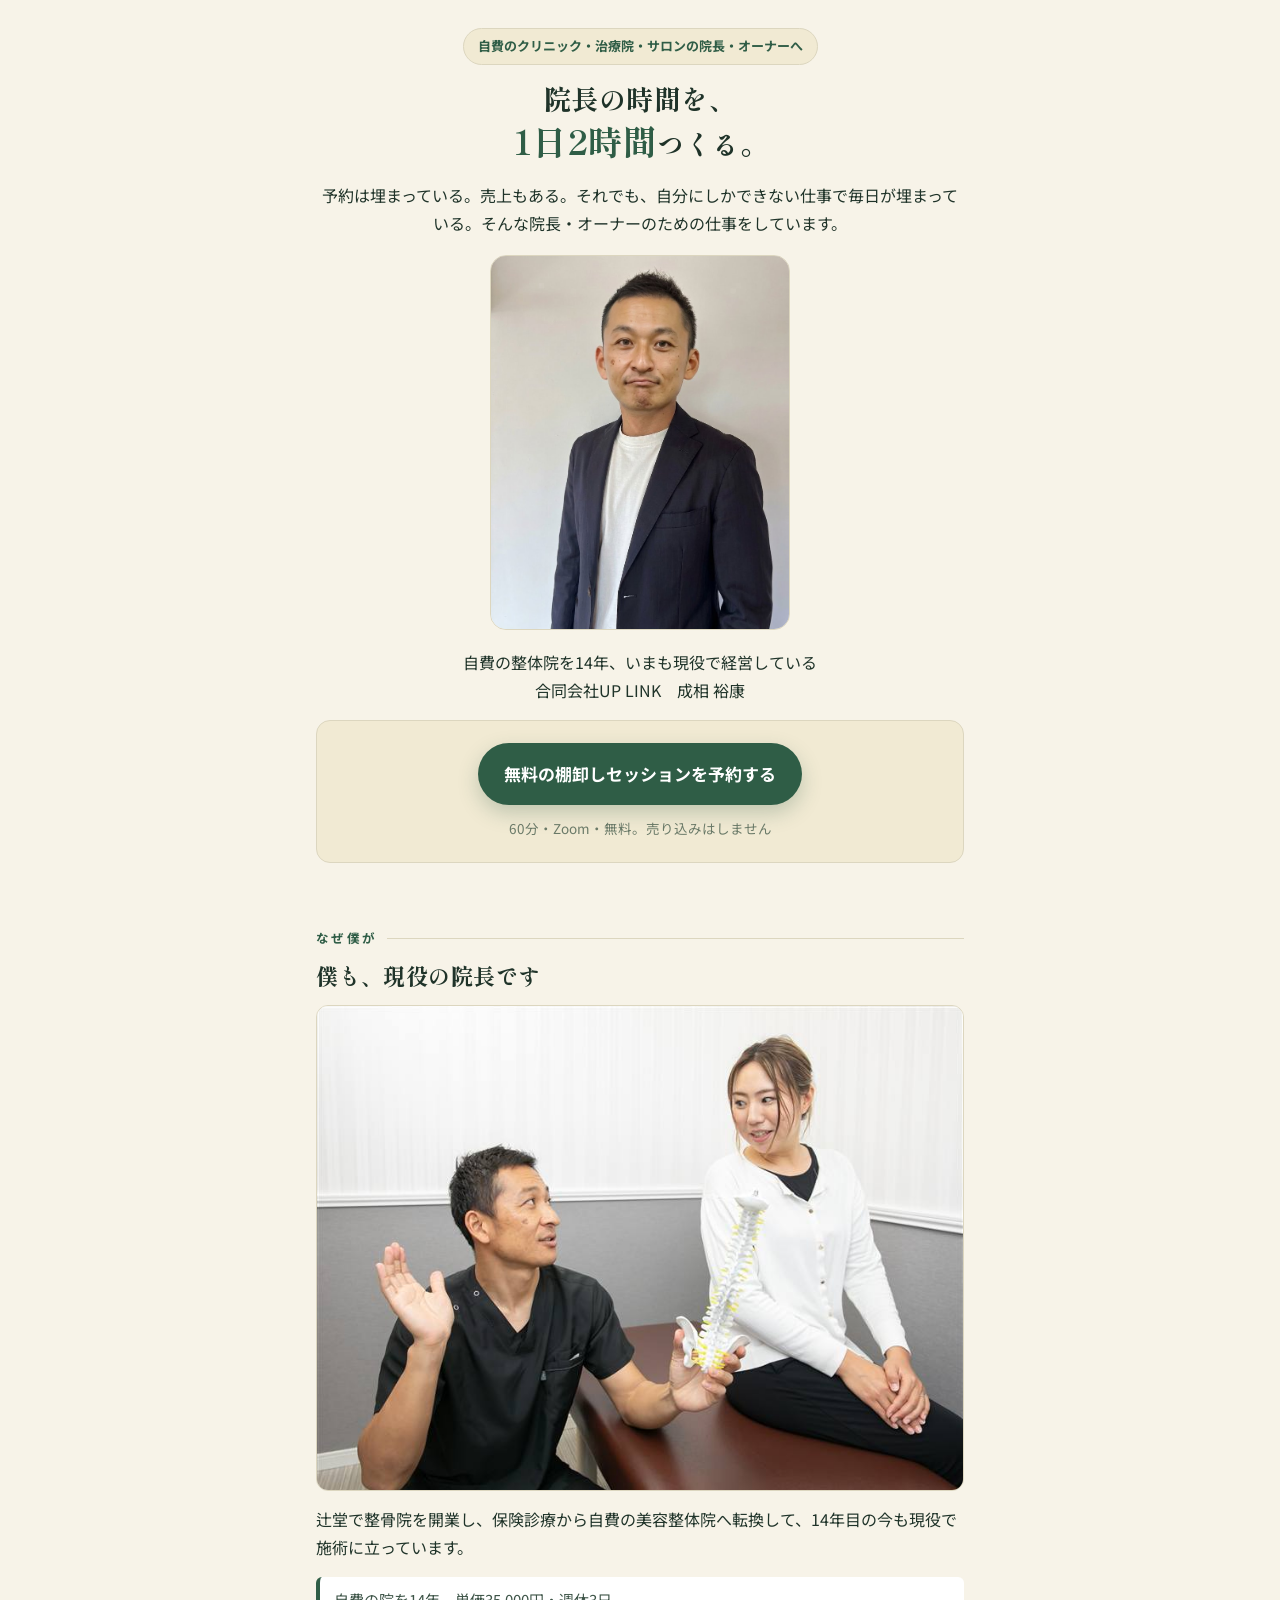
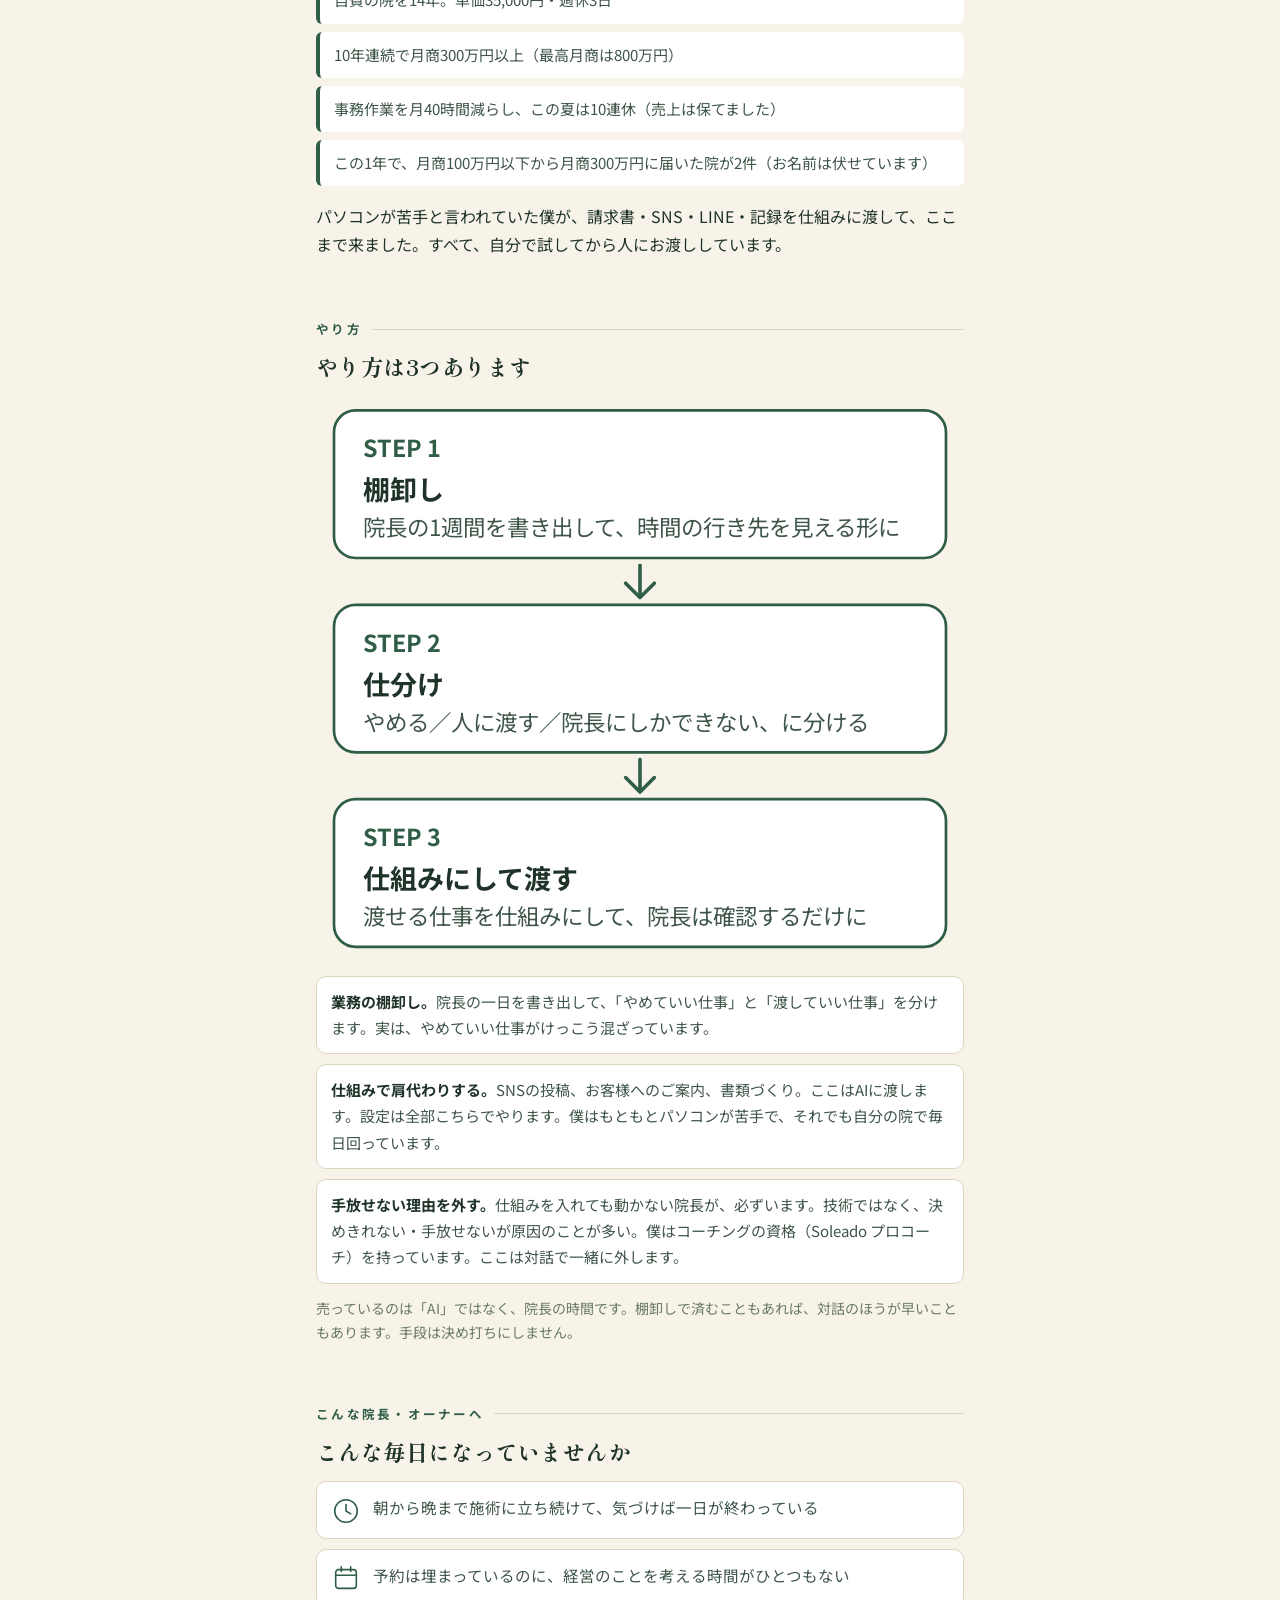
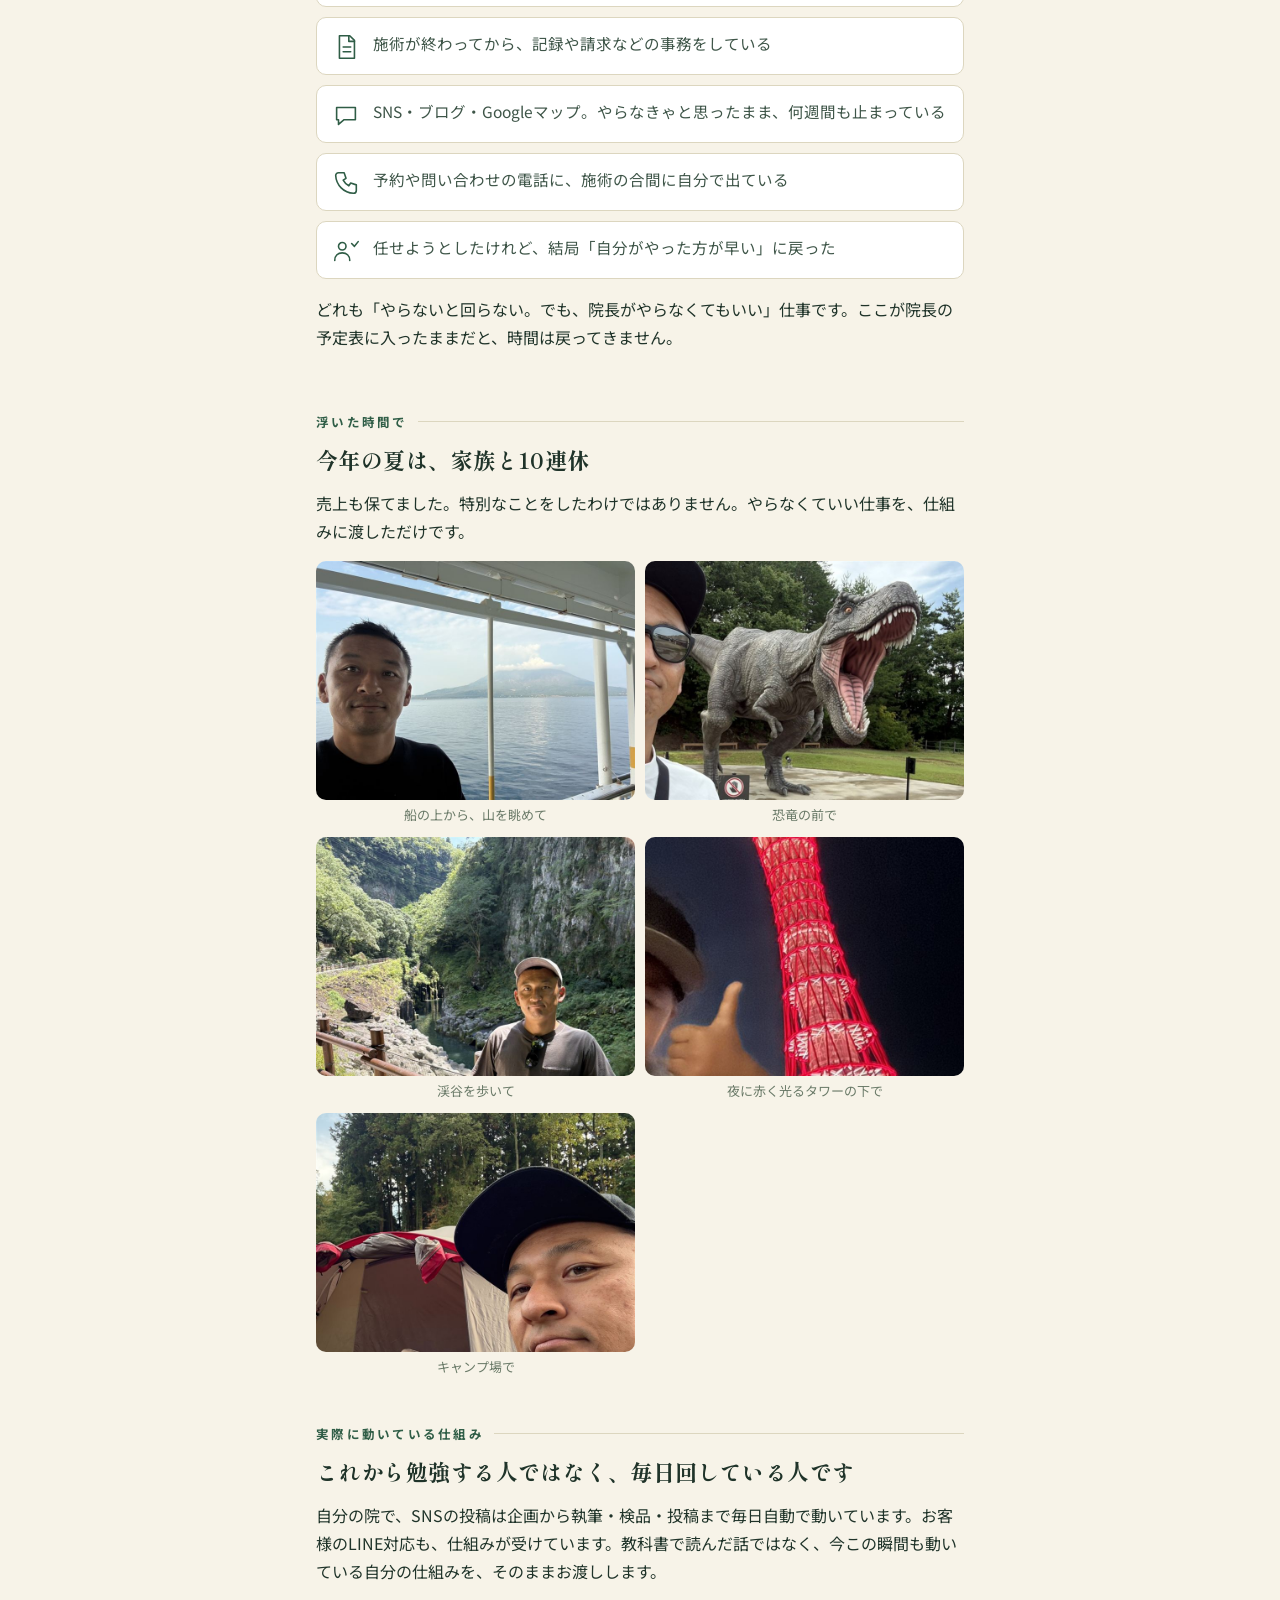
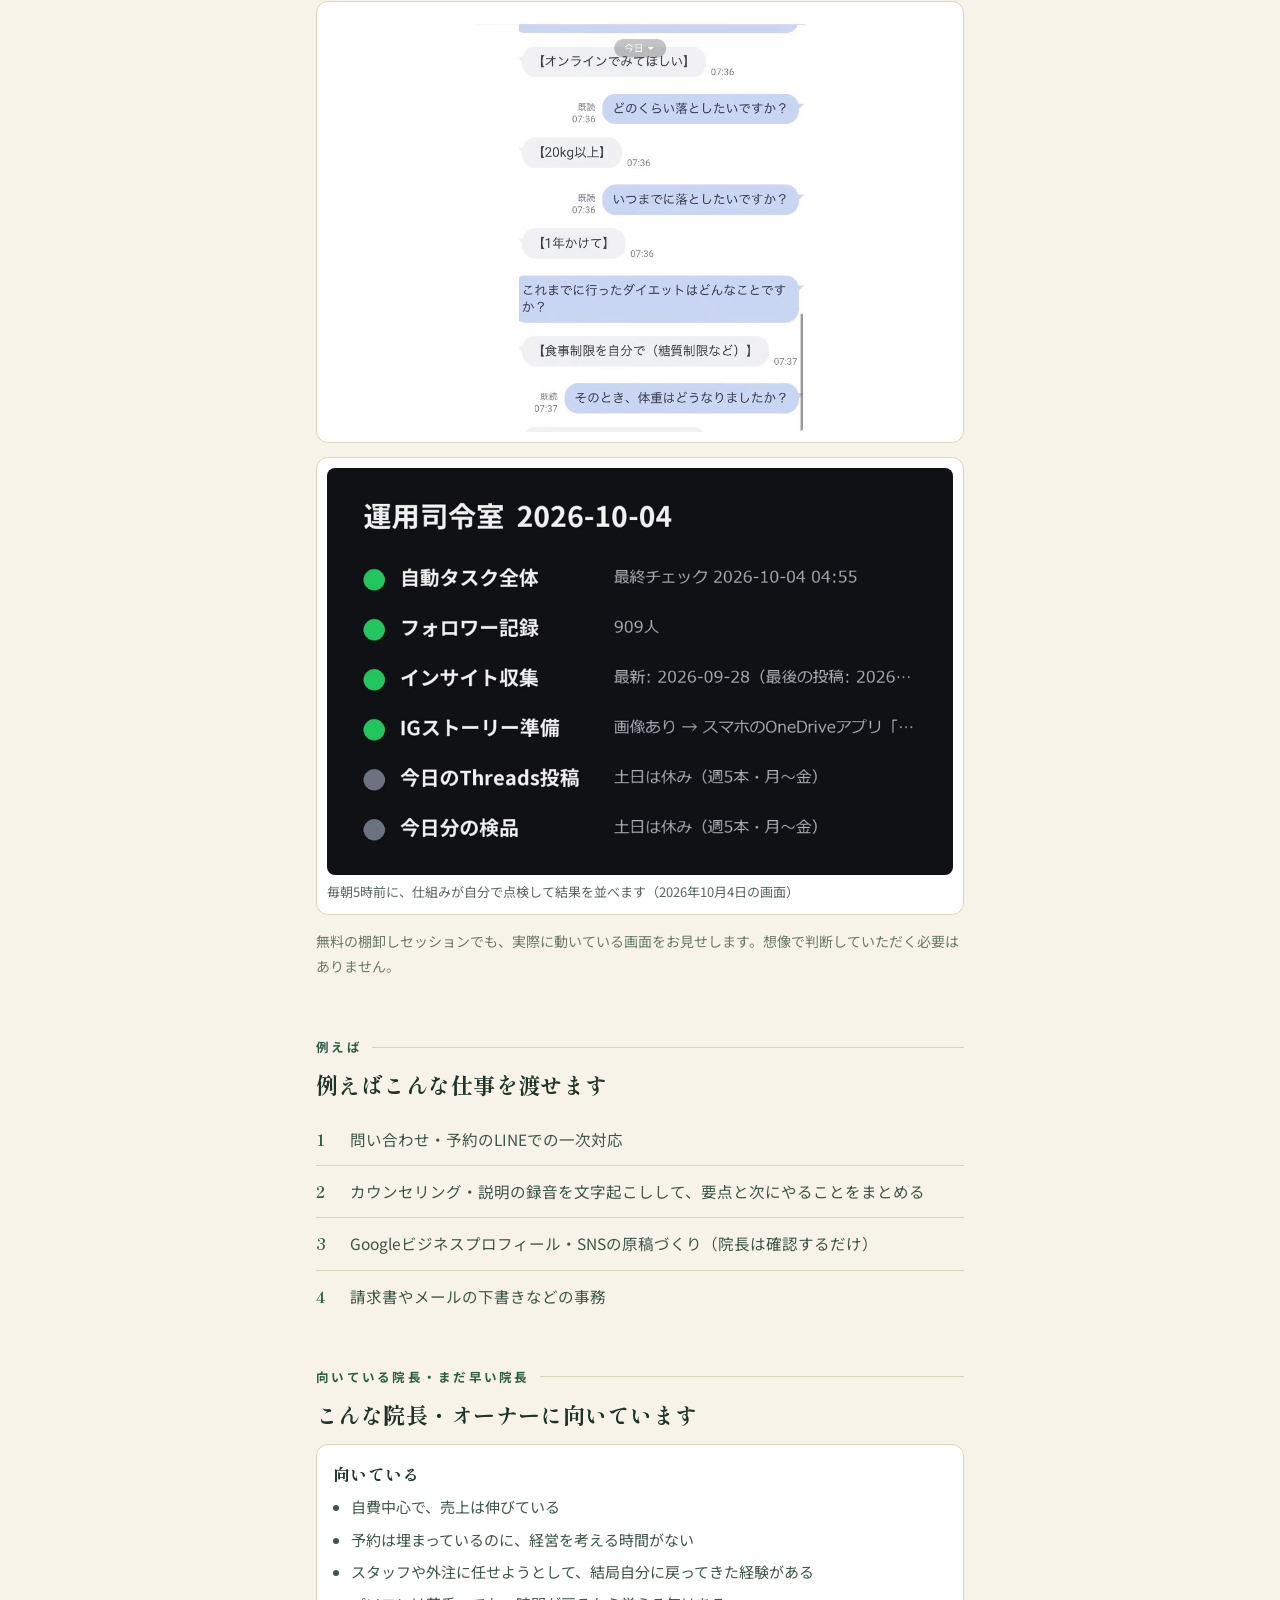
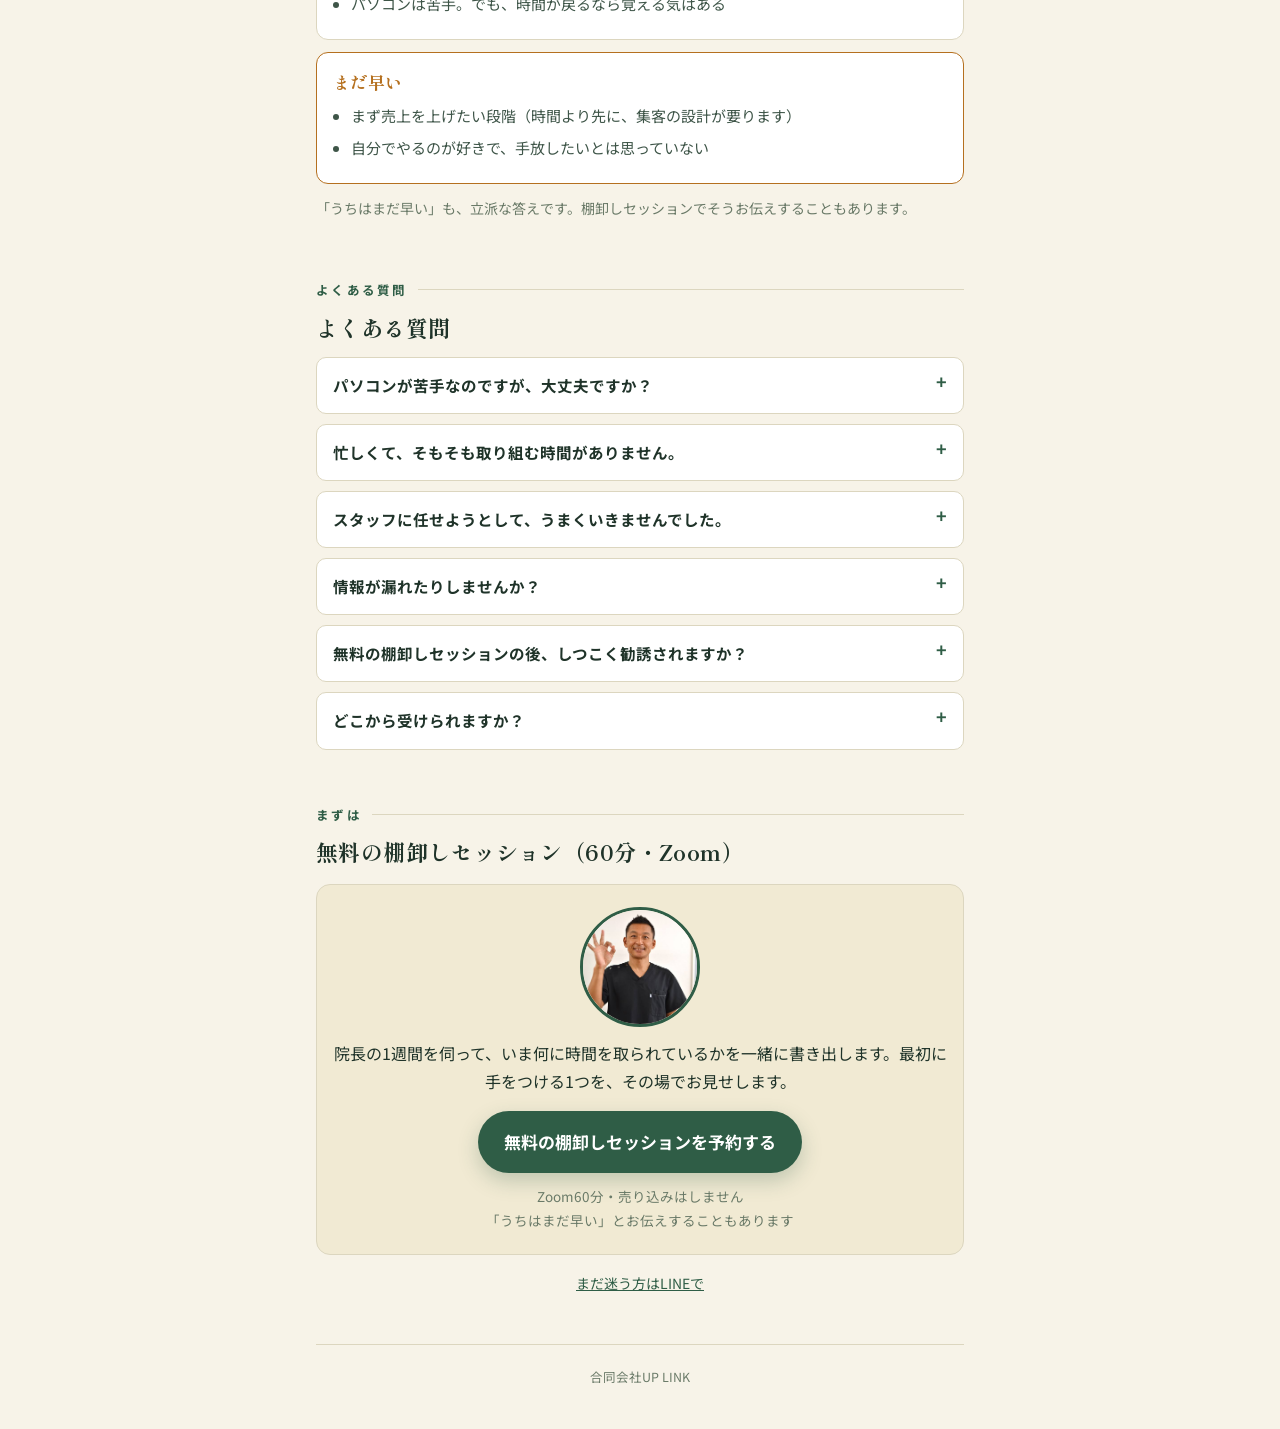
<file: index.html>
<!DOCTYPE html>
<html lang="ja">
<head>
<meta charset="UTF-8">
<meta name="viewport" content="width=device-width, initial-scale=1">
<title>自費のクリニック・治療院・サロンの院長・オーナーへ｜院長の時間を1日2時間つくる｜成相 裕康</title>
<meta name="description" content="自費の整体院を14年経営する現役の院長が、院長・オーナーの時間を1日2時間つくるお手伝いをします。まずは無料の棚卸しセッション（60分・Zoom）から。">
<link rel="canonical" href="https://hiro0183.github.io/uplink-lp/">
<meta property="og:url" content="https://hiro0183.github.io/uplink-lp/">
<meta property="og:type" content="website">
<meta property="og:title" content="院長の時間を、1日2時間つくる｜成相 裕康">
<meta property="og:description" content="自費のクリニック・治療院・サロンの院長・オーナーへ。まずは無料の棚卸しセッション（60分・Zoom）。">
<meta property="og:image" content="https://hiro0183.github.io/uplink-lp/images/ogp.jpg">
<link rel="preconnect" href="https://fonts.googleapis.com">
<link rel="preconnect" href="https://fonts.gstatic.com" crossorigin>
<link href="https://fonts.googleapis.com/css2?family=Noto+Sans+JP:wght@400;500;700&family=Shippori+Mincho:wght@500;700&display=swap" rel="stylesheet">
<style>
:root{
  --bg:#F7F3E8; --card:#FFFFFF; --line:#DCD6BF;
  --ink:#1F3329; --ink2:#3E5548; --mut:#6A7A68;
  --green:#2F5D46; --cream:#F1EAD3; --amber:#B5701F;
  --ph:#E4E4E0; --phline:#B9B9B2; --phtxt:#6B6B66;
  --ff:"Noto Sans JP","Hiragino Kaku Gothic ProN","Yu Gothic","Meiryo",sans-serif;
  --fm:"Shippori Mincho","Hiragino Mincho ProN","Yu Mincho",serif;
}
@media (prefers-color-scheme: dark){
  :root{
    --bg:#12201A; --card:#1A2C24; --line:#2E4438;
    --ink:#EDF3EC; --ink2:#C8D6C9; --mut:#9AAD9D;
    --green:#7FD1A8; --cream:#20302A; --amber:#E0A458;
    --ph:#25332C; --phline:#4A5E52; --phtxt:#9AAD9D;
  }
}
*{box-sizing:border-box}
html,body{margin:0;padding:0;overflow-x:hidden}
body{background:var(--bg);color:var(--ink);font-family:var(--ff);font-size:16px;line-height:1.75;-webkit-font-smoothing:antialiased}
.wrap{max-width:680px;margin:0 auto;padding:0 16px}
img,svg{max-width:100%;height:auto;display:block}
a{color:var(--green)}
h1,h2,h3{font-family:var(--fm);line-height:1.5;letter-spacing:.02em;margin:0 0 .6em;color:var(--ink)}
h1{font-size:27px}
h2{font-size:22px}
h3{font-size:17px}
p{margin:0 0 1em}
section{padding:40px 0 4px}
.eye{font-size:12.5px;letter-spacing:.18em;color:var(--green);font-weight:700;margin:0 0 10px;display:flex;align-items:center;gap:10px}
.eye::after{content:"";flex:1;height:1px;background:var(--line)}
.mut{color:var(--mut);font-size:14px}

/* hero */
.hero{padding:28px 0 8px;text-align:center}
.hero .tag{display:inline-block;background:var(--cream);border:1px solid var(--line);color:var(--green);border-radius:999px;padding:6px 14px;font-size:13px;font-weight:700;margin-bottom:14px}
.big{font-family:var(--fm);font-size:34px;font-weight:700;color:var(--green);line-height:1.3}
.hero .photo{width:100%;max-width:300px;aspect-ratio:4/5;object-fit:cover;object-position:50% 20%;border-radius:16px;margin:18px auto;border:1px solid var(--line)}
.cta-box{text-align:center;background:var(--cream);border:1px solid var(--line);border-radius:14px;padding:22px 16px;margin:16px 0}
.cta-btn{display:inline-block;background:var(--green);color:#fff !important;text-decoration:none;font-weight:700;font-size:17px;padding:16px 26px;border-radius:999px;box-shadow:0 8px 20px rgba(47,93,70,.25);max-width:100%}
@media (prefers-color-scheme: dark){.cta-btn{color:#0E1913 !important}}
.cta-sub{font-size:13.5px;color:var(--mut);margin:12px 0 0}

/* pains */
.pains{list-style:none;margin:0;padding:0;display:grid;gap:10px}
.pains li{display:flex;gap:12px;align-items:flex-start;background:var(--card);border:1px solid var(--line);border-radius:10px;padding:12px 14px;font-size:15.5px;color:var(--ink2)}
.pains svg{flex:none;width:30px;height:30px;stroke:var(--green);fill:none;stroke-width:1.7;stroke-linecap:round;stroke-linejoin:round;margin-top:2px}

/* who */
.who{display:grid;gap:14px}
.who img{border-radius:12px;border:1px solid var(--line);width:100%;aspect-ratio:4/3;object-fit:cover}
.facts{list-style:none;margin:0 0 1em;padding:0;display:grid;gap:8px}
.facts li{background:var(--card);border-left:4px solid var(--green);border-radius:6px;padding:10px 14px;font-size:15px;color:var(--ink2)}

/* gallery */
.gal{display:grid;grid-template-columns:1fr 1fr;gap:10px;margin:0}
.gal figure{margin:0}
.gal img{width:100%;aspect-ratio:4/3;object-fit:cover;border-radius:10px}
.gal figcaption{font-size:13px;color:var(--mut);margin-top:4px;text-align:center}

/* steps svg */
.steps svg{width:100%}
.steps text{font-family:var(--ff)}
.steps .box{fill:var(--card);stroke:var(--green);stroke-width:1.5}
.steps .t1{fill:var(--ink);font-weight:700;font-size:15px}
.steps .t2{fill:var(--ink2);font-size:12.5px}
.steps .num{fill:var(--green);font-weight:700;font-size:13px}
.steps .arr{stroke:var(--green);stroke-width:2;fill:none;stroke-linecap:round;stroke-linejoin:round}
.steplist{list-style:none;margin:14px 0 0;padding:0;display:grid;gap:10px}
.steplist li{background:var(--card);border:1px solid var(--line);border-radius:10px;padding:12px 14px;font-size:15px;color:var(--ink2)}
.steplist b{color:var(--ink)}

/* proof */
.shot{background:var(--card);border:1px solid var(--line);border-radius:12px;padding:10px;margin:0 0 14px}
.shot img{border-radius:8px;margin:0 auto;max-height:420px;width:auto}
.ph{background:var(--ph);border:2px dashed var(--phline);border-radius:12px;color:var(--phtxt);text-align:center;font-size:14px;font-weight:700;display:flex;align-items:center;justify-content:center;min-height:170px;padding:16px;margin:0 0 14px}

.numlist{list-style:none;margin:0;padding:0;counter-reset:n}
.numlist li{counter-increment:n;display:grid;grid-template-columns:26px 1fr;gap:8px;padding:12px 0;border-bottom:1px solid var(--line);font-size:15.5px;color:var(--ink2)}
.numlist li:last-child{border-bottom:none}
.numlist li::before{content:counter(n);font-family:var(--fm);font-weight:700;color:var(--green)}

.fit{display:grid;gap:12px}
.fit div{background:var(--card);border:1px solid var(--line);border-radius:12px;padding:16px}
.fit h3{margin-bottom:8px}
.fit ul{margin:0;padding-left:1.2em;font-size:15px;color:var(--ink2)}
.fit li{margin-bottom:6px}
.fit .no{border-color:var(--amber)}
.fit .no h3{color:var(--amber)}

details{background:var(--card);border:1px solid var(--line);border-radius:10px;padding:14px 16px;margin-bottom:10px}
summary{cursor:pointer;font-weight:700;font-size:15.5px;list-style:none;display:flex;justify-content:space-between;gap:10px}
summary::-webkit-details-marker{display:none}
summary::after{content:"+";color:var(--green);font-size:18px;line-height:1}
details[open] summary::after{content:"−"}
details p{margin:10px 0 0;font-size:15px;color:var(--ink2)}

.final .face{width:120px;aspect-ratio:1;object-fit:cover;object-position:50% 25%;border-radius:50%;margin:0 auto 12px;border:3px solid var(--green)}
.line-small{text-align:center;font-size:14px;margin:6px 0 0}
footer{margin-top:44px;padding:20px 0 40px;border-top:1px solid var(--line);font-size:12.5px;color:var(--mut);text-align:center;line-height:1.9}
</style>
</head>
<body>
<div class="wrap">

<!-- 1. 一番上 -->
<header class="hero">
  <div class="tag">自費のクリニック・治療院・サロンの院長・オーナーへ</div>
  <h1>院長の時間を、<br><span class="big">1日2時間</span>つくる。</h1>
  <p>予約は埋まっている。売上もある。それでも、自分にしかできない仕事で毎日が埋まっている。そんな院長・オーナーのための仕事をしています。</p>
  <img class="photo" src="images/hero.jpg" alt="成相 裕康" width="750" height="1000">
  <p style="margin:0">自費の整体院を14年、いまも現役で経営している<br>合同会社UP LINK　成相 裕康</p>
  <div class="cta-box">
    <a class="cta-btn" href="https://timerex.net/s/tujido.rapport2019_afb5/5daf3edf" target="_blank" rel="noopener">無料の棚卸しセッションを予約する</a>
    <p class="cta-sub">60分・Zoom・無料。売り込みはしません</p>
  </div>
</header>

<!-- 3. なぜ僕が -->
<section>
  <p class="eye">なぜ僕が</p>
  <h2>僕も、現役の院長です</h2>
  <div class="who">
    <img src="images/utage2.jpg" alt="骨格模型を使って、施術の説明をしている成相" width="760" height="570" loading="lazy">
    <div>
      <p>辻堂で整骨院を開業し、保険診療から自費の美容整体院へ転換して、14年目の今も現役で施術に立っています。</p>
      <ul class="facts">
        <li>自費の院を14年。単価35,000円・週休3日</li>
        <li>10年連続で月商300万円以上（最高月商は800万円）</li>
        <li>事務作業を月40時間減らし、この夏は10連休（売上は保てました）</li>
        <li>この1年で、月商100万円以下から月商300万円に届いた院が2件（お名前は伏せています）</li>
      </ul>
      <p>パソコンが苦手と言われていた僕が、請求書・SNS・LINE・記録を仕組みに渡して、ここまで来ました。すべて、自分で試してから人にお渡ししています。</p>
    </div>
  </div>
</section>

<!-- 5. やり方は3つ -->
<section>
  <p class="eye">やり方</p>
  <h2>やり方は3つあります</h2>
  <div class="steps">
    <svg viewBox="0 0 360 314" role="img" aria-label="棚卸し、仕分け、仕組みにして渡す、の3段階の図">
      <rect class="box" x="10" y="8" width="340" height="82" rx="12"/>
      <text class="num" x="26" y="34">STEP 1</text>
      <text class="t1" x="26" y="58">棚卸し</text>
      <text class="t2" x="26" y="78">院長の1週間を書き出して、時間の行き先を見える形に</text>
      <path class="arr" d="M180 94v16M172 104l8 8 8-8"/>
      <rect class="box" x="10" y="116" width="340" height="82" rx="12"/>
      <text class="num" x="26" y="142">STEP 2</text>
      <text class="t1" x="26" y="166">仕分け</text>
      <text class="t2" x="26" y="186">やめる／人に渡す／院長にしかできない、に分ける</text>
      <path class="arr" d="M180 202v16M172 212l8 8 8-8"/>
      <rect class="box" x="10" y="224" width="340" height="82" rx="12"/>
      <text class="num" x="26" y="250">STEP 3</text>
      <text class="t1" x="26" y="274">仕組みにして渡す</text>
      <text class="t2" x="26" y="294">渡せる仕事を仕組みにして、院長は確認するだけに</text>
    </svg>
  </div>
  <ul class="steplist">
    <li><b>業務の棚卸し。</b>院長の一日を書き出して、「やめていい仕事」と「渡していい仕事」を分けます。実は、やめていい仕事がけっこう混ざっています。</li>
    <li><b>仕組みで肩代わりする。</b>SNSの投稿、お客様へのご案内、書類づくり。ここはAIに渡します。設定は全部こちらでやります。僕はもともとパソコンが苦手で、それでも自分の院で毎日回っています。</li>
    <li><b>手放せない理由を外す。</b>仕組みを入れても動かない院長が、必ずいます。技術ではなく、決めきれない・手放せないが原因のことが多い。僕はコーチングの資格（Soleado プロコーチ）を持っています。ここは対話で一緒に外します。</li>
  </ul>
  <p class="mut" style="margin-top:12px">売っているのは「AI」ではなく、院長の時間です。棚卸しで済むこともあれば、対話のほうが早いこともあります。手段は決め打ちにしません。</p>
</section>

<!-- 2. こんな院長へ -->
<section>
  <p class="eye">こんな院長・オーナーへ</p>
  <h2>こんな毎日になっていませんか</h2>
  <ul class="pains">
    <li><svg viewBox="0 0 32 32" aria-hidden="true"><circle cx="16" cy="16" r="12"/><path d="M16 9v7l5 3"/></svg>朝から晩まで施術に立ち続けて、気づけば一日が終わっている</li>
    <li><svg viewBox="0 0 32 32" aria-hidden="true"><rect x="5" y="6" width="22" height="20" rx="3"/><path d="M5 12h22M11 3v5M21 3v5"/></svg>予約は埋まっているのに、経営のことを考える時間がひとつもない</li>
    <li><svg viewBox="0 0 32 32" aria-hidden="true"><path d="M9 4h11l5 5v19H9z"/><path d="M19 4v6h6M13 16h8M13 21h8"/></svg>施術が終わってから、記録や請求などの事務をしている</li>
    <li><svg viewBox="0 0 32 32" aria-hidden="true"><path d="M6 8h20v13H14l-6 5v-5H6z"/></svg>SNS・ブログ・Googleマップ。やらなきゃと思ったまま、何週間も止まっている</li>
    <li><svg viewBox="0 0 32 32" aria-hidden="true"><path d="M8 5h6l2 6-3 2a14 14 0 0 0 6 6l2-3 6 2v6a3 3 0 0 1-3 3A20 20 0 0 1 5 8a3 3 0 0 1 3-3z"/></svg>予約や問い合わせの電話に、施術の合間に自分で出ている</li>
    <li><svg viewBox="0 0 32 32" aria-hidden="true"><circle cx="12" cy="11" r="4"/><path d="M4 26c0-5 3.5-8 8-8s8 3 8 8M22 8l3 3 4-5"/></svg>任せようとしたけれど、結局「自分がやった方が早い」に戻った</li>
  </ul>
  <p style="margin-top:16px">どれも「やらないと回らない。でも、院長がやらなくてもいい」仕事です。ここが院長の予定表に入ったままだと、時間は戻ってきません。</p>
</section>

<!-- 4. 浮いた時間で -->
<section>
  <p class="eye">浮いた時間で</p>
  <h2>今年の夏は、家族と10連休</h2>
  <p>売上も保てました。特別なことをしたわけではありません。やらなくていい仕事を、仕組みに渡しただけです。</p>
  <div class="gal">
    <figure><img src="images/t1.jpg" alt="船の上から山を眺める成相" loading="lazy" width="760" height="570"><figcaption>船の上から、山を眺めて</figcaption></figure>
    <figure><img src="images/t2.jpg" alt="恐竜の像の前で撮った写真" loading="lazy" width="760" height="570"><figcaption>恐竜の前で</figcaption></figure>
    <figure><img src="images/t3.jpg" alt="渓谷を背に立つ成相" loading="lazy" width="760" height="570"><figcaption>渓谷を歩いて</figcaption></figure>
    <figure><img src="images/t4.jpg" alt="夜に赤く光るタワー" loading="lazy" width="760" height="570"><figcaption>夜に赤く光るタワーの下で</figcaption></figure>
    <figure><img src="images/t5.jpg" alt="テントの前で撮った写真" loading="lazy" width="760" height="570"><figcaption>キャンプ場で</figcaption></figure>
  </div>
</section>

<!-- 6. 実際に動いている仕組み -->
<section>
  <p class="eye">実際に動いている仕組み</p>
  <h2>これから勉強する人ではなく、毎日回している人です</h2>
  <p>自分の院で、SNSの投稿は企画から執筆・検品・投稿まで毎日自動で動いています。お客様のLINE対応も、仕組みが受けています。教科書で読んだ話ではなく、今この瞬間も動いている自分の仕組みを、そのままお渡しします。</p>
  <figure class="shot" style="margin-left:0;margin-right:0"><img src="images/line-bot.jpg" alt="AIがお客様のLINEに応答しているやりとり" loading="lazy" width="590" height="750"></figure>
  <figure class="shot" style="margin-left:0;margin-right:0"><img src="images/office.jpg" alt="毎朝自動で状態を点検している運用司令室の画面" loading="lazy" width="900" height="586"><figcaption style="font-size:13px;opacity:.75;margin-top:6px">毎朝5時前に、仕組みが自分で点検して結果を並べます（2026年10月4日の画面）</figcaption></figure>
  <p class="mut">無料の棚卸しセッションでも、実際に動いている画面をお見せします。想像で判断していただく必要はありません。</p>
</section>

<!-- 7. 渡せる仕事 -->
<section>
  <p class="eye">例えば</p>
  <h2>例えばこんな仕事を渡せます</h2>
  <ol class="numlist">
    <li>問い合わせ・予約のLINEでの一次対応</li>
    <li>カウンセリング・説明の録音を文字起こしして、要点と次にやることをまとめる</li>
    <li>Googleビジネスプロフィール・SNSの原稿づくり（院長は確認するだけ）</li>
    <li>請求書やメールの下書きなどの事務</li>
  </ol>
</section>

<!-- 8. 向いている・まだ早い -->
<section>
  <p class="eye">向いている院長・まだ早い院長</p>
  <h2>こんな院長・オーナーに向いています</h2>
  <div class="fit">
    <div>
      <h3>向いている</h3>
      <ul>
        <li>自費中心で、売上は伸びている</li>
        <li>予約は埋まっているのに、経営を考える時間がない</li>
        <li>スタッフや外注に任せようとして、結局自分に戻ってきた経験がある</li>
        <li>パソコンは苦手。でも、時間が戻るなら覚える気はある</li>
      </ul>
    </div>
    <div class="no">
      <h3>まだ早い</h3>
      <ul>
        <li>まず売上を上げたい段階（時間より先に、集客の設計が要ります）</li>
        <li>自分でやるのが好きで、手放したいとは思っていない</li>
      </ul>
    </div>
  </div>
  <p class="mut" style="margin-top:12px">「うちはまだ早い」も、立派な答えです。棚卸しセッションでそうお伝えすることもあります。</p>
</section>

<!-- 9. よくある質問 -->
<section>
  <p class="eye">よくある質問</p>
  <h2>よくある質問</h2>
  <details><summary>パソコンが苦手なのですが、大丈夫ですか？</summary><p>大丈夫です。僕自身が「パソコンが苦手といえば僕」と言われていました。設定は全部こちらで行い、使える状態にしてお渡しします。</p></details>
  <details><summary>忙しくて、そもそも取り組む時間がありません。</summary><p>だからこそ最初の一手は「増やす」ではなく「減らす」です。棚卸しセッションで、いま一番時間を取られている仕事を特定して、それを離すところから始めます。</p></details>
  <details><summary>スタッフに任せようとして、うまくいきませんでした。</summary><p>人に渡すのと、仕組みに渡すのは別です。人に渡してうまくいかなかった仕事ほど、仕組みに向いていることがあります。</p></details>
  <details><summary>情報が漏れたりしませんか？</summary><p>何をAIに渡してよいか、渡してはいけないかを最初に整理してから進めます。お客様の個人情報は渡しません。</p></details>
  <details><summary>無料の棚卸しセッションの後、しつこく勧誘されますか？</summary><p>しません。契約を迫ることは一切ありません。「うちには要らない」も立派な答えです。</p></details>
  <details><summary>どこから受けられますか？</summary><p>Zoomで全国どこからでも受けられます。</p></details>
</section>

<!-- 10. 最後 -->
<section class="final">
  <p class="eye">まずは</p>
  <h2>無料の棚卸しセッション（60分・Zoom）</h2>
  <div class="cta-box">
    <img class="face" src="images/utage1.jpg" alt="笑顔でOKサインをする成相" loading="lazy" width="760" height="507">
    <p>院長の1週間を伺って、いま何に時間を取られているかを一緒に書き出します。最初に手をつける1つを、その場でお見せします。</p>
    <a class="cta-btn" href="https://timerex.net/s/tujido.rapport2019_afb5/5daf3edf" target="_blank" rel="noopener">無料の棚卸しセッションを予約する</a>
    <p class="cta-sub">Zoom60分・売り込みはしません<br>「うちはまだ早い」とお伝えすることもあります</p>
  </div>
  <p class="line-small"><a href="https://utage-system.com/line/open/QBooAfM2qWKZ?mtid=uVqmOIrsLg8j" target="_blank" rel="noopener">まだ迷う方はLINEで</a></p>
</section>

<footer>
  合同会社UP LINK
</footer>

</div>
</body>
</html>
</file>
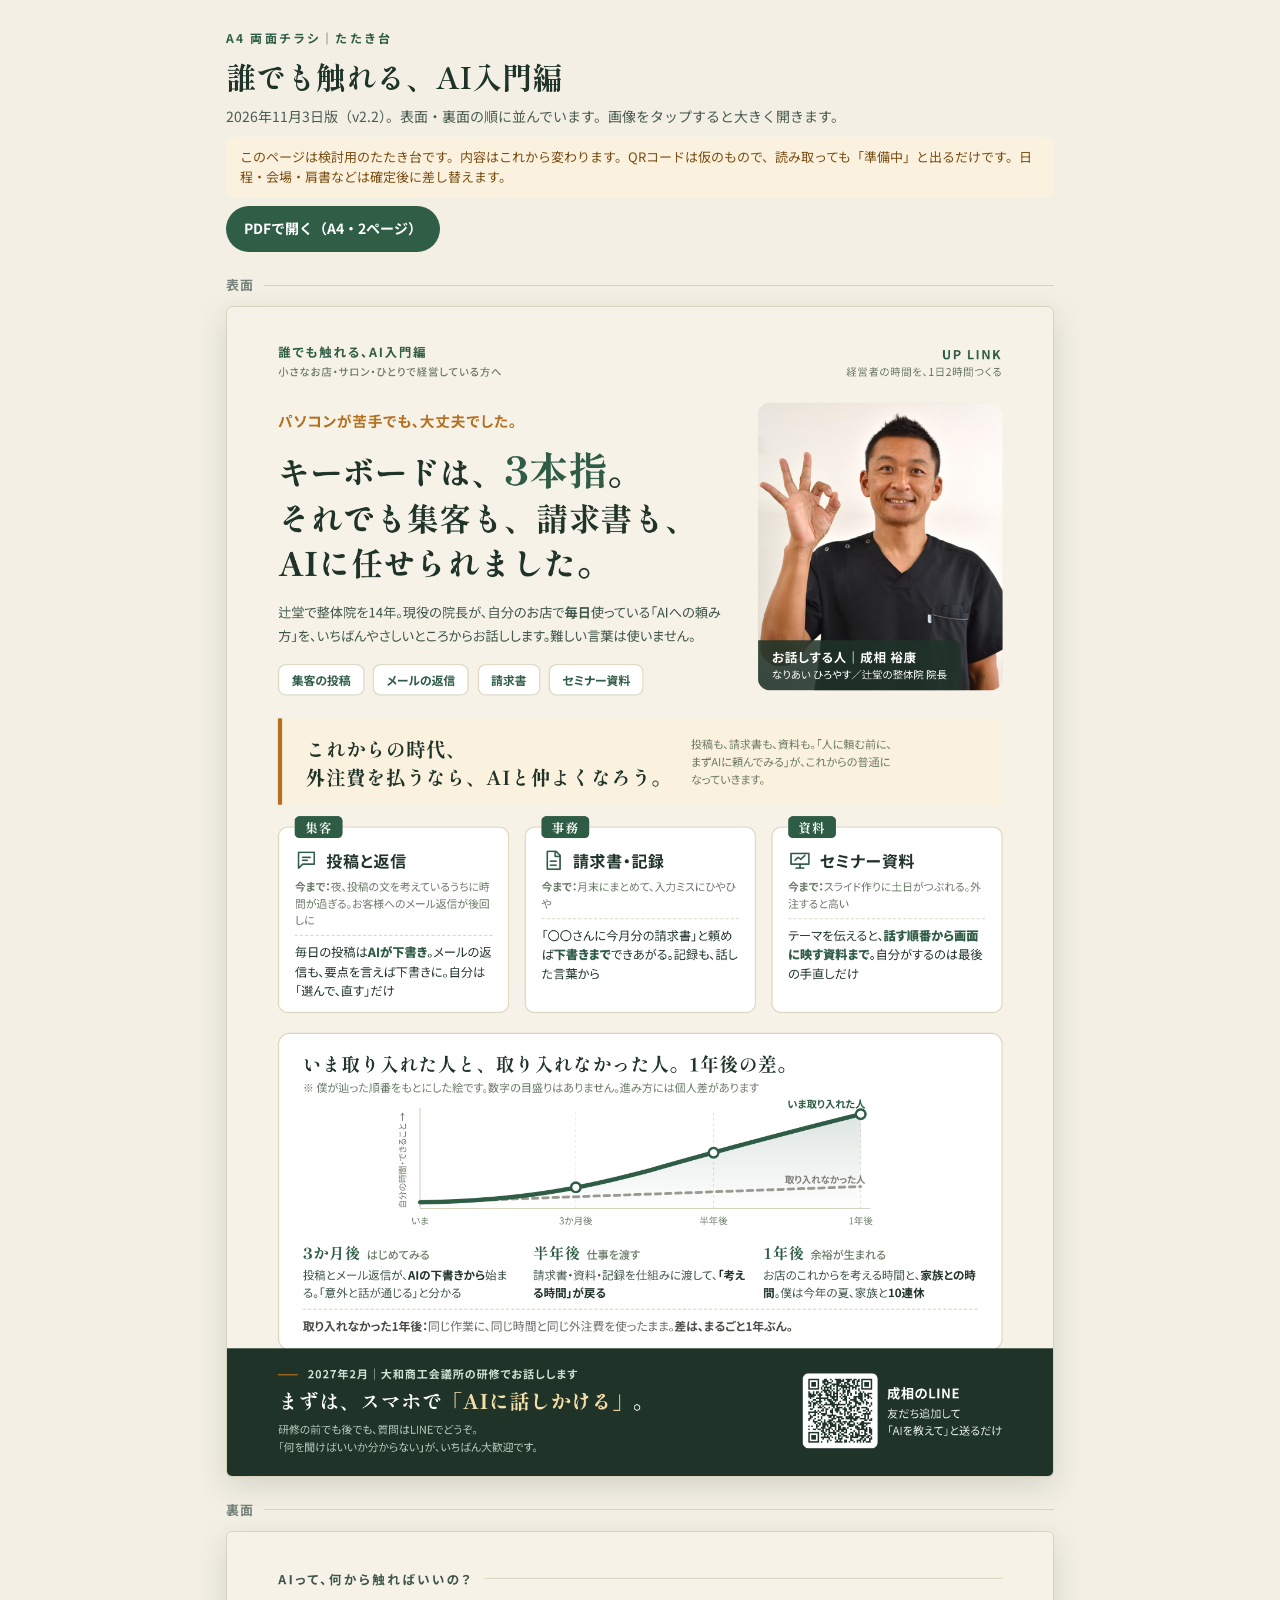
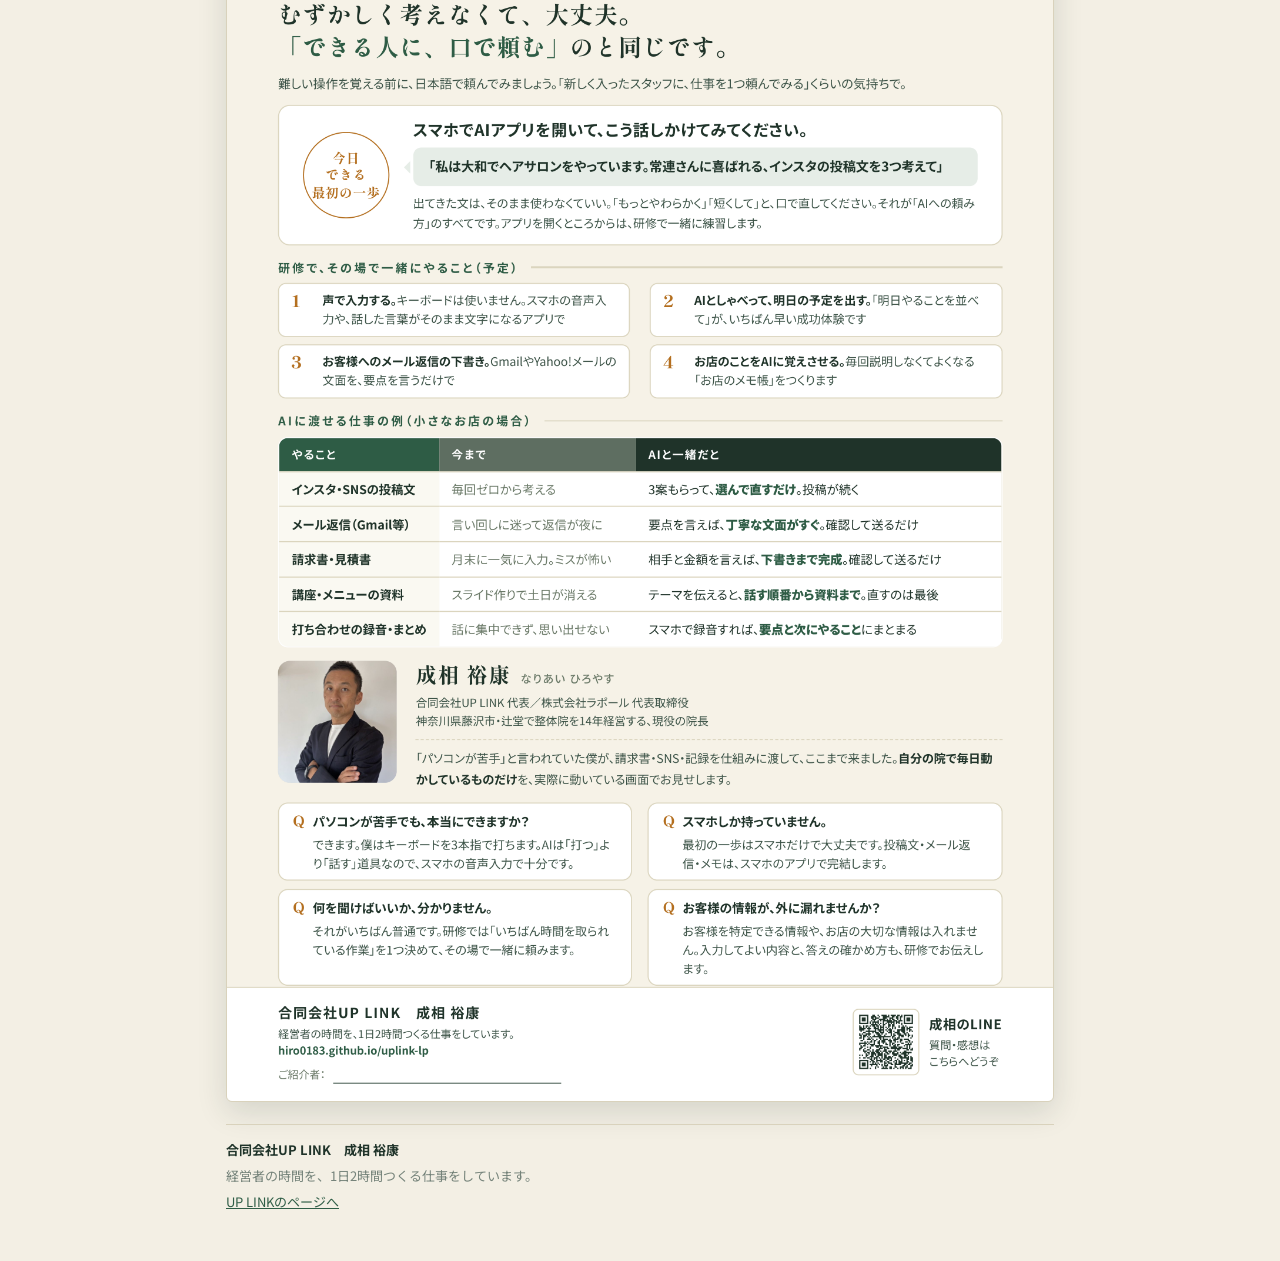
<file: ai-nyumon/index.html>
<!DOCTYPE html>
<html lang="ja">
<head>
<meta charset="UTF-8">
<meta name="viewport" content="width=device-width, initial-scale=1, viewport-fit=cover">
<meta name="robots" content="noindex,nofollow">
<title>誰でも触れるAI入門編 チラシ（たたき台）｜合同会社UP LINK</title>
<meta name="description" content="2027年2月の研修に向けたAI入門編チラシのたたき台。内容は変更の可能性があります。">
<meta property="og:title" content="誰でも触れるAI入門編 チラシ（たたき台）">
<meta property="og:description" content="AI知識ゼロの方向け、A4両面チラシのたたき台。QRは仮です。">
<meta property="og:image" content="https://hiro0183.github.io/uplink-lp/ai-nyumon/p1.png">
<meta property="og:type" content="website">
<link rel="icon" href="../favicon.svg" type="image/svg+xml">
<link rel="preconnect" href="https://fonts.googleapis.com">
<link rel="preconnect" href="https://fonts.gstatic.com" crossorigin>
<link rel="stylesheet" href="https://fonts.googleapis.com/css2?family=Shippori+Mincho:wght@700&family=Noto+Sans+JP:wght@400;700&display=swap">
<style>
:root{
  --bg:#F3EFE4; --paper:#FFFFFF; --ink:#1F3329; --ink2:#4A5C50; --mut:#75837A;
  --green:#2F5D46; --line:#D9D2BC; --note-bg:#FBF1DF; --note-ink:#7A4E12;
  --shadow:0 10px 30px rgba(31,51,41,.14);
  --fm:"Shippori Mincho","Hiragino Mincho ProN","Yu Mincho",serif;
  --ff:"Noto Sans JP","Hiragino Kaku Gothic ProN","Yu Gothic","Meiryo",sans-serif;
}
@media (prefers-color-scheme: dark){
  :root{
    --bg:#15211B; --paper:#1D2B24; --ink:#EEF3EE; --ink2:#C6D3C8; --mut:#93A396;
    --green:#8CD3AC; --line:#2F4237; --note-bg:#2E2719; --note-ink:#E6C27A;
    --shadow:0 10px 30px rgba(0,0,0,.45); color-scheme:dark;
  }
}
*{box-sizing:border-box}
html,body{margin:0;padding:0}
body{background:var(--bg);color:var(--ink);font-family:var(--ff);line-height:1.7;-webkit-font-smoothing:antialiased}
.wrap{max-width:860px;margin:0 auto;padding-block:28px 48px;padding-left:max(16px, env(safe-area-inset-left, 0px));padding-right:max(16px, env(safe-area-inset-right, 0px));display:flex;flex-direction:column;gap:22px}
header{display:flex;flex-direction:column;gap:8px}
.eyebrow{font-size:12px;letter-spacing:.18em;font-weight:700;color:var(--green);margin:0}
h1{font-family:var(--fm);font-size:clamp(22px,4.2vw,30px);line-height:1.35;margin:0;text-wrap:balance}
.sub{margin:0;color:var(--ink2);font-size:14px}
.note{background:var(--note-bg);color:var(--note-ink);border-radius:8px;padding:10px 14px;font-size:13px;line-height:1.6;margin:0}
.actions{display:flex;flex-wrap:wrap;gap:10px;margin:0}
.btn{display:inline-block;background:var(--green);color:#fff;text-decoration:none;font-weight:700;font-size:14px;padding:11px 18px;border-radius:999px}
@media (prefers-color-scheme: dark){.btn{color:#0E1913}}
.btn.ghost{background:transparent;color:var(--green);border:1.5px solid var(--green)}
figure{margin:0;display:flex;flex-direction:column;gap:10px}
figcaption{font-size:13px;color:var(--mut);letter-spacing:.08em;font-weight:700;display:flex;align-items:center;gap:10px}
figcaption::after{content:"";flex:1;height:1px;background:var(--line)}
figure a{display:block}
figure img{display:block;width:100%;max-width:100%;height:auto;background:var(--paper);border:1px solid var(--line);border-radius:6px;box-shadow:var(--shadow)}
footer{border-top:1px solid var(--line);padding-top:14px;font-size:13px;color:var(--mut);display:flex;flex-direction:column;gap:4px}
footer b{color:var(--ink);font-weight:700}
footer a{color:var(--green)}
</style>
</head>
<body>
<div class="wrap">
  <header>
    <p class="eyebrow">A4 両面チラシ｜たたき台</p>
    <h1>誰でも触れる、AI入門編</h1>
    <p class="sub">2026年11月3日版（v2.2）。表面・裏面の順に並んでいます。画像をタップすると大きく開きます。</p>
    <p class="note">このページは検討用のたたき台です。内容はこれから変わります。QRコードは仮のもので、読み取っても「準備中」と出るだけです。日程・会場・肩書などは確定後に差し替えます。</p>
    <p class="actions"><a class="btn" href="flyer.pdf" target="_blank" rel="noopener">PDFで開く（A4・2ページ）</a></p>
  </header>

  <figure>
    <figcaption>表面</figcaption>
    <a href="p1.png" target="_blank" rel="noopener"><img src="p1.png" alt="チラシ表面：キーボードは3本指。それでも集客も請求書もAIに任せられました。3つの仕事と成長曲線、研修の案内" width="1405" height="1988" loading="eager"></a>
  </figure>

  <figure>
    <figcaption>裏面</figcaption>
    <a href="p2.png" target="_blank" rel="noopener"><img src="p2.png" alt="チラシ裏面：今日できる最初の一歩、研修でやること4つ、AIに渡せる仕事の表、講師プロフィール、よくある質問" width="1405" height="1988" loading="lazy"></a>
  </figure>

  <footer>
    <b>合同会社UP LINK　成相 裕康</b>
    <span>経営者の時間を、1日2時間つくる仕事をしています。</span>
    <span><a href="../">UP LINKのページへ</a></span>
  </footer>
</div>
</body>
</html>
</file>
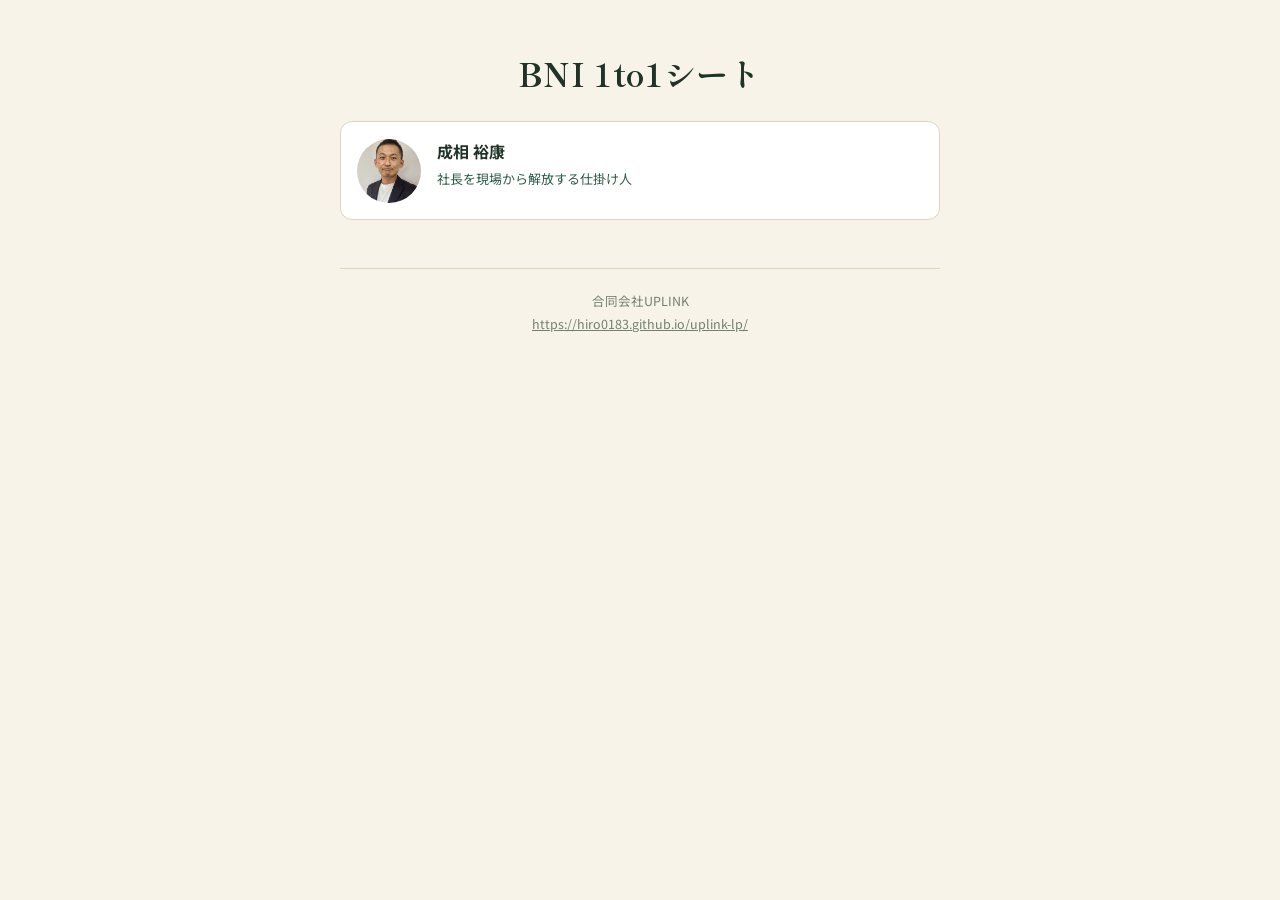
<file: bni/index.html>
<!DOCTYPE html>
<html lang="ja">
<head>
<meta charset="UTF-8">
<meta name="viewport" content="width=device-width, initial-scale=1">
<title>BNI 1to1シート一覧</title>
<meta name="robots" content="noindex,nofollow">
<link rel="preconnect" href="https://fonts.googleapis.com">
<link rel="preconnect" href="https://fonts.gstatic.com" crossorigin>
<link href="https://fonts.googleapis.com/css2?family=Noto+Sans+JP:wght@400;500;700&family=Shippori+Mincho:wght@500;700&display=swap" rel="stylesheet">
<style>
:root{
  --bg:#F7F3E8; --card:#FFFFFF; --line:#DCD6BF;
  --ink:#1F3329; --ink2:#3E5548; --mut:#71806F;
  --green:#2F5D46; --greend:#1D3A2C; --cream:#F1EAD3;
  --accent:#2F5D46;
  --ff:"Noto Sans JP","Hiragino Kaku Gothic ProN","Yu Gothic","Meiryo",sans-serif;
  --fm:"Shippori Mincho","Hiragino Mincho ProN","Yu Mincho",serif;
}
@media (prefers-color-scheme: dark){
  :root{
    --bg:#12201A; --card:#1A2C24; --line:#2E4438;
    --ink:#EDF3EC; --ink2:#C8D6C9; --mut:#8FA192;
    --green:#7FD1A8; --greend:#0E1913; --cream:#20302A;
    --accent:#7FD1A8;
  }
}
*{box-sizing:border-box}
html,body{margin:0;padding:0}
body{
  background:var(--bg); color:var(--ink); font-family:var(--ff);
  font-size:16px; line-height:1.7; -webkit-font-smoothing:antialiased;
}
.wrap{max-width:640px;margin:0 auto;padding:28px 20px 56px}
a{color:var(--green)}
h1,h2,h3{font-family:var(--fm); color:var(--ink); line-height:1.5; letter-spacing:.02em}
p{margin:0 0 1em}

/* ---- ヘッダー（名刺の続き） ---- */
.card-head{text-align:center; padding-top:8px}
.photo{width:120px;height:120px;border-radius:50%;object-fit:cover;
  border:3px solid var(--card); box-shadow:0 0 0 3px var(--green); margin:0 auto 16px; display:block}
.chapter{font-size:13px; letter-spacing:.14em; color:var(--mut); margin-bottom:6px}
.category{display:inline-block; background:var(--cream); color:var(--green);
  border:1px solid var(--line); border-radius:999px; padding:6px 16px; font-size:13.5px;
  font-weight:700; letter-spacing:.04em; margin-bottom:14px}
.name{font-size:26px; font-weight:700; margin:0 0 4px}
.kana{font-size:13.5px; color:var(--mut); margin-bottom:14px}
.tagline{font-size:16.5px; color:var(--ink2); font-weight:600}

/* ---- セクション共通 ---- */
section{margin-top:36px}
.sec-title{display:flex; align-items:center; gap:10px; font-size:13px; letter-spacing:.18em;
  color:var(--green); font-weight:700; margin-bottom:14px}
.sec-title::after{content:"";flex:1;height:1px;background:var(--line)}

/* ---- 引用カード（紹介のお願い） ---- */
.ask-card{background:var(--card); border:1px solid var(--line); border-left:4px solid var(--green);
  border-radius:10px; padding:22px 20px; font-size:16.5px; line-height:1.8; color:var(--ink)}

/* ---- 番号リスト ---- */
.numlist{list-style:none; margin:0; padding:0; counter-reset:n}
.numlist li{counter-increment:n; display:grid; grid-template-columns:28px 1fr; gap:10px;
  padding:12px 0; border-bottom:1px solid var(--line); font-size:15.5px; color:var(--ink2)}
.numlist li:last-child{border-bottom:none}
.numlist li::before{content:counter(n); font-family:var(--fm); font-weight:700; color:var(--green); font-size:16px}
.note{font-size:13.5px; color:var(--mut); margin-top:12px}

/* ---- CTA ---- */
.cta-box{text-align:center; background:var(--cream); border:1px solid var(--line);
  border-radius:14px; padding:26px 18px; margin-top:14px}
.cta-btn{display:inline-block; background:var(--green); color:#FFFFFF !important; text-decoration:none;
  font-weight:700; font-size:17px; letter-spacing:.03em; padding:16px 30px; border-radius:999px;
  box-shadow:0 8px 20px rgba(47,93,70,.28)}
.cta-sub{font-size:13.5px; color:var(--mut); margin-top:14px; margin-bottom:0}

/* ---- 紹介できる専門家（チップ） ---- */
.give-intro{font-size:14.5px; color:var(--mut); margin-bottom:16px}
.give-group{margin-bottom:16px}
.give-field{font-size:14.5px; font-weight:700; color:var(--ink); margin-bottom:8px}
.give-field .cnt{color:var(--mut); font-weight:400; font-size:13px}
.chips{display:flex; flex-wrap:wrap; gap:8px}
.chip{background:var(--card); border:1px solid var(--line); border-radius:999px;
  padding:6px 13px; font-size:13.5px; color:var(--ink2)}

/* ---- details ---- */
details{background:var(--card); border:1px solid var(--line); border-radius:10px;
  padding:16px 18px; margin-bottom:12px}
details > summary{cursor:pointer; font-weight:700; font-size:15.5px; color:var(--ink); list-style:none;
  display:flex; align-items:center; justify-content:space-between}
details > summary::-webkit-details-marker{display:none}
details > summary::after{content:"▾"; color:var(--green); font-size:13px; margin-left:8px}
details[open] > summary::after{content:"▴"}
.gains-block{margin-top:14px}
.gains-block h4{font-size:12.5px; letter-spacing:.14em; color:var(--green); margin:0 0 8px; font-weight:700}
.gains-block ul{margin:0 0 14px; padding-left:1.2em}
.gains-block li{font-size:14.5px; color:var(--ink2); margin-bottom:6px; line-height:1.65}
.bio-block{margin-top:6px}
.bio-block dl{margin:0 0 14px}
.bio-block dt{font-size:12px; color:var(--mut); letter-spacing:.06em; margin-top:10px}
.bio-block dd{font-size:14.5px; color:var(--ink2); margin:2px 0 0; line-height:1.7}

/* ---- フッター ---- */
footer{margin-top:48px; padding-top:20px; border-top:1px solid var(--line);
  font-size:12.5px; color:var(--mut); text-align:center; line-height:1.9}
footer a{color:var(--mut)}

/* ---- 一覧ページ用 ---- */
.member-list{list-style:none; margin:0; padding:0; display:grid; gap:14px}
.member-card{display:flex; align-items:center; gap:16px; background:var(--card);
  border:1px solid var(--line); border-radius:12px; padding:16px; text-decoration:none}
.member-card img{width:64px;height:64px;border-radius:50%;object-fit:cover;flex:none}
.member-card .mc-name{font-weight:700; color:var(--ink); font-size:16px; margin:0 0 2px}
.member-card .mc-cat{font-size:13px; color:var(--green)}
</style>
</head>
<body>
<div class="wrap">
  <h1 style="text-align:center;margin-bottom:24px">BNI 1to1シート</h1>
  <ul class="member-list">
    <li><a class="member-card" href="nariai/"><img src="nariai/photo.jpg" alt="成相 裕康"><div><p class="mc-name">成相 裕康</p><p class="mc-cat">社長を現場から解放する仕掛け人</p></div></a></li>
  </ul>
  <footer>合同会社UPLINK<br><a href="https://hiro0183.github.io/uplink-lp/" target="_blank" rel="noopener">https://hiro0183.github.io/uplink-lp/</a></footer>
</div>
</body>
</html>
</file>
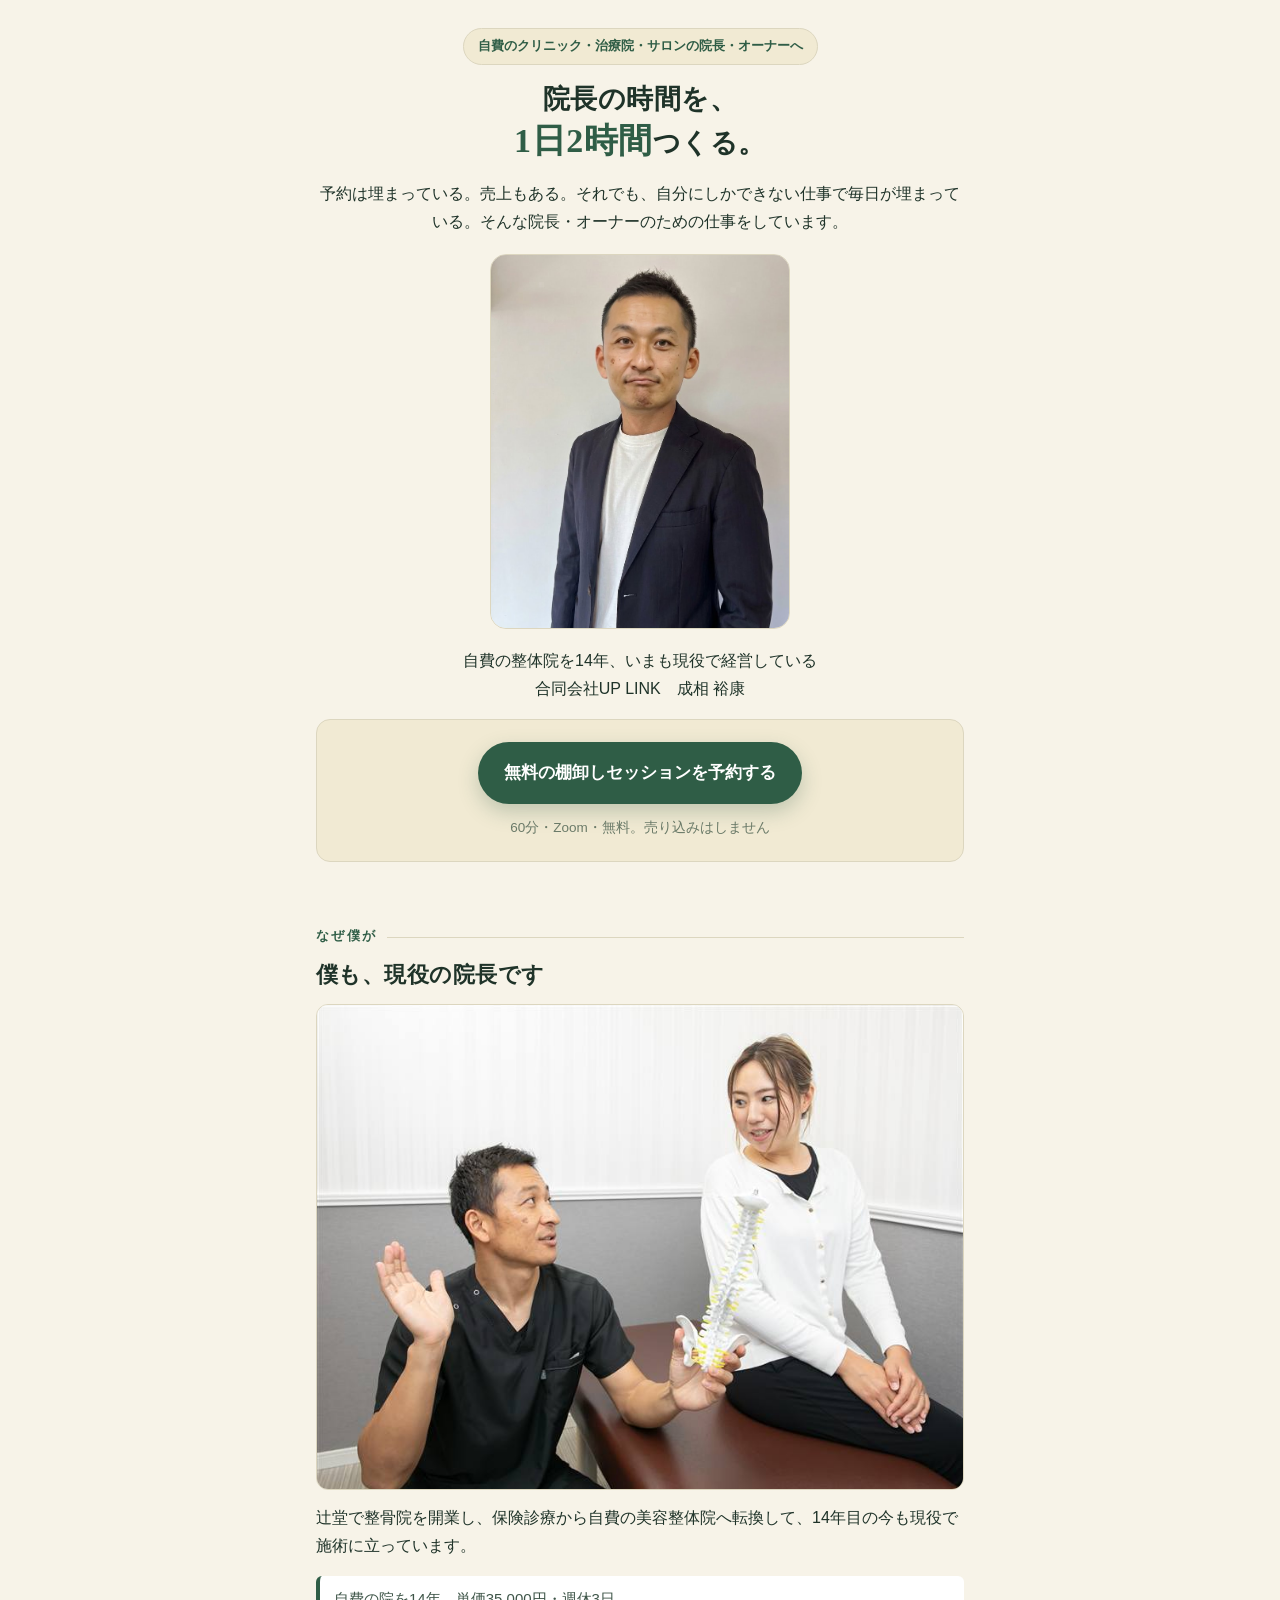
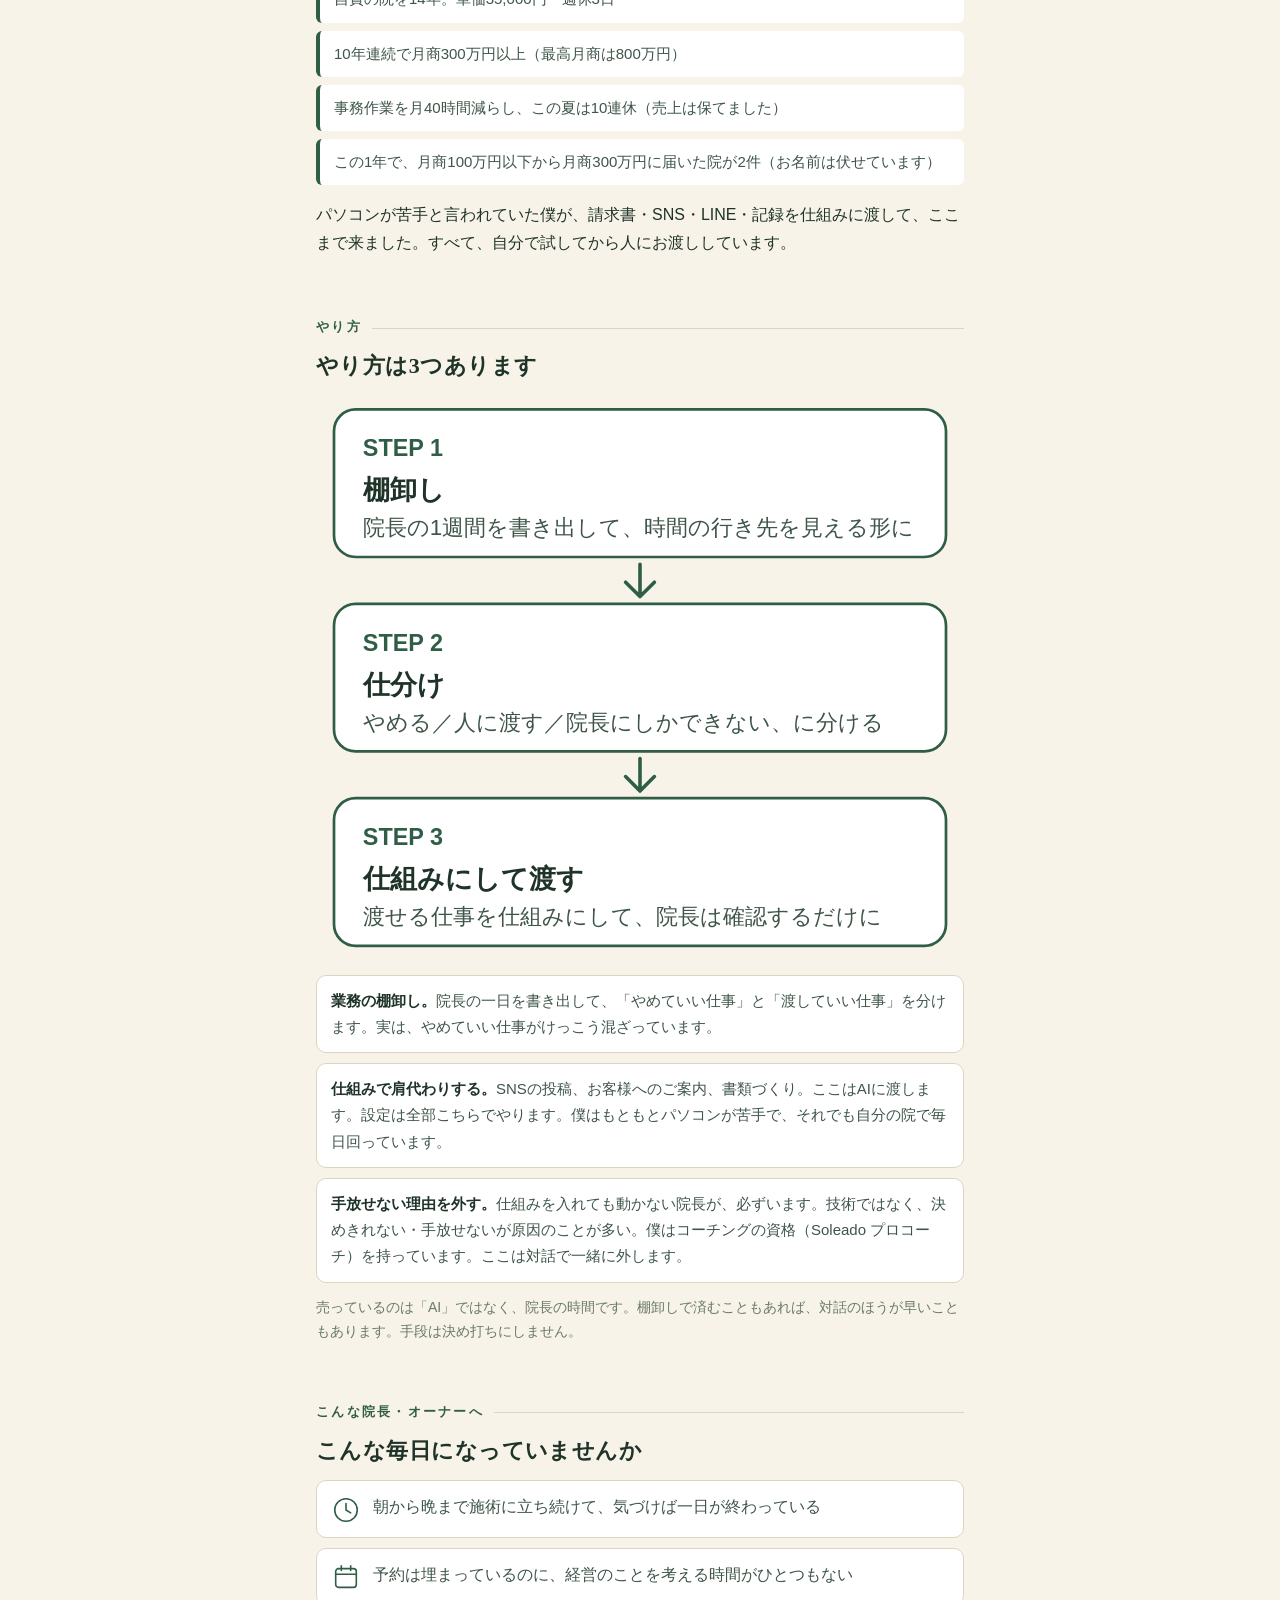
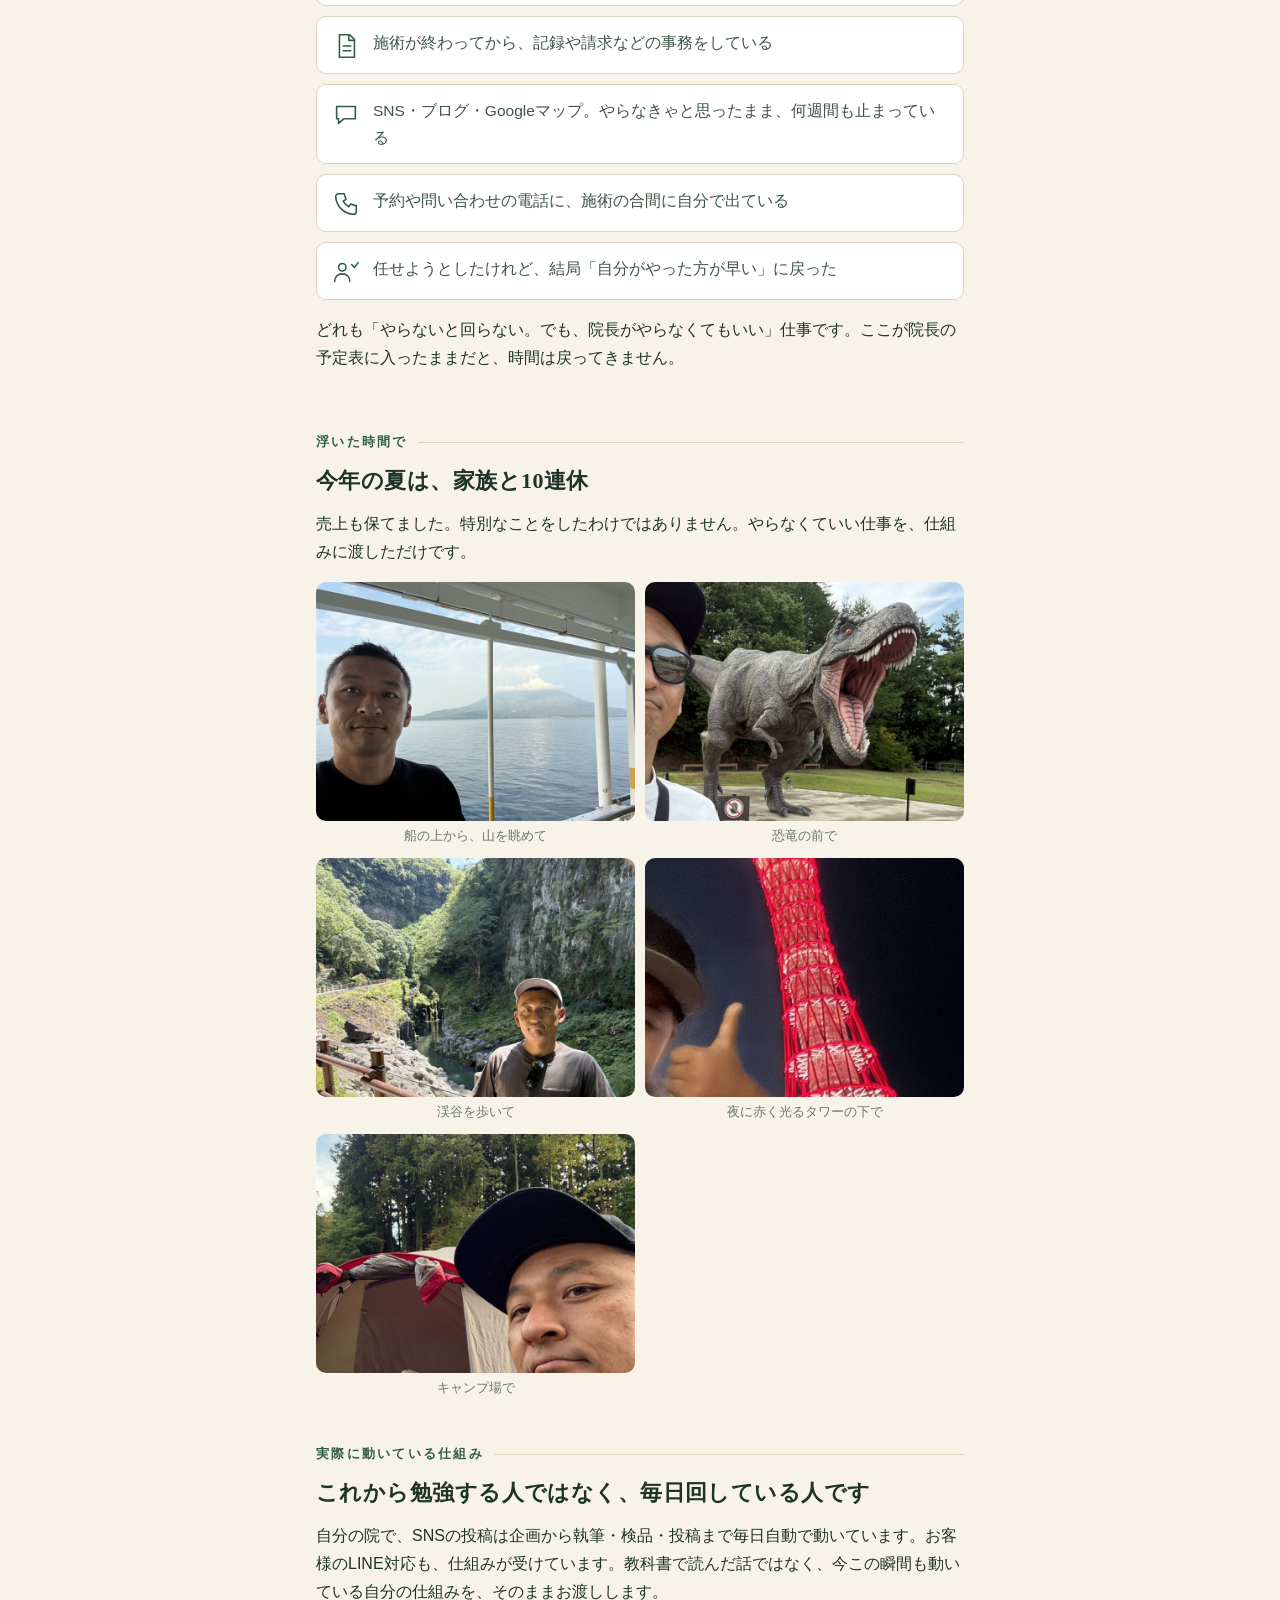
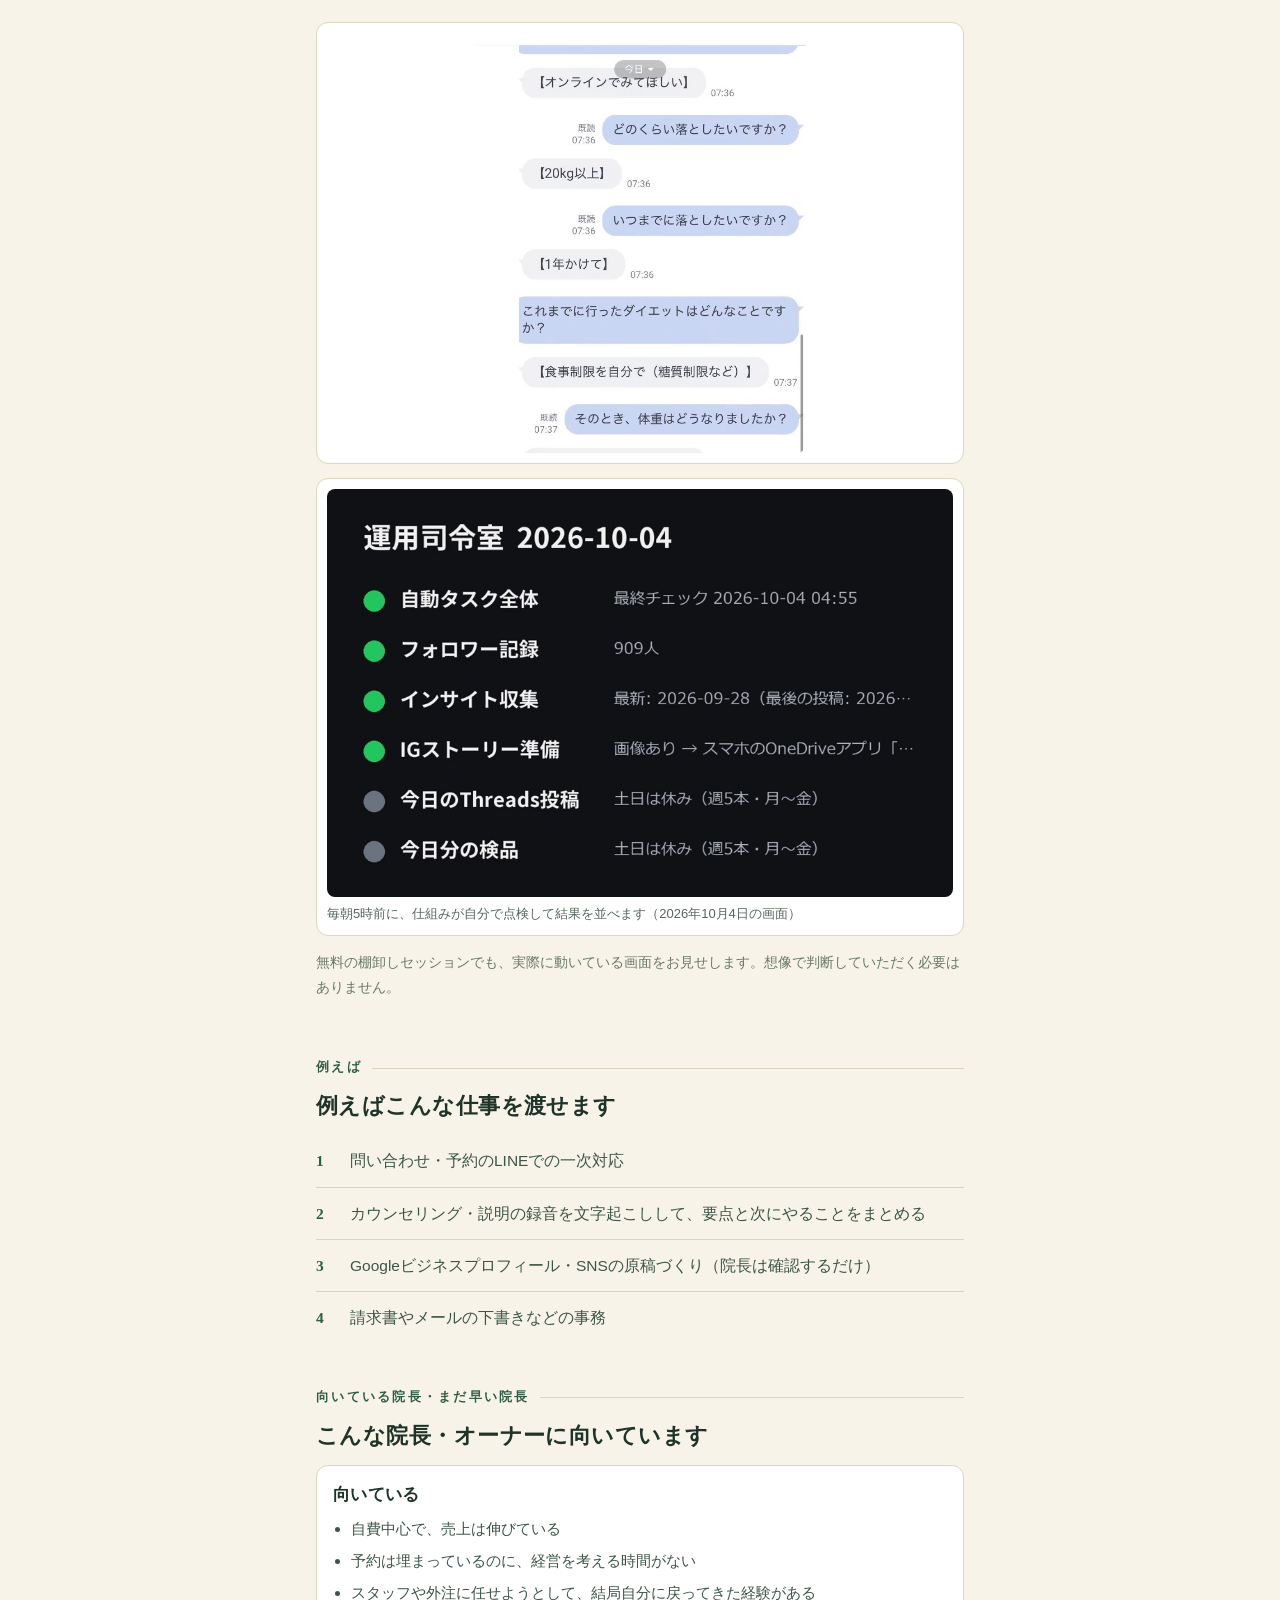
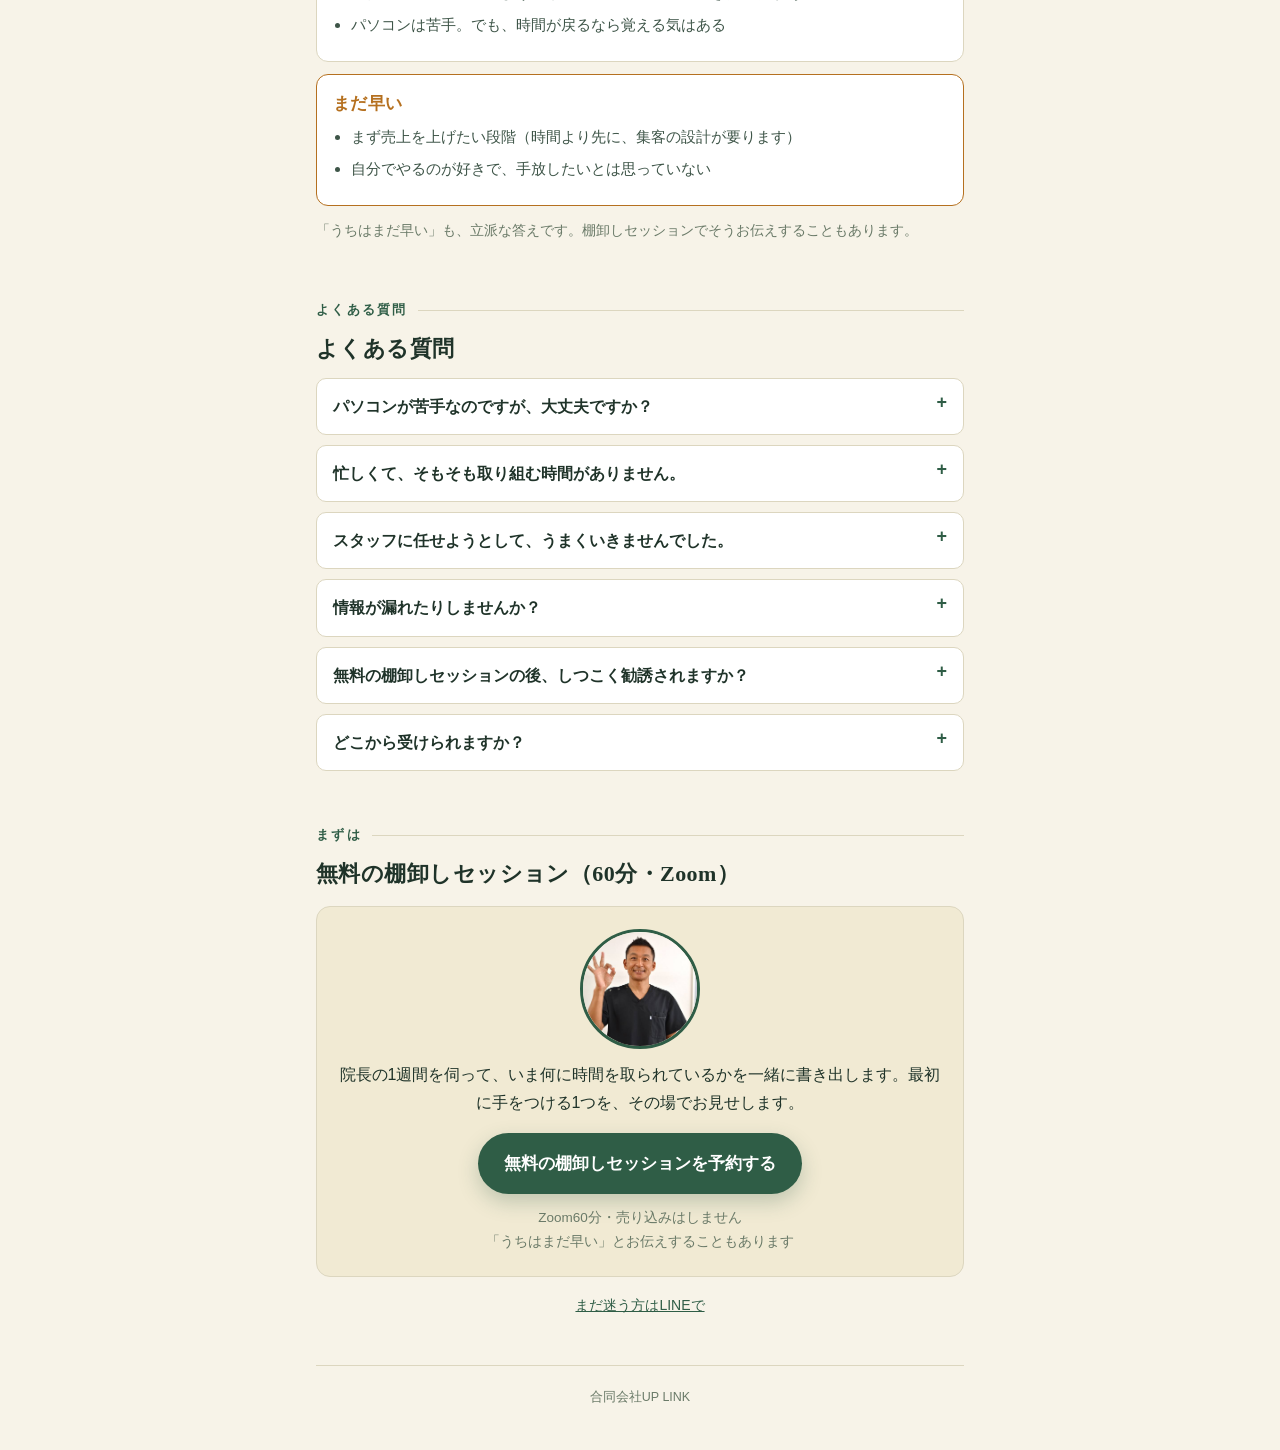
<file: card/index.html>
<!doctype html>
<html lang="ja"><head><meta charset="utf-8">
<meta name="viewport" content="width=device-width,initial-scale=1">
<meta name="robots" content="noindex">
<title>成相 裕康</title>
<!--
  名刺のQRの「入口」。名刺は刷り直さず、ここの行き先（下の3か所のURL）だけ変えれば飛び先が変わる。
  このページの場所（card/）は動かさない・消さない。
-->
<meta http-equiv="refresh" content="0; url=https://hiro0183.github.io/uplink-lp/">
<link rel="canonical" href="https://hiro0183.github.io/uplink-lp/">
<script>location.replace("https://hiro0183.github.io/uplink-lp/" + location.search);</script>
</head><body style="font-family:sans-serif;padding:24px">
<p><a href="https://hiro0183.github.io/uplink-lp/">ページを開く</a></p>
</body></html>
</file>
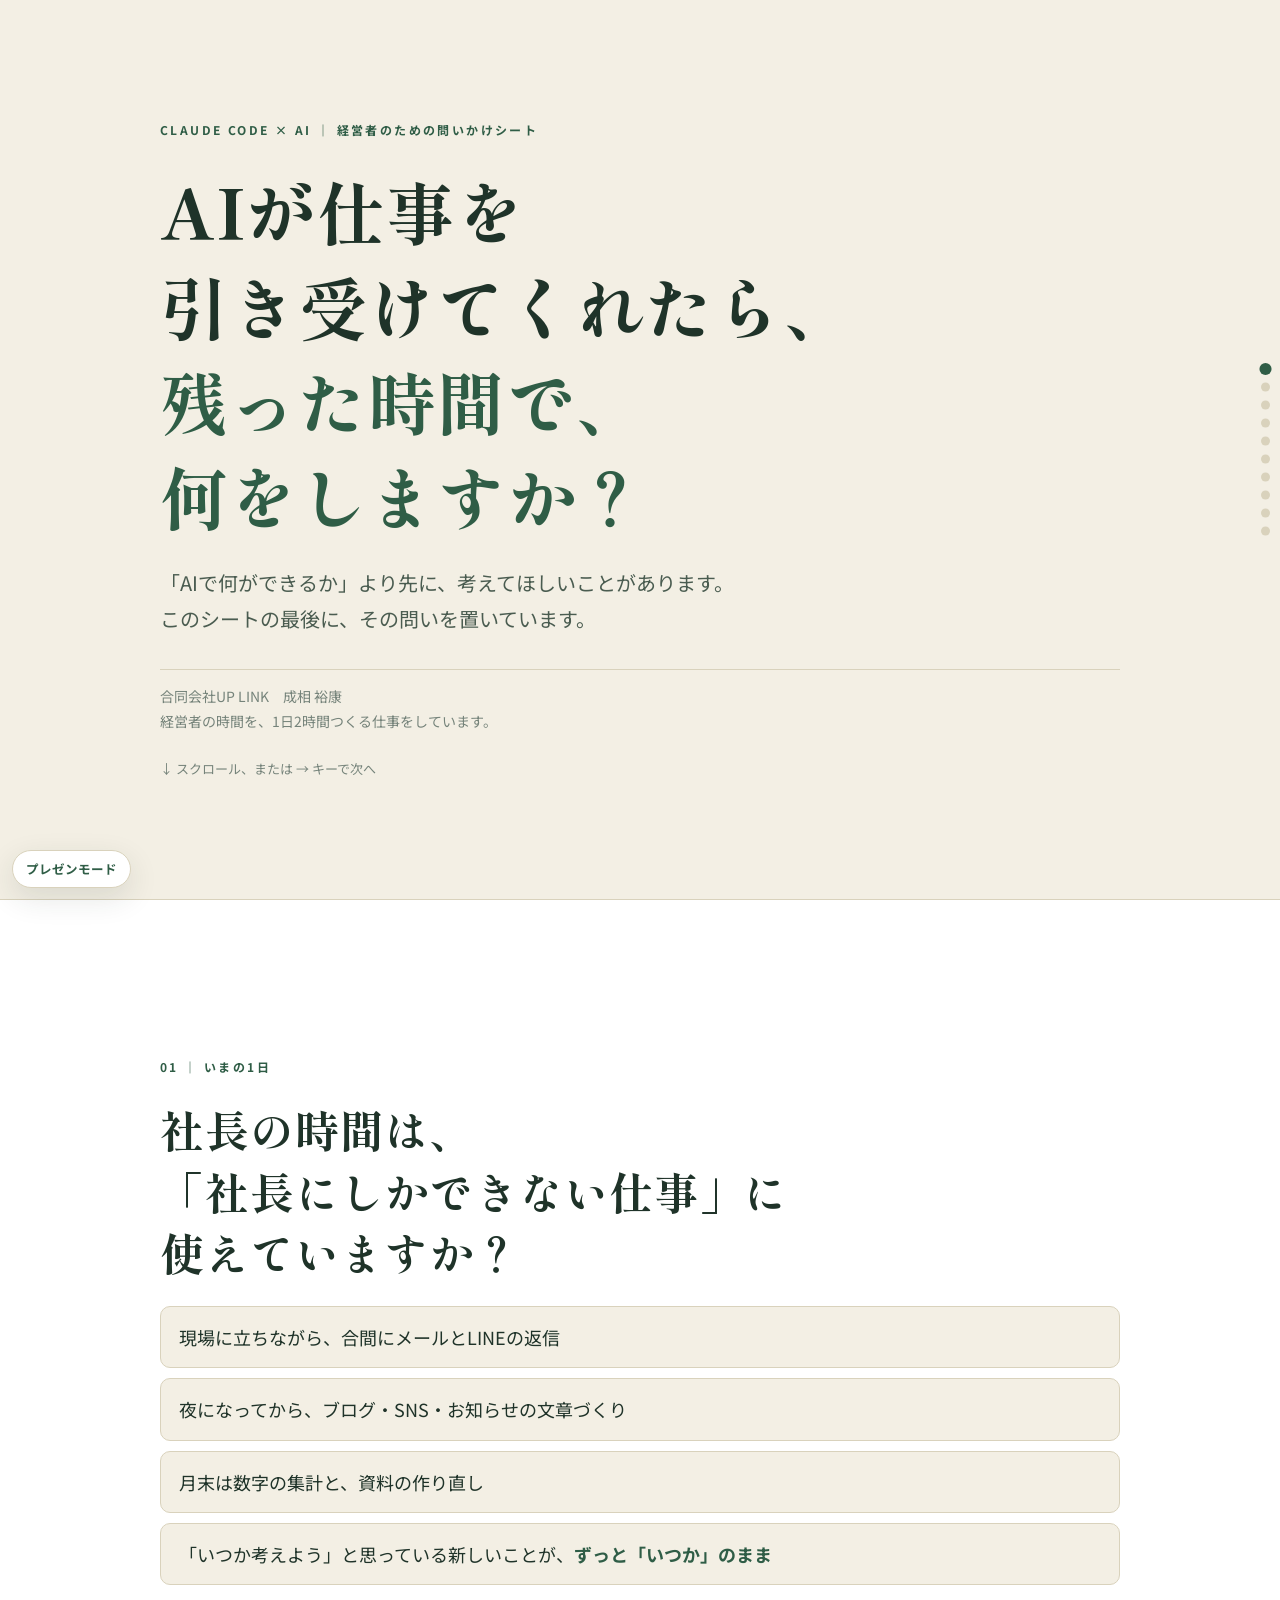
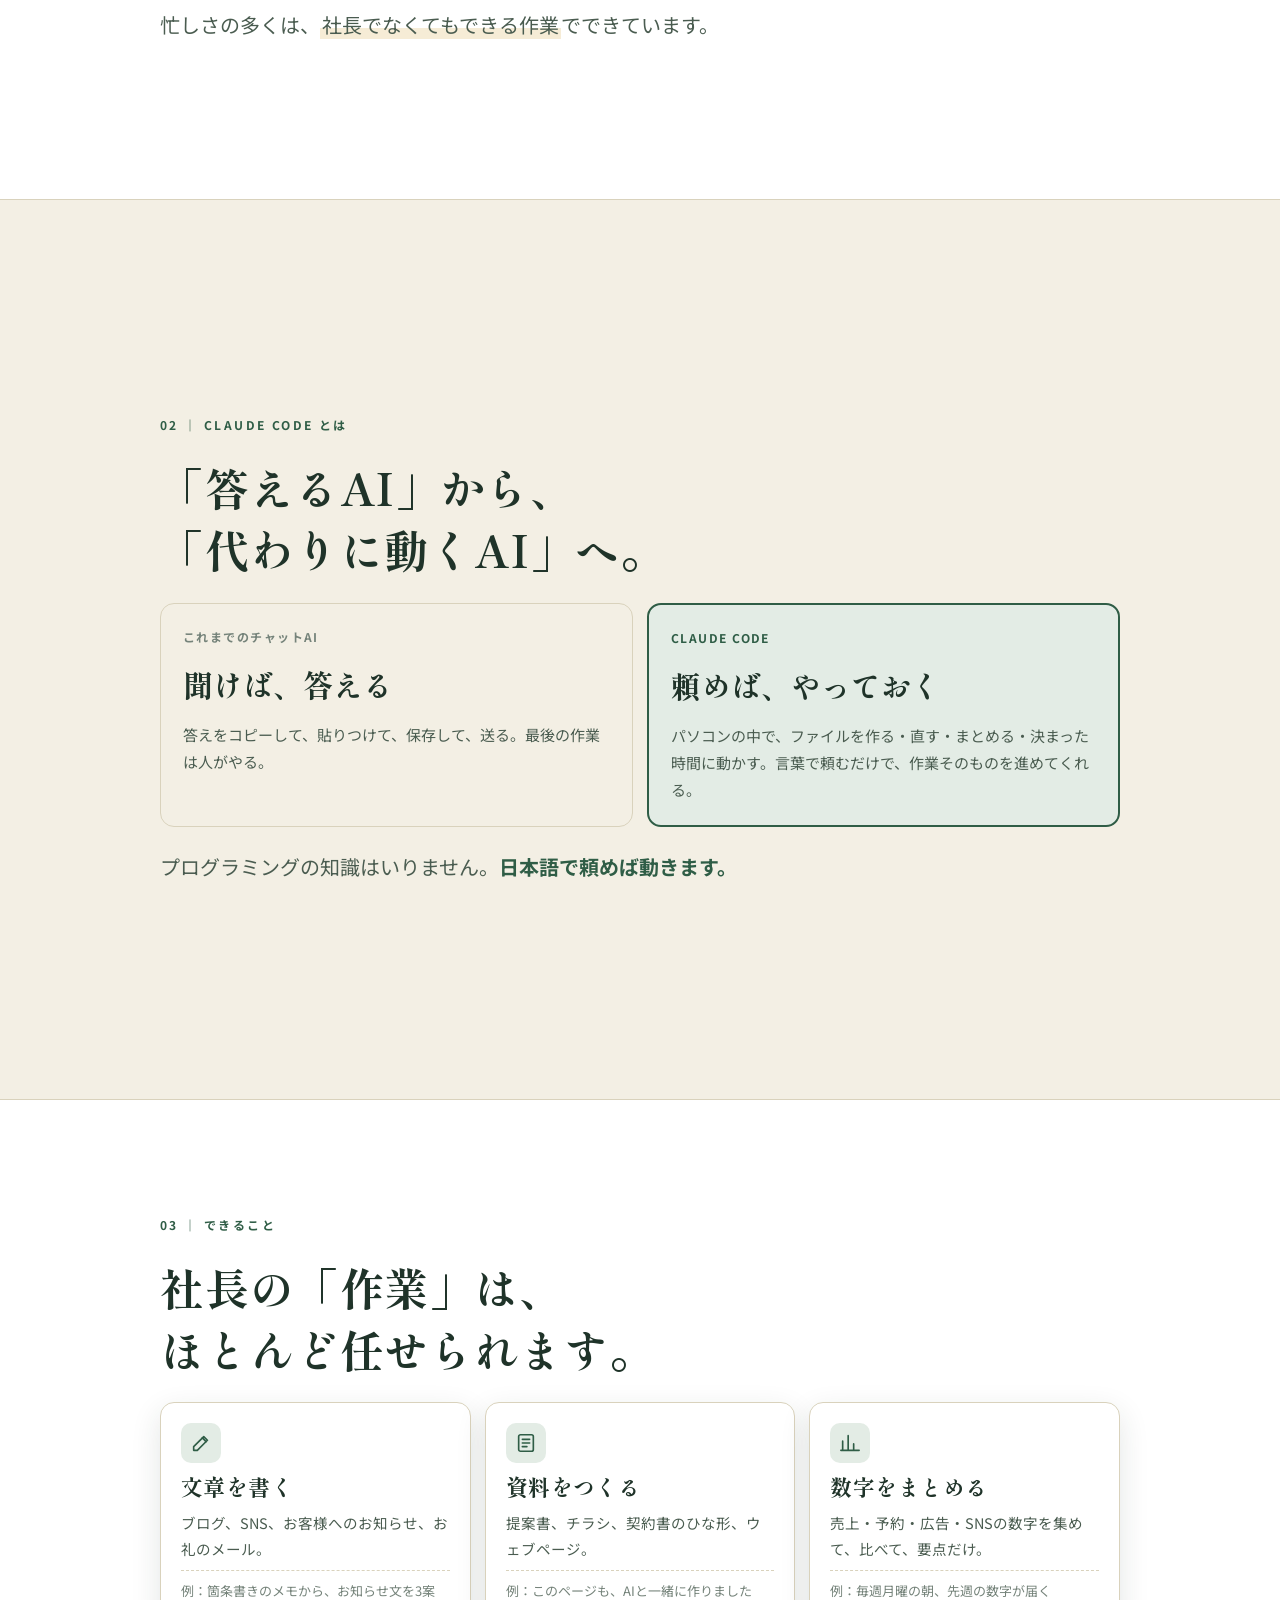
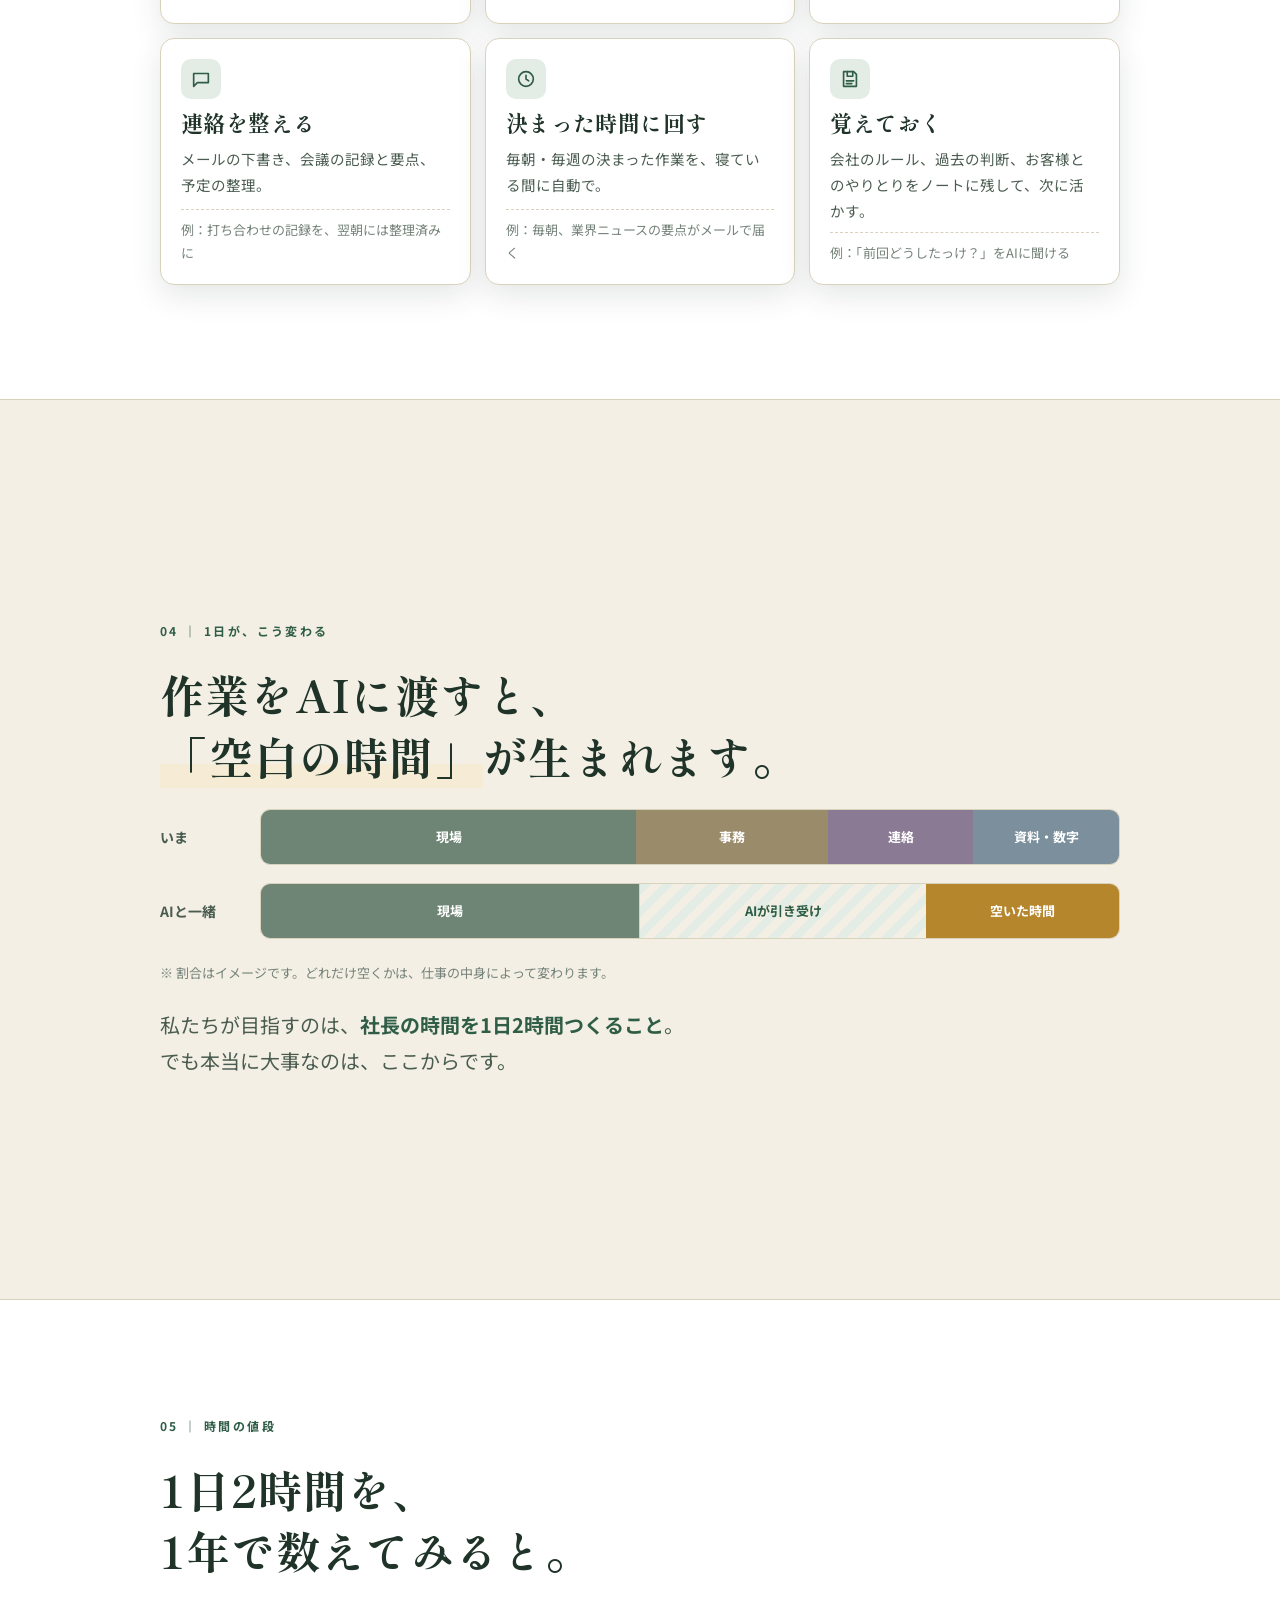
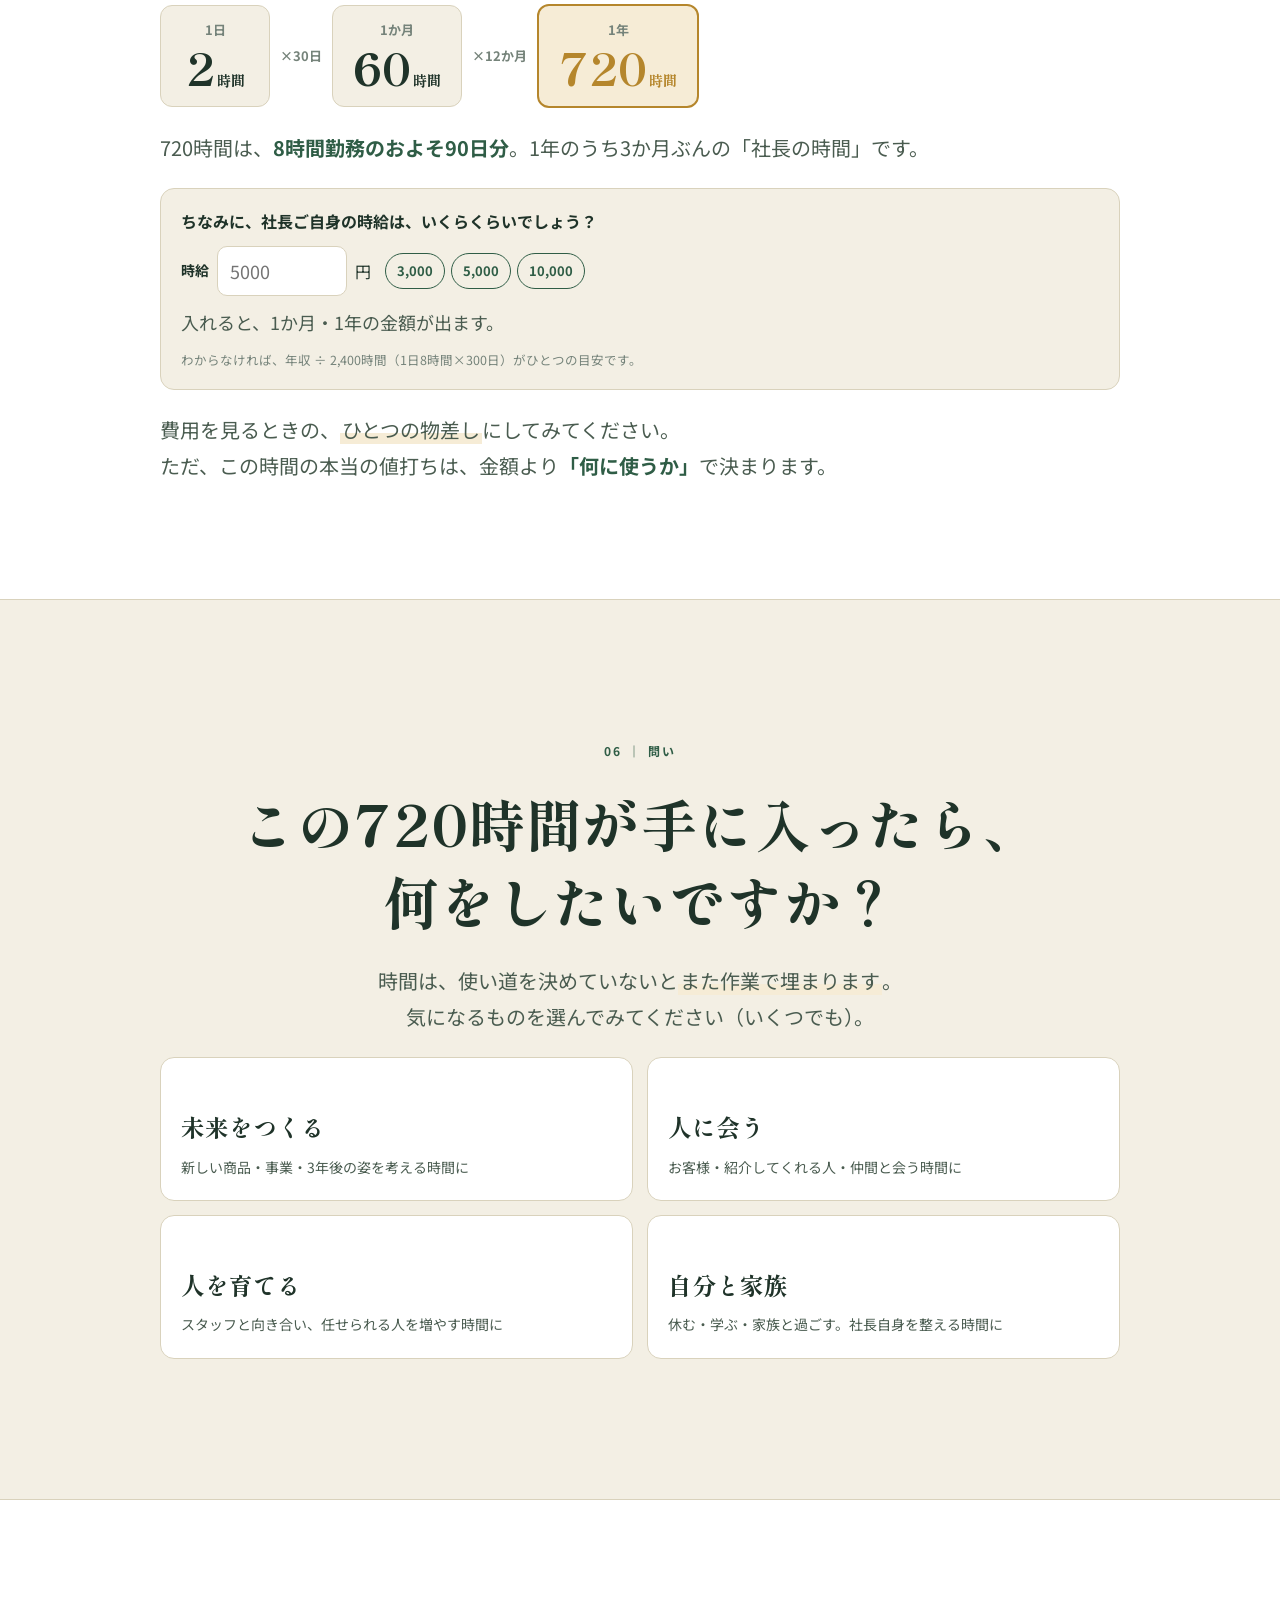
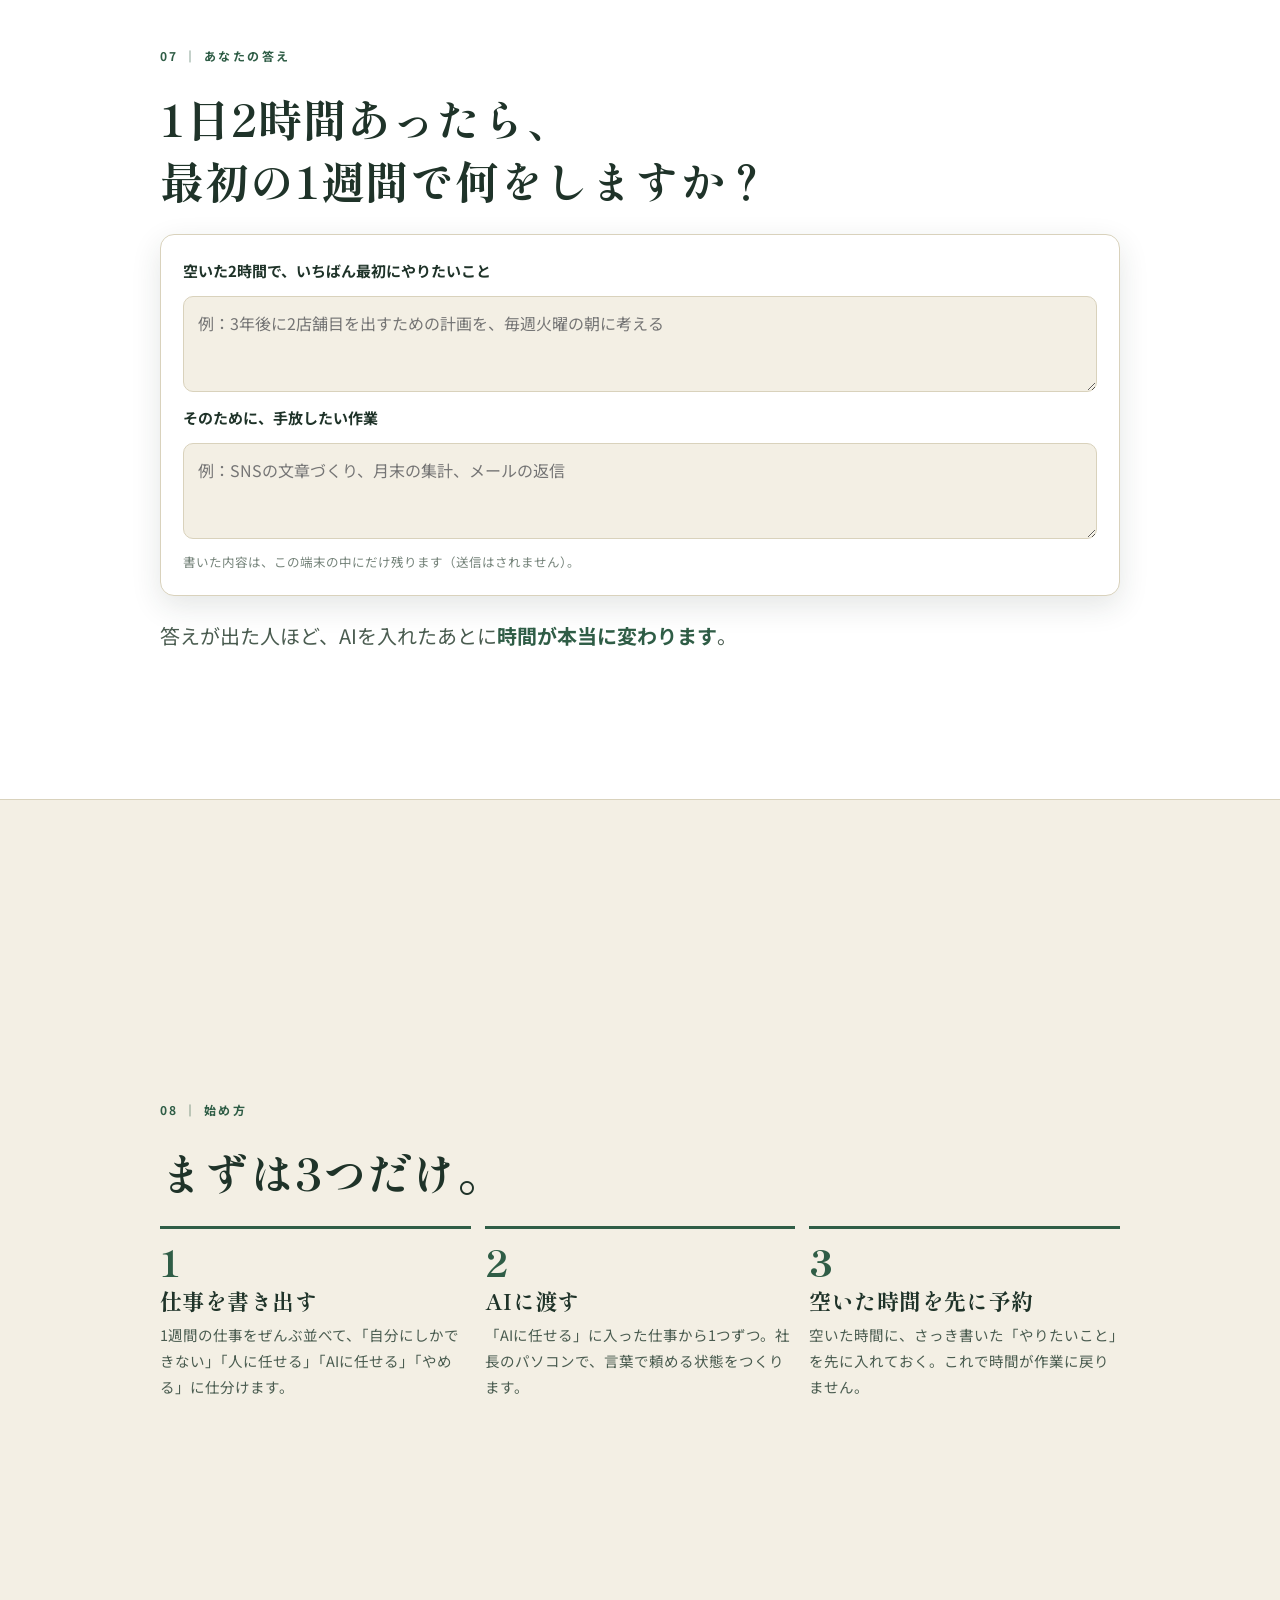
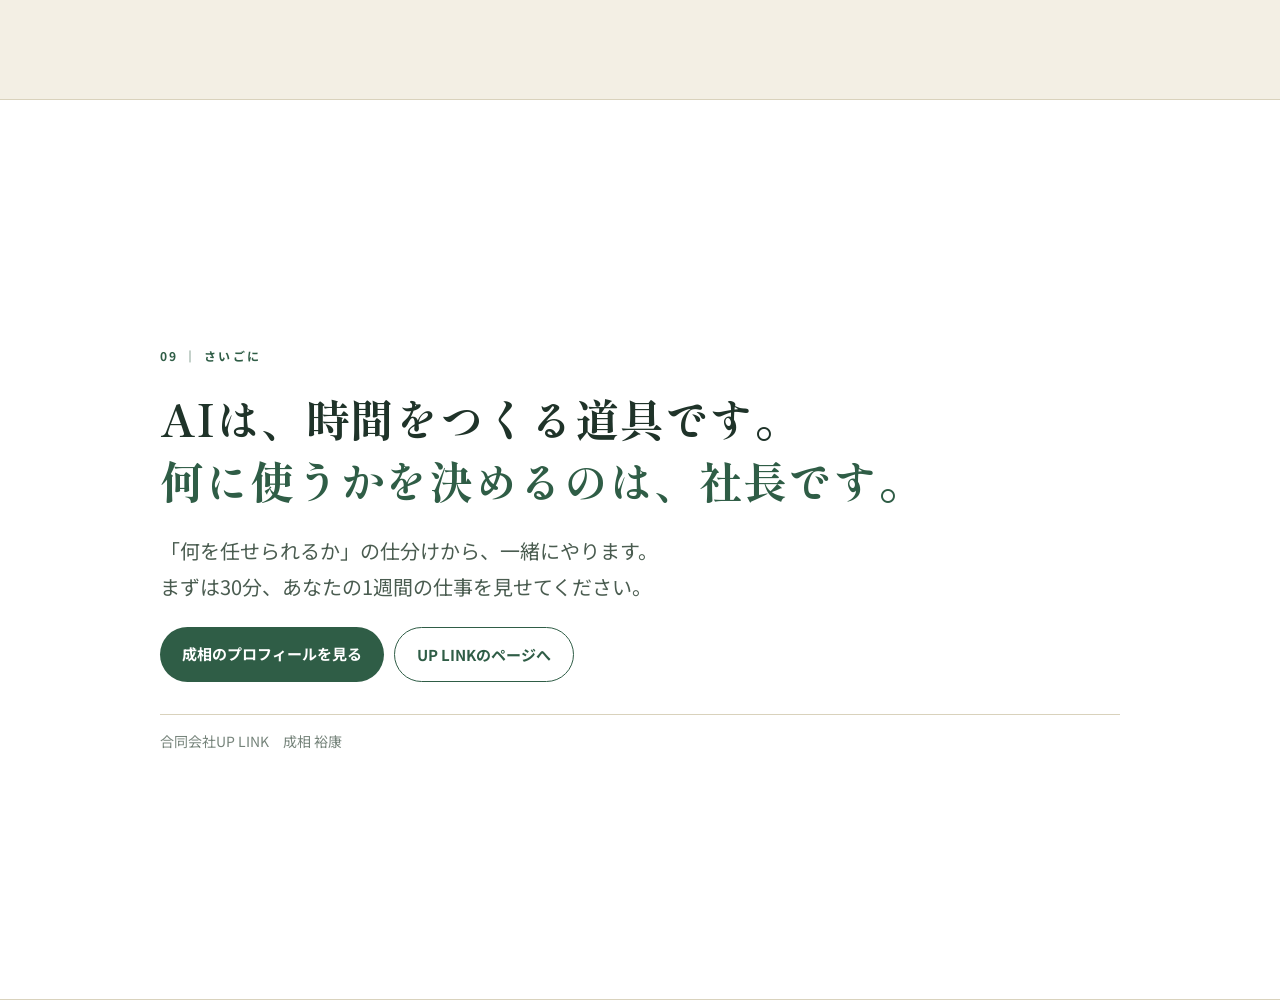
<file: jikan/index.html>
<!DOCTYPE html>
<html lang="ja">
<head>
<meta charset="UTF-8">
<meta name="viewport" content="width=device-width, initial-scale=1, viewport-fit=cover">
<meta name="robots" content="noindex,nofollow">
<title>残った時間で、何をする？｜合同会社UP LINK</title>
<meta name="description" content="Claude Code と AI でできること。そして、空いた時間をあなたは何に使うのか。経営者のための問いかけシート。">
<meta property="og:title" content="残った時間で、何をする？">
<meta property="og:description" content="AIに任せられる仕事と、空いた時間の使い道。経営者のための問いかけシート。">
<meta property="og:type" content="website">
<link rel="icon" href="../favicon.svg" type="image/svg+xml">
<link rel="preconnect" href="https://fonts.googleapis.com">
<link rel="preconnect" href="https://fonts.gstatic.com" crossorigin>
<link rel="stylesheet" href="https://fonts.googleapis.com/css2?family=Shippori+Mincho:wght@500;700;800&family=Noto+Sans+JP:wght@400;500;700&display=swap">
<style>
:root{
  --bg:#F3EFE4; --paper:#FFFFFF; --ink:#1F3329; --ink2:#4A5C50; --mut:#75837A;
  --green:#2F5D46; --green-soft:#E3ECE5; --line:#D9D2BC; --gold:#B5862C; --gold-soft:#F6ECD6;
  --shadow:0 10px 30px rgba(31,51,41,.12);
  --fm:"Shippori Mincho","Hiragino Mincho ProN","Yu Mincho",serif;
  --ff:"Noto Sans JP","Hiragino Kaku Gothic ProN","Yu Gothic","Meiryo",sans-serif;
  color-scheme:light;
}
@media (prefers-color-scheme: dark){
  :root:not([data-theme="light"]){
    --bg:#15211B; --paper:#1D2B24; --ink:#EEF3EE; --ink2:#C6D3C8; --mut:#93A396;
    --green:#8CD3AC; --green-soft:#24372D; --line:#2F4237; --gold:#E6C27A; --gold-soft:#2E2719;
    --shadow:0 10px 30px rgba(0,0,0,.45); color-scheme:dark;
  }
}
:root[data-theme="dark"]{
  --bg:#15211B; --paper:#1D2B24; --ink:#EEF3EE; --ink2:#C6D3C8; --mut:#93A396;
  --green:#8CD3AC; --green-soft:#24372D; --line:#2F4237; --gold:#E6C27A; --gold-soft:#2E2719;
  --shadow:0 10px 30px rgba(0,0,0,.45); color-scheme:dark;
}
*{box-sizing:border-box}
html{scroll-behavior:smooth}
html.present{scroll-snap-type:y mandatory}
html,body{margin:0;padding:0}
body{background:var(--bg);color:var(--ink);font-family:var(--ff);line-height:1.8;-webkit-font-smoothing:antialiased;overflow-x:hidden}
.slide{min-height:100svh;display:flex;align-items:center;scroll-snap-align:start;border-bottom:1px solid var(--line);
  padding:72px max(16px, env(safe-area-inset-right,0px)) 72px max(16px, env(safe-area-inset-left,0px))}
.slide.alt{background:var(--paper)}
.in{max-width:960px;width:100%;margin:0 auto;display:flex;flex-direction:column;gap:22px}
.no{font-size:12px;letter-spacing:.2em;font-weight:700;color:var(--green);margin:0}
h1,h2,h3{font-family:var(--fm);margin:0;line-height:1.4;text-wrap:balance;letter-spacing:.02em}
h1{font-size:clamp(34px,7vw,68px);font-weight:800}
h2{font-size:clamp(26px,4.6vw,44px);font-weight:700}
h3{font-size:clamp(18px,2.4vw,22px);font-weight:700}
p{margin:0}
.lead{font-size:clamp(16px,2.1vw,20px);color:var(--ink2);max-width:42em}
em{font-style:normal;color:var(--green);font-weight:700}
.mark{background:linear-gradient(transparent 62%, var(--gold-soft) 62%);padding:0 .1em}

/* 表紙 */
.cover h1 span{display:block}
.cover .q{color:var(--green)}
.by{font-size:14px;color:var(--mut);border-top:1px solid var(--line);padding-top:14px;margin-top:10px}
.hint{font-size:13px;color:var(--mut)}

/* 社長の1日 */
.list{list-style:none;margin:0;padding:0;display:grid;gap:10px}
.list li{background:var(--paper);border:1px solid var(--line);border-radius:10px;padding:14px 18px;font-size:clamp(15px,1.9vw,18px)}
.slide.alt .list li{background:var(--bg)}

/* 比較 */
.vs{display:grid;grid-template-columns:1fr 1fr;gap:14px}
.vs > div{border-radius:14px;padding:22px;border:1px solid var(--line);background:var(--bg);display:flex;flex-direction:column;gap:10px}
.vs > div.on{border:2px solid var(--green);background:var(--green-soft)}
.vs .tag{font-size:12px;font-weight:700;letter-spacing:.12em;color:var(--mut)}
.vs .on .tag{color:var(--green)}
.vs .big{font-family:var(--fm);font-size:clamp(22px,3.4vw,30px);font-weight:700}
.vs p{font-size:15px;color:var(--ink2)}

/* できること */
.grid{display:grid;grid-template-columns:repeat(3,1fr);gap:14px}
.card{background:var(--paper);border:1px solid var(--line);border-radius:14px;padding:20px;display:flex;flex-direction:column;gap:8px;box-shadow:var(--shadow)}
.card .ic{width:40px;height:40px;border-radius:10px;background:var(--green-soft);color:var(--green);display:grid;place-items:center}
.card .ic svg{width:22px;height:22px}
.card p{font-size:14.5px;color:var(--ink2)}
.card .ex{font-size:13px;color:var(--mut);border-top:1px dashed var(--line);padding-top:8px;margin-top:auto}

/* 1日の帯 */
.day{display:flex;flex-direction:column;gap:18px}
.row{display:grid;grid-template-columns:88px 1fr;gap:12px;align-items:center}
.row .lbl{font-weight:700;font-size:14px;color:var(--ink2)}
.bar{display:flex;height:56px;border-radius:10px;overflow:hidden;border:1px solid var(--line)}
.bar div{display:grid;place-items:center;font-size:13px;font-weight:700;color:#fff;padding:0 4px;text-align:center;line-height:1.3}
.b-gen{background:#6E8576}.b-jim{background:#9A8B6A}.b-ren{background:#8A7A94}.b-shi{background:#7C8F9C}
.b-ai{background:repeating-linear-gradient(135deg,var(--green-soft),var(--green-soft) 8px,transparent 8px,transparent 16px);color:var(--green)!important;border-left:1px solid var(--line)}
.b-free{background:var(--gold);color:#fff}
@media (prefers-color-scheme: dark){:root:not([data-theme="light"]) .b-free{color:#1B1408}}
:root[data-theme="dark"] .b-free{color:#1B1408}
.legend{font-size:13px;color:var(--mut)}

/* 問い */
.ask{text-align:center;align-items:center}
.ask h2{font-size:clamp(28px,5.4vw,56px);font-weight:800}
.ask .lead{margin:0 auto}
.choices{display:grid;grid-template-columns:repeat(2,1fr);gap:14px;width:100%}
.choice{appearance:none;font:inherit;color:inherit;text-align:left;cursor:pointer;background:var(--paper);border:1.5px solid var(--line);border-radius:14px;padding:20px;display:flex;flex-direction:column;gap:6px;transition:border-color .15s, background .15s, transform .15s}
.choice:hover{border-color:var(--green)}
.choice[aria-pressed="true"]{border-color:var(--green);background:var(--green-soft)}
.choice b{font-family:var(--fm);font-size:clamp(19px,2.6vw,24px)}
.choice span{font-size:14px;color:var(--ink2)}
.choice .chk{font-size:12px;font-weight:700;color:var(--green);opacity:0}
.choice[aria-pressed="true"] .chk{opacity:1}

/* 自分の答え */
.answer{background:var(--paper);border:1px solid var(--line);border-radius:14px;padding:22px;display:flex;flex-direction:column;gap:12px;box-shadow:var(--shadow)}
.answer label{font-weight:700;font-size:15px}
.answer textarea{font:inherit;font-size:16px;color:var(--ink);background:var(--bg);border:1px solid var(--line);border-radius:10px;padding:12px 14px;min-height:96px;resize:vertical;width:100%}
.answer textarea:focus{outline:2px solid var(--green);outline-offset:1px}
.answer small{color:var(--mut);font-size:12.5px}

/* 3ステップ */
.steps{display:grid;grid-template-columns:repeat(3,1fr);gap:14px;counter-reset:s}
.step{border-top:3px solid var(--green);padding-top:14px;display:flex;flex-direction:column;gap:6px}
.step .n{font-family:var(--fm);font-size:36px;font-weight:800;color:var(--green);line-height:1}
.step p{font-size:14.5px;color:var(--ink2)}

/* 時間の値段 */
.sum{display:flex;align-items:center;gap:10px;flex-wrap:wrap}
.sum > div{background:var(--bg);border:1px solid var(--line);border-radius:12px;padding:12px 20px;display:flex;flex-direction:column;align-items:center;min-width:110px}
.sum > div.hi{background:var(--gold-soft);border:2px solid var(--gold)}
.sum .k{font-size:13px;font-weight:700;color:var(--mut)}
.sum .v{font-family:var(--fm);font-size:clamp(30px,4.6vw,44px);font-weight:800;line-height:1.2}
.sum .hi .v{color:var(--gold)}
.sum small{font-size:14px;margin-left:2px}
.sum .x{font-size:13px;font-weight:700;color:var(--mut)}
.calc{background:var(--bg);border:1px solid var(--line);border-radius:14px;padding:18px 20px;display:flex;flex-direction:column;gap:10px}
.calc-q{font-weight:700;font-size:16px}
.calc-in{display:flex;align-items:center;gap:8px;flex-wrap:wrap}
.calc-in label{font-weight:700;font-size:14px}
.calc-in input{font:inherit;font-size:18px;width:130px;padding:8px 12px;border:1px solid var(--line);border-radius:10px;background:var(--paper);color:var(--ink)}
.calc-in input:focus{outline:2px solid var(--green);outline-offset:1px}
.pre{display:flex;gap:6px;margin-left:6px}
.pre button{font:inherit;font-size:13px;font-weight:700;color:var(--green);background:transparent;border:1px solid var(--green);border-radius:999px;padding:5px 11px;cursor:pointer}
.calc-out{font-size:clamp(15px,2vw,18px);color:var(--ink2)}
.calc-out b{font-family:var(--fm);font-size:1.35em;color:var(--green)}
.calc small{font-size:12.5px;color:var(--mut)}
@media (max-width:760px){.sum .x{width:100%;text-align:center}.sum > div{flex:1}.pre{margin-left:0}}

/* 締め */
.close h2 .q{color:var(--green)}
.cta{display:flex;flex-wrap:wrap;gap:10px}
.btn{display:inline-block;background:var(--green);color:#fff;text-decoration:none;font-weight:700;font-size:15px;padding:13px 22px;border-radius:999px}
:root[data-theme="dark"] .btn{color:#0E1913}
@media (prefers-color-scheme: dark){:root:not([data-theme="light"]) .btn{color:#0E1913}}
.btn.ghost{background:transparent;color:var(--green);border:1.5px solid var(--green)}

/* 右の進み具合 */
.dots{position:fixed;right:max(10px, env(safe-area-inset-right,0px));top:50%;transform:translateY(-50%);display:flex;flex-direction:column;gap:9px;z-index:5}
.dots a{width:9px;height:9px;border-radius:50%;background:var(--line);display:block}
.dots a.on{background:var(--green);transform:scale(1.35)}
.tool{position:fixed;left:max(12px, env(safe-area-inset-left,0px));bottom:12px;z-index:5;display:flex;gap:8px}
.tool button{font:inherit;font-size:12.5px;font-weight:700;color:var(--green);background:var(--paper);border:1px solid var(--line);border-radius:999px;padding:7px 13px;cursor:pointer;box-shadow:var(--shadow)}
.tool button[aria-pressed="true"]{background:var(--green);color:var(--paper);border-color:var(--green)}

@media (max-width:760px){
  .grid{grid-template-columns:1fr}
  .vs,.choices,.steps{grid-template-columns:1fr}
  .row{grid-template-columns:1fr;gap:6px}
  .bar div{font-size:11px}
  .dots{display:none}
  .slide{padding-top:56px;padding-bottom:64px}
}
@media (min-width:761px) and (max-width:960px){.grid{grid-template-columns:repeat(2,1fr)}}
@media print{.dots,.tool{display:none}.slide{min-height:auto;break-after:page}}
</style>
</head>
<body>

<!-- 1 表紙 -->
<section class="slide cover" id="s1">
  <div class="in">
    <p class="no">CLAUDE CODE × AI ｜ 経営者のための問いかけシート</p>
    <h1><span>AIが仕事を</span><span>引き受けてくれたら、</span><span class="q">残った時間で、何をしますか？</span></h1>
    <p class="lead">「AIで何ができるか」より先に、考えてほしいことがあります。<br>このシートの最後に、その問いを置いています。</p>
    <p class="by">合同会社UP LINK　成相 裕康<br>経営者の時間を、1日2時間つくる仕事をしています。</p>
    <p class="hint">↓ スクロール、または → キーで次へ</p>
  </div>
</section>

<!-- 2 社長の1日 -->
<section class="slide alt" id="s2">
  <div class="in">
    <p class="no">01 ｜ いまの1日</p>
    <h2>社長の時間は、<br>「社長にしかできない仕事」に<br>使えていますか？</h2>
    <ul class="list">
      <li>現場に立ちながら、合間にメールとLINEの返信</li>
      <li>夜になってから、ブログ・SNS・お知らせの文章づくり</li>
      <li>月末は数字の集計と、資料の作り直し</li>
      <li>「いつか考えよう」と思っている新しいことが、<em>ずっと「いつか」のまま</em></li>
    </ul>
    <p class="lead">忙しさの多くは、<span class="mark">社長でなくてもできる作業</span>でできています。</p>
  </div>
</section>

<!-- 3 Claude Codeとは -->
<section class="slide" id="s3">
  <div class="in">
    <p class="no">02 ｜ CLAUDE CODE とは</p>
    <h2>「答えるAI」から、<br>「代わりに動くAI」へ。</h2>
    <div class="vs">
      <div>
        <span class="tag">これまでのチャットAI</span>
        <span class="big">聞けば、答える</span>
        <p>答えをコピーして、貼りつけて、保存して、送る。最後の作業は人がやる。</p>
      </div>
      <div class="on">
        <span class="tag">CLAUDE CODE</span>
        <span class="big">頼めば、やっておく</span>
        <p>パソコンの中で、ファイルを作る・直す・まとめる・決まった時間に動かす。言葉で頼むだけで、作業そのものを進めてくれる。</p>
      </div>
    </div>
    <p class="lead">プログラミングの知識はいりません。<em>日本語で頼めば動きます。</em></p>
  </div>
</section>

<!-- 4 できること -->
<section class="slide alt" id="s4">
  <div class="in">
    <p class="no">03 ｜ できること</p>
    <h2>社長の「作業」は、<br>ほとんど任せられます。</h2>
    <div class="grid">
      <div class="card">
        <span class="ic"><svg viewBox="0 0 24 24" fill="none" stroke="currentColor" stroke-width="1.8" stroke-linecap="round" stroke-linejoin="round"><path d="M4 20h4L19 9l-4-4L4 16v4z"/><path d="M13.5 6.5l4 4"/></svg></span>
        <h3>文章を書く</h3>
        <p>ブログ、SNS、お客様へのお知らせ、お礼のメール。</p>
        <p class="ex">例：箇条書きのメモから、お知らせ文を3案</p>
      </div>
      <div class="card">
        <span class="ic"><svg viewBox="0 0 24 24" fill="none" stroke="currentColor" stroke-width="1.8" stroke-linecap="round" stroke-linejoin="round"><rect x="4" y="3" width="16" height="18" rx="2"/><path d="M8 8h8M8 12h8M8 16h5"/></svg></span>
        <h3>資料をつくる</h3>
        <p>提案書、チラシ、契約書のひな形、ウェブページ。</p>
        <p class="ex">例：このページも、AIと一緒に作りました</p>
      </div>
      <div class="card">
        <span class="ic"><svg viewBox="0 0 24 24" fill="none" stroke="currentColor" stroke-width="1.8" stroke-linecap="round" stroke-linejoin="round"><path d="M4 20V10M10 20V4M16 20v-7M22 20H2"/></svg></span>
        <h3>数字をまとめる</h3>
        <p>売上・予約・広告・SNSの数字を集めて、比べて、要点だけ。</p>
        <p class="ex">例：毎週月曜の朝、先週の数字が届く</p>
      </div>
      <div class="card">
        <span class="ic"><svg viewBox="0 0 24 24" fill="none" stroke="currentColor" stroke-width="1.8" stroke-linecap="round" stroke-linejoin="round"><path d="M4 6h16v10H8l-4 4V6z"/></svg></span>
        <h3>連絡を整える</h3>
        <p>メールの下書き、会議の記録と要点、予定の整理。</p>
        <p class="ex">例：打ち合わせの記録を、翌朝には整理済みに</p>
      </div>
      <div class="card">
        <span class="ic"><svg viewBox="0 0 24 24" fill="none" stroke="currentColor" stroke-width="1.8" stroke-linecap="round" stroke-linejoin="round"><circle cx="12" cy="12" r="8"/><path d="M12 8v4l3 2"/></svg></span>
        <h3>決まった時間に回す</h3>
        <p>毎朝・毎週の決まった作業を、寝ている間に自動で。</p>
        <p class="ex">例：毎朝、業界ニュースの要点がメールで届く</p>
      </div>
      <div class="card">
        <span class="ic"><svg viewBox="0 0 24 24" fill="none" stroke="currentColor" stroke-width="1.8" stroke-linecap="round" stroke-linejoin="round"><path d="M5 4h11l3 3v13H5z"/><path d="M9 4v5h6V4M8 14h8M8 17h6"/></svg></span>
        <h3>覚えておく</h3>
        <p>会社のルール、過去の判断、お客様とのやりとりをノートに残して、次に活かす。</p>
        <p class="ex">例：「前回どうしたっけ？」をAIに聞ける</p>
      </div>
    </div>
  </div>
</section>

<!-- 5 1日の変化 -->
<section class="slide" id="s5">
  <div class="in">
    <p class="no">04 ｜ 1日が、こう変わる</p>
    <h2>作業をAIに渡すと、<br><span class="mark">「空白の時間」</span>が生まれます。</h2>
    <div class="day" role="img" aria-label="いまの1日は現場・事務・連絡・資料で埋まっている。AIと一緒の1日では、事務・連絡・資料の一部をAIが引き受け、空いた時間が生まれる。">
      <div class="row">
        <span class="lbl">いま</span>
        <div class="bar">
          <div class="b-gen" style="flex:4">現場</div>
          <div class="b-jim" style="flex:2">事務</div>
          <div class="b-ren" style="flex:1.5">連絡</div>
          <div class="b-shi" style="flex:1.5">資料・数字</div>
        </div>
      </div>
      <div class="row">
        <span class="lbl">AIと一緒</span>
        <div class="bar">
          <div class="b-gen" style="flex:4">現場</div>
          <div class="b-ai" style="flex:3">AIが引き受け</div>
          <div class="b-free" style="flex:2">空いた時間</div>
        </div>
      </div>
    </div>
    <p class="legend">※ 割合はイメージです。どれだけ空くかは、仕事の中身によって変わります。</p>
    <p class="lead">私たちが目指すのは、<em>社長の時間を1日2時間つくること</em>。<br>でも本当に大事なのは、ここからです。</p>
  </div>
</section>

<!-- 5b 時間の値段 -->
<section class="slide alt" id="s5b">
  <div class="in">
    <p class="no">05 ｜ 時間の値段</p>
    <h2>1日2時間を、<br>1年で数えてみると。</h2>
    <div class="sum">
      <div><span class="k">1日</span><span class="v">2<small>時間</small></span></div>
      <span class="x">×30日</span>
      <div><span class="k">1か月</span><span class="v">60<small>時間</small></span></div>
      <span class="x">×12か月</span>
      <div class="hi"><span class="k">1年</span><span class="v">720<small>時間</small></span></div>
    </div>
    <p class="lead">720時間は、<em>8時間勤務のおよそ90日分</em>。1年のうち3か月ぶんの「社長の時間」です。</p>
    <div class="calc">
      <p class="calc-q">ちなみに、社長ご自身の時給は、いくらくらいでしょう？</p>
      <div class="calc-in">
        <label for="rate">時給</label>
        <input id="rate" type="number" inputmode="numeric" min="0" step="500" placeholder="5000">
        <span>円</span>
        <span class="pre"><button type="button" data-v="3000">3,000</button><button type="button" data-v="5000">5,000</button><button type="button" data-v="10000">10,000</button></span>
      </div>
      <p class="calc-out" id="calcOut" aria-live="polite">入れると、1か月・1年の金額が出ます。</p>
      <small>わからなければ、年収 ÷ 2,400時間（1日8時間×300日）がひとつの目安です。</small>
    </div>
    <p class="lead">費用を見るときの、<span class="mark">ひとつの物差し</span>にしてみてください。<br>ただ、この時間の本当の値打ちは、金額より<em>「何に使うか」</em>で決まります。</p>
  </div>
</section>

<!-- 6 問い -->
<section class="slide ask" id="s6">
  <div class="in ask">
    <p class="no">06 ｜ 問い</p>
    <h2>この720時間が手に入ったら、<br>何をしたいですか？</h2>
    <p class="lead">時間は、使い道を決めていないと<span class="mark">また作業で埋まります</span>。<br>気になるものを選んでみてください（いくつでも）。</p>
    <div class="choices" id="choices">
      <button class="choice" type="button" aria-pressed="false" data-k="mirai"><span class="chk">✓ 選んだ</span><b>未来をつくる</b><span>新しい商品・事業・3年後の姿を考える時間に</span></button>
      <button class="choice" type="button" aria-pressed="false" data-k="hito"><span class="chk">✓ 選んだ</span><b>人に会う</b><span>お客様・紹介してくれる人・仲間と会う時間に</span></button>
      <button class="choice" type="button" aria-pressed="false" data-k="sodate"><span class="chk">✓ 選んだ</span><b>人を育てる</b><span>スタッフと向き合い、任せられる人を増やす時間に</span></button>
      <button class="choice" type="button" aria-pressed="false" data-k="jibun"><span class="chk">✓ 選んだ</span><b>自分と家族</b><span>休む・学ぶ・家族と過ごす。社長自身を整える時間に</span></button>
    </div>
  </div>
</section>

<!-- 7 書いてみる -->
<section class="slide alt" id="s7">
  <div class="in">
    <p class="no">07 ｜ あなたの答え</p>
    <h2>1日2時間あったら、<br>最初の1週間で何をしますか？</h2>
    <div class="answer">
      <label for="ans1">空いた2時間で、いちばん最初にやりたいこと</label>
      <textarea id="ans1" placeholder="例：3年後に2店舗目を出すための計画を、毎週火曜の朝に考える"></textarea>
      <label for="ans2">そのために、手放したい作業</label>
      <textarea id="ans2" placeholder="例：SNSの文章づくり、月末の集計、メールの返信"></textarea>
      <small>書いた内容は、この端末の中にだけ残ります（送信はされません）。</small>
    </div>
    <p class="lead">答えが出た人ほど、AIを入れたあとに<em>時間が本当に変わります</em>。</p>
  </div>
</section>

<!-- 8 始め方 -->
<section class="slide" id="s8">
  <div class="in">
    <p class="no">08 ｜ 始め方</p>
    <h2>まずは3つだけ。</h2>
    <div class="steps">
      <div class="step"><span class="n">1</span><h3>仕事を書き出す</h3><p>1週間の仕事をぜんぶ並べて、「自分にしかできない」「人に任せる」「AIに任せる」「やめる」に仕分けます。</p></div>
      <div class="step"><span class="n">2</span><h3>AIに渡す</h3><p>「AIに任せる」に入った仕事から1つずつ。社長のパソコンで、言葉で頼める状態をつくります。</p></div>
      <div class="step"><span class="n">3</span><h3>空いた時間を先に予約</h3><p>空いた時間に、さっき書いた「やりたいこと」を先に入れておく。これで時間が作業に戻りません。</p></div>
    </div>
  </div>
</section>

<!-- 9 締め -->
<section class="slide alt close" id="s9">
  <div class="in">
    <p class="no">09 ｜ さいごに</p>
    <h2>AIは、時間をつくる道具です。<br><span class="q">何に使うかを決めるのは、社長です。</span></h2>
    <p class="lead">「何を任せられるか」の仕分けから、一緒にやります。<br>まずは30分、あなたの1週間の仕事を見せてください。</p>
    <div class="cta">
      <a class="btn" href="../bni/nariai/">成相のプロフィールを見る</a>
      <a class="btn ghost" href="../">UP LINKのページへ</a>
    </div>
    <p class="by">合同会社UP LINK　成相 裕康</p>
  </div>
</section>

<nav class="dots" id="dots" aria-label="ページ移動"></nav>
<div class="tool"><button type="button" id="presentBtn" aria-pressed="false">プレゼンモード</button></div>

<script>
(function(){
  var slides=[].slice.call(document.querySelectorAll('.slide'));
  var dots=document.getElementById('dots');
  slides.forEach(function(s,i){var a=document.createElement('a');a.href='#'+s.id;a.setAttribute('aria-label',(i+1)+'枚目へ');dots.appendChild(a);});
  var links=[].slice.call(dots.children), cur=0;
  var io=new IntersectionObserver(function(es){es.forEach(function(e){if(e.isIntersecting){cur=slides.indexOf(e.target);links.forEach(function(l,i){l.classList.toggle('on',i===cur);});}});},{threshold:0.55});
  slides.forEach(function(s){io.observe(s);});
  function go(i){i=Math.max(0,Math.min(slides.length-1,i));slides[i].scrollIntoView({behavior:'smooth'});}
  document.addEventListener('keydown',function(e){
    if(/TEXTAREA|INPUT/.test(document.activeElement.tagName))return;
    if(['ArrowRight','ArrowDown','PageDown',' '].indexOf(e.key)>-1){e.preventDefault();go(cur+1);}
    else if(['ArrowLeft','ArrowUp','PageUp'].indexOf(e.key)>-1){e.preventDefault();go(cur-1);}
    else if(e.key==='Home'){e.preventDefault();go(0);}else if(e.key==='End'){e.preventDefault();go(slides.length-1);}
  });
  var pb=document.getElementById('presentBtn');
  function setPresent(on){document.documentElement.classList.toggle('present',on);pb.setAttribute('aria-pressed',on?'true':'false');}
  pb.addEventListener('click',function(){setPresent(pb.getAttribute('aria-pressed')!=='true');});
  if(/[?&]present/.test(location.search))setPresent(true);

  function load(k){try{return localStorage.getItem('jikan:'+k);}catch(e){return null;}}
  function save(k,v){try{localStorage.setItem('jikan:'+k,v);}catch(e){}}
  [].slice.call(document.querySelectorAll('.choice')).forEach(function(b){
    if(load('c:'+b.dataset.k)==='1')b.setAttribute('aria-pressed','true');
    b.addEventListener('click',function(){var on=b.getAttribute('aria-pressed')!=='true';b.setAttribute('aria-pressed',on?'true':'false');save('c:'+b.dataset.k,on?'1':'0');});
  });
  var rate=document.getElementById('rate'), out=document.getElementById('calcOut');
  function yen(n){return Math.round(n).toLocaleString('ja-JP');}
  function calc(){var r=parseFloat(rate.value);
    if(!(r>0)){out.textContent='入れると、1か月・1年の金額が出ます。';return;}
    out.innerHTML='1か月 60時間 × '+yen(r)+'円 ＝ <b>'+yen(r*60)+'円</b><br>1年 720時間 × '+yen(r)+'円 ＝ <b>'+yen(r*720)+'円</b>';
    save('rate',String(r));}
  rate.addEventListener('input',calc);
  [].slice.call(document.querySelectorAll('.pre button')).forEach(function(b){b.addEventListener('click',function(){rate.value=b.dataset.v;calc();});});
  var rv=load('rate'); if(rv){rate.value=rv;calc();}
  ['ans1','ans2'].forEach(function(id){var t=document.getElementById(id);var v=load(id);if(v)t.value=v;t.addEventListener('input',function(){save(id,t.value);});});
})();
</script>
</body>
</html>
</file>
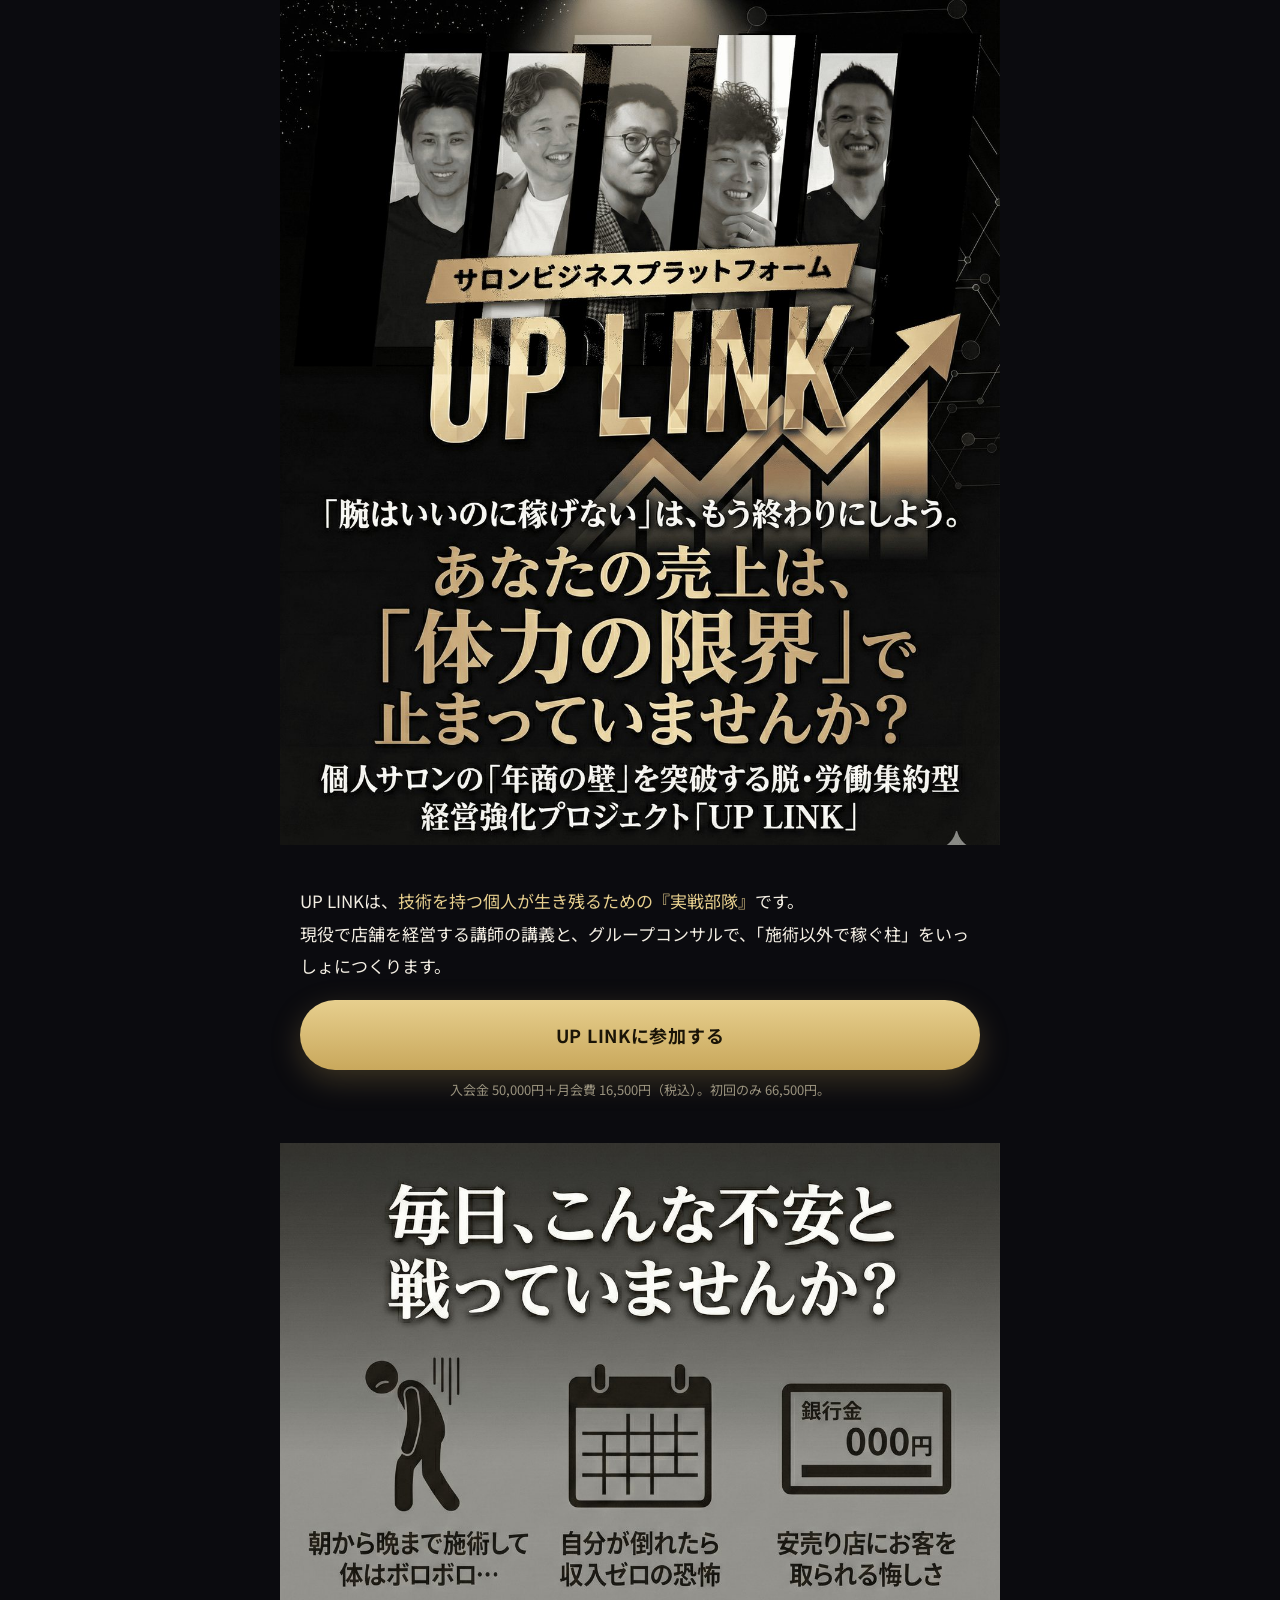
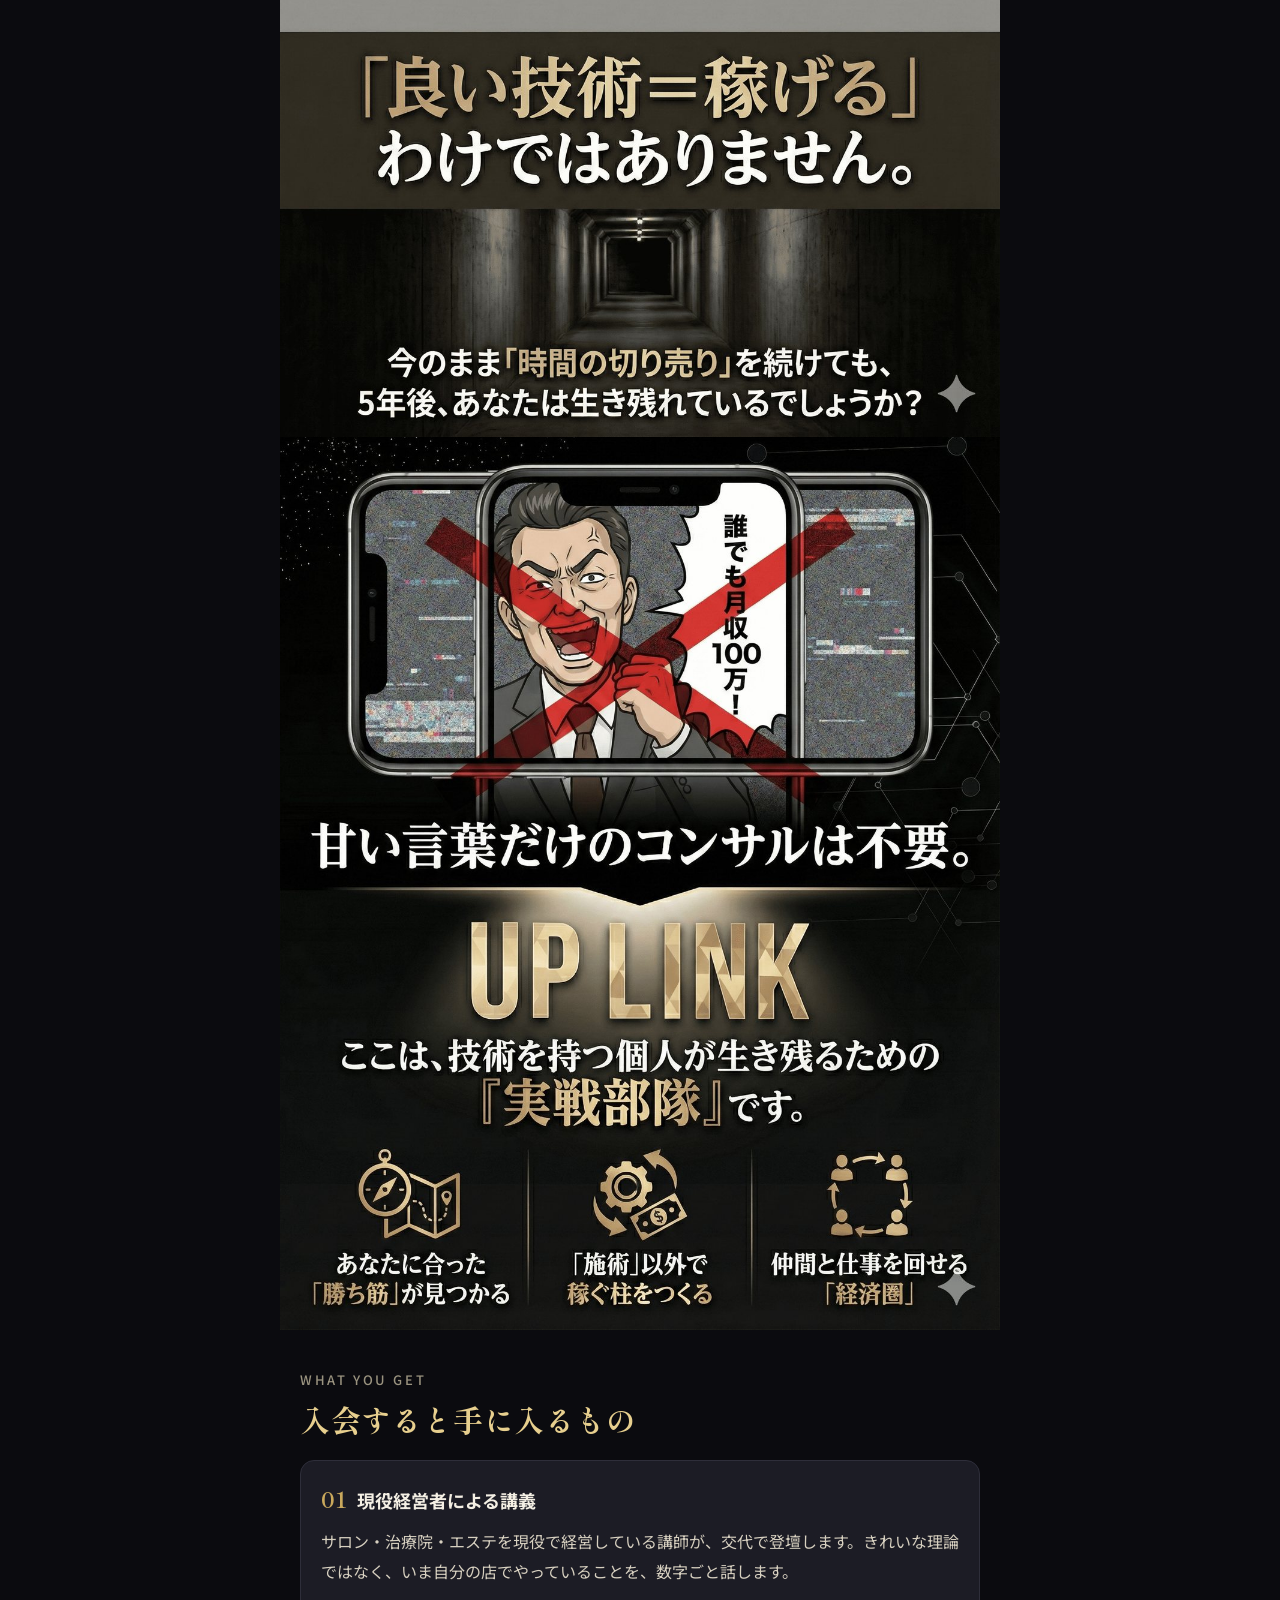
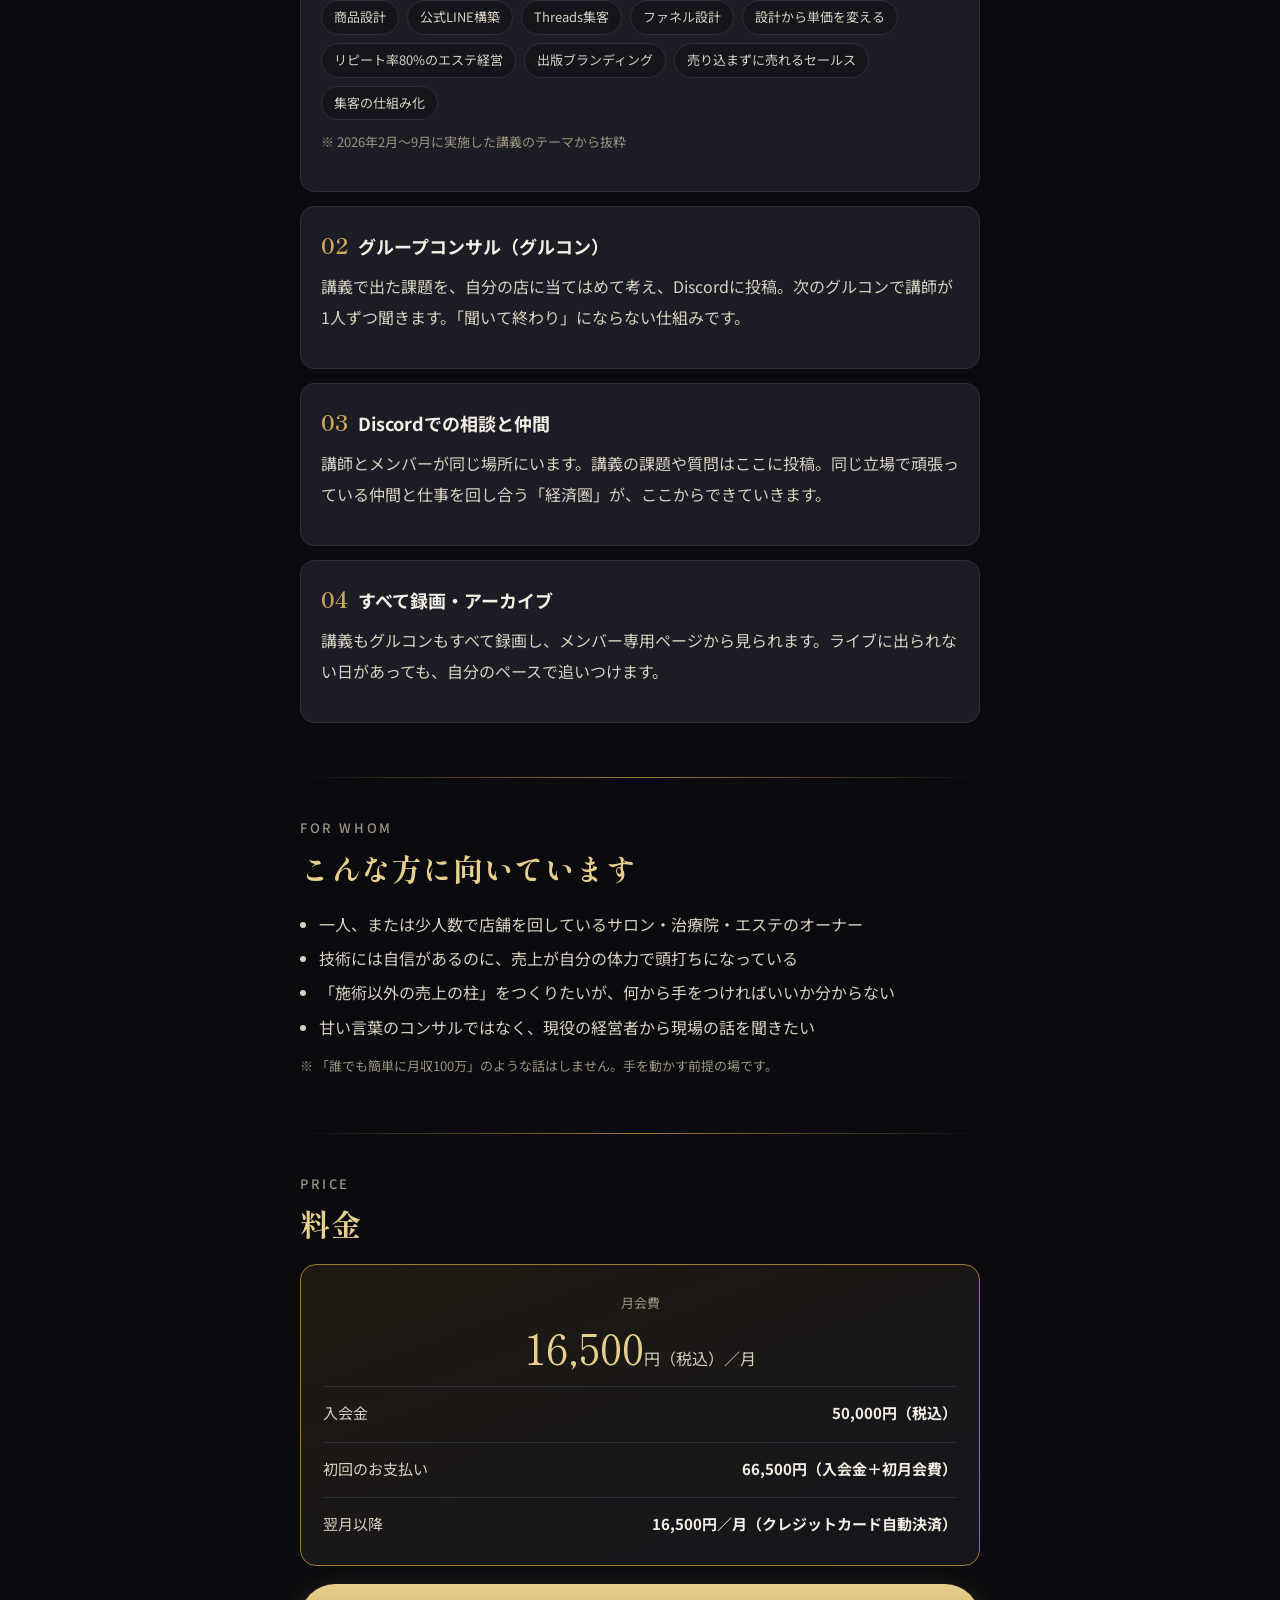
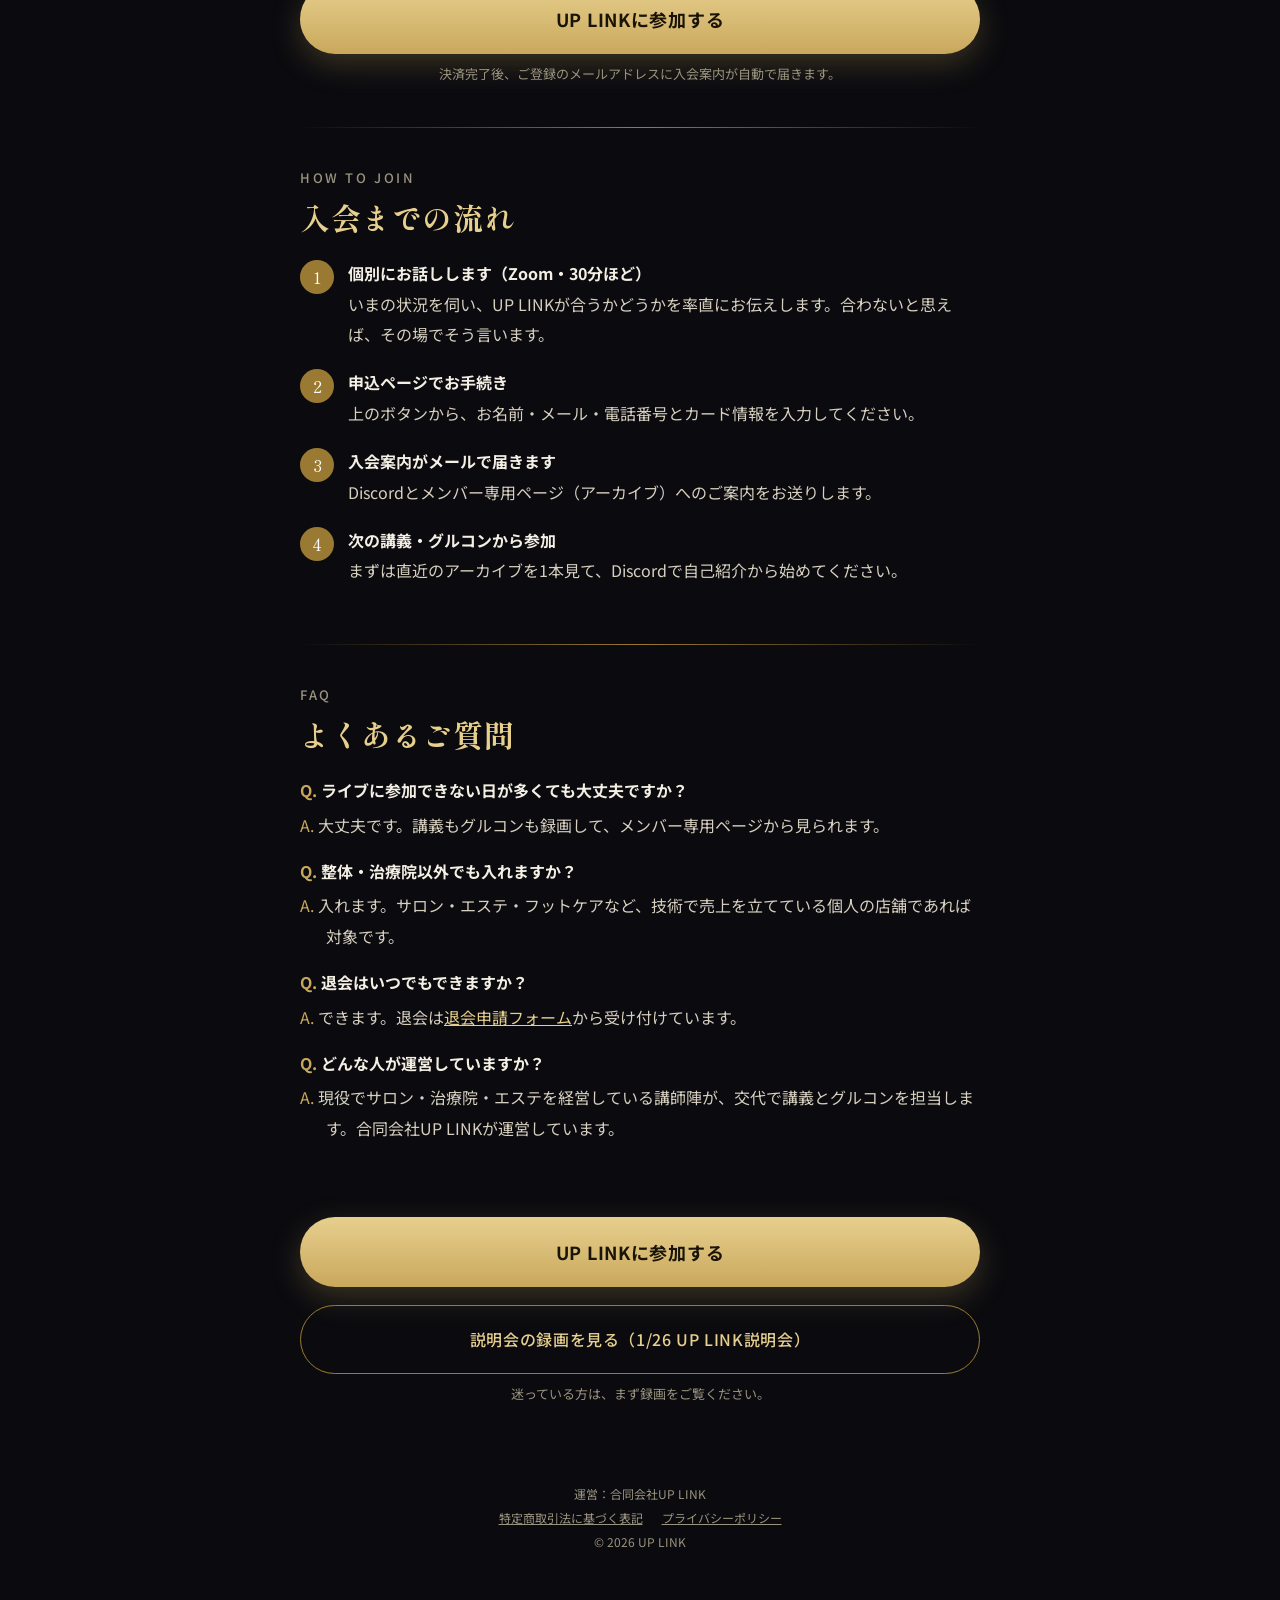
<file: join/index.html>
<!DOCTYPE html>
<html lang="ja">
<head>
<meta charset="UTF-8">
<meta name="viewport" content="width=device-width, initial-scale=1">
<title>UP LINK 入会のご案内｜サロンビジネスプラットフォーム</title>
<meta name="description" content="技術はあるのに、売上が体力の限界で止まっている個人サロン・治療院のオーナーへ。現役経営者の講義とグループコンサルで「施術以外で稼ぐ柱」をつくる、サロンビジネスプラットフォーム UP LINK の入会案内。">
<meta name="robots" content="noindex,nofollow">
<meta property="og:type" content="website">
<meta property="og:title" content="UP LINK 入会のご案内">
<meta property="og:description" content="「腕はいいのに稼げない」は、もう終わりにしよう。現役経営者の講義×グループコンサル×仲間の経済圏。">
<meta property="og:image" content="https://hiro0183.github.io/uplink-lp/join/images/ogp.jpg">
<link rel="preconnect" href="https://fonts.googleapis.com">
<link rel="preconnect" href="https://fonts.gstatic.com" crossorigin>
<link href="https://fonts.googleapis.com/css2?family=Noto+Sans+JP:wght@400;500;700&family=Shippori+Mincho:wght@600;700&display=swap" rel="stylesheet">
<style>
:root{
  --bg:#0B0B0F; --bg2:#15151C; --card:#1C1C25; --line:#2E2E3A;
  --ink:#F4EFE4; --ink2:#D7D0C0; --mut:#9A937F;
  --gold:#C9A85C; --gold2:#E7CF8E; --goldd:#9A7A33;
  --ff:"Noto Sans JP","Hiragino Kaku Gothic ProN","Yu Gothic","Meiryo",sans-serif;
  --fm:"Shippori Mincho","Hiragino Mincho ProN","Yu Mincho",serif;
}
*{box-sizing:border-box}
html,body{margin:0;padding:0}
body{background:var(--bg);color:var(--ink);font-family:var(--ff);line-height:1.9;font-size:16px;-webkit-font-smoothing:antialiased}
img{display:block;max-width:100%;height:auto}
a{color:var(--gold2)}
.wrap{max-width:720px;margin:0 auto}
.full img{width:100%}
section{padding:40px 20px}
h2{font-family:var(--fm);font-weight:700;font-size:clamp(22px,5.6vw,30px);line-height:1.5;margin:0 0 18px;color:var(--gold2);letter-spacing:.02em}
h2 small{display:block;font-family:var(--ff);font-size:13px;font-weight:500;color:var(--mut);letter-spacing:.2em;margin-bottom:8px}
h3{font-size:18px;margin:0 0 8px;color:var(--ink)}
p{margin:0 0 14px;color:var(--ink2)}
.lead{font-size:17px;color:var(--ink)}
.gold{color:var(--gold2)}
.mut{color:var(--mut);font-size:13px}
.card{background:var(--card);border:1px solid var(--line);border-radius:14px;padding:22px 20px;margin:0 0 14px}
.card h3{display:flex;gap:10px;align-items:baseline}
.num{font-family:var(--fm);color:var(--gold);font-size:22px;line-height:1}
ul{padding-left:1.2em;margin:0 0 12px;color:var(--ink2)}
li{margin:4px 0}
.tags{display:flex;flex-wrap:wrap;gap:8px;margin:10px 0 0}
.tags span{font-size:13px;color:var(--ink2);border:1px solid var(--line);background:var(--bg2);border-radius:999px;padding:4px 12px}
.price{background:linear-gradient(160deg,#1E1A12,#15151C);border:1px solid var(--goldd);border-radius:16px;padding:26px 22px;text-align:center}
.price .big{font-family:var(--fm);font-size:clamp(30px,8vw,42px);color:var(--gold2);line-height:1.2;margin:6px 0 2px}
.price .big small{font-size:16px;color:var(--ink2);font-family:var(--ff)}
.price .row{display:flex;justify-content:space-between;gap:12px;border-top:1px solid var(--line);padding:12px 0 0;margin-top:14px;color:var(--ink2);font-size:15px;text-align:left}
.price .row b{color:var(--ink)}
.cta{display:block;text-align:center;background:linear-gradient(180deg,var(--gold2),var(--gold));color:#1A1407;font-weight:700;font-size:18px;text-decoration:none;border-radius:999px;padding:18px 24px;box-shadow:0 10px 30px rgba(201,168,92,.25);margin:18px 0 8px;letter-spacing:.04em}
.cta:active{transform:translateY(1px)}
.cta.sub{background:transparent;color:var(--gold2);border:1px solid var(--goldd);box-shadow:none;font-weight:500;font-size:16px}
.note{font-size:13px;color:var(--mut);text-align:center;margin:0}
.steps{counter-reset:s;list-style:none;padding:0;margin:0}
.steps li{position:relative;padding:0 0 18px 48px;margin:0;color:var(--ink2)}
.steps li::before{counter-increment:s;content:counter(s);position:absolute;left:0;top:2px;width:34px;height:34px;border-radius:50%;background:var(--goldd);color:#fff;font-family:var(--fm);font-size:17px;display:flex;align-items:center;justify-content:center}
.steps li b{display:block;color:var(--ink);font-size:16px}
.faq .q{color:var(--ink);font-weight:700;margin:0 0 4px}
.faq .q::before{content:"Q. ";color:var(--gold)}
.faq .a{margin:0 0 16px;padding-left:1.6em;text-indent:-1.6em}
.faq .a::before{content:"A. ";color:var(--gold)}
.divider{height:1px;background:linear-gradient(90deg,transparent,var(--goldd),transparent);margin:0 20px}
footer{padding:36px 20px 48px;text-align:center;color:var(--mut);font-size:12px;line-height:2}
footer a{color:var(--mut);margin:0 8px}
.sticky{position:fixed;left:0;right:0;bottom:0;padding:10px 14px calc(10px + env(safe-area-inset-bottom));background:rgba(11,11,15,.92);backdrop-filter:blur(8px);border-top:1px solid var(--line);z-index:9}
.sticky .cta{margin:0;font-size:16px;padding:14px 20px;max-width:680px;margin:0 auto}
body{padding-bottom:84px}
@media (min-width:720px){.sticky{display:none}body{padding-bottom:0}}
</style>
</head>
<body>

<div class="wrap">

  <!-- 1. FV（UTAGEのLP画像。1/17始動の帯は外した） -->
  <div class="full"><img src="images/hero.jpg" alt="サロンビジネスプラットフォーム UP LINK ― あなたの売上は「体力の限界」で止まっていませんか？" width="1200" height="1390" fetchpriority="high"></div>

  <section>
    <p class="lead">UP LINKは、<span class="gold">技術を持つ個人が生き残るための『実戦部隊』</span>です。<br>現役で店舗を経営する講師の講義と、グループコンサルで、「施術以外で稼ぐ柱」をいっしょにつくります。</p>
    <a class="cta" href="https://utage-system.com/p/VWj74HhldgNQ">UP LINKに参加する</a>
    <p class="note">入会金 50,000円＋月会費 16,500円（税込）。初回のみ 66,500円。</p>
  </section>

  <!-- 2. 不安（UTAGEのLP画像） -->
  <div class="full"><img src="images/pain.jpg" alt="毎日、こんな不安と戦っていませんか？ 朝から晩まで施術して体はボロボロ／自分が倒れたら収入ゼロの恐怖／安売り店にお客を取られる悔しさ。「良い技術＝稼げる」わけではありません。" width="1200" height="1490" loading="lazy"></div>

  <!-- 3. UP LINKとは（UTAGEのLP画像） -->
  <div class="full"><img src="images/about.jpg" alt="甘い言葉だけのコンサルは不要。UP LINKは、技術を持つ個人が生き残るための『実戦部隊』です。あなたに合った「勝ち筋」が見つかる／「施術」以外で稼ぐ柱をつくる／仲間と仕事を回せる「経済圏」" width="1200" height="1490" loading="lazy"></div>

  <!-- 4. 中身 -->
  <section>
    <h2><small>WHAT YOU GET</small>入会すると手に入るもの</h2>

    <div class="card">
      <h3><span class="num">01</span>現役経営者による講義</h3>
      <p>サロン・治療院・エステを現役で経営している講師が、交代で登壇します。きれいな理論ではなく、いま自分の店でやっていることを、数字ごと話します。</p>
      <div class="tags">
        <span>商品設計</span><span>公式LINE構築</span><span>Threads集客</span><span>ファネル設計</span><span>設計から単価を変える</span><span>リピート率80%のエステ経営</span><span>出版ブランディング</span><span>売り込まずに売れるセールス</span><span>集客の仕組み化</span>
      </div>
      <p class="mut" style="margin-top:10px">※ 2026年2月〜9月に実施した講義のテーマから抜粋</p>
    </div>

    <div class="card">
      <h3><span class="num">02</span>グループコンサル（グルコン）</h3>
      <p>講義で出た課題を、自分の店に当てはめて考え、Discordに投稿。次のグルコンで講師が1人ずつ聞きます。「聞いて終わり」にならない仕組みです。</p>
    </div>

    <div class="card">
      <h3><span class="num">03</span>Discordでの相談と仲間</h3>
      <p>講師とメンバーが同じ場所にいます。講義の課題や質問はここに投稿。同じ立場で頑張っている仲間と仕事を回し合う「経済圏」が、ここからできていきます。</p>
    </div>

    <div class="card">
      <h3><span class="num">04</span>すべて録画・アーカイブ</h3>
      <p>講義もグルコンもすべて録画し、メンバー専用ページから見られます。ライブに出られない日があっても、自分のペースで追いつけます。</p>
    </div>
  </section>

  <div class="divider"></div>

  <!-- 5. こんな方へ -->
  <section>
    <h2><small>FOR WHOM</small>こんな方に向いています</h2>
    <ul>
      <li>一人、または少人数で店舗を回しているサロン・治療院・エステのオーナー</li>
      <li>技術には自信があるのに、売上が自分の体力で頭打ちになっている</li>
      <li>「施術以外の売上の柱」をつくりたいが、何から手をつければいいか分からない</li>
      <li>甘い言葉のコンサルではなく、現役の経営者から現場の話を聞きたい</li>
    </ul>
    <p class="mut">※ 「誰でも簡単に月収100万」のような話はしません。手を動かす前提の場です。</p>
  </section>

  <div class="divider"></div>

  <!-- 6. 料金 -->
  <section>
    <h2><small>PRICE</small>料金</h2>
    <div class="price">
      <p class="mut" style="margin:0">月会費</p>
      <p class="big">16,500<small>円（税込）／月</small></p>
      <div class="row"><span>入会金</span><b>50,000円（税込）</b></div>
      <div class="row"><span>初回のお支払い</span><b>66,500円（入会金＋初月会費）</b></div>
      <div class="row"><span>翌月以降</span><b>16,500円／月（クレジットカード自動決済）</b></div>
    </div>
    <a class="cta" href="https://utage-system.com/p/VWj74HhldgNQ">UP LINKに参加する</a>
    <p class="note">決済完了後、ご登録のメールアドレスに入会案内が自動で届きます。</p>
  </section>

  <div class="divider"></div>

  <!-- 7. 流れ -->
  <section>
    <h2><small>HOW TO JOIN</small>入会までの流れ</h2>
    <ol class="steps">
      <li><b>個別にお話しします（Zoom・30分ほど）</b>いまの状況を伺い、UP LINKが合うかどうかを率直にお伝えします。合わないと思えば、その場でそう言います。</li>
      <li><b>申込ページでお手続き</b>上のボタンから、お名前・メール・電話番号とカード情報を入力してください。</li>
      <li><b>入会案内がメールで届きます</b>Discordとメンバー専用ページ（アーカイブ）へのご案内をお送りします。</li>
      <li><b>次の講義・グルコンから参加</b>まずは直近のアーカイブを1本見て、Discordで自己紹介から始めてください。</li>
    </ol>
  </section>

  <div class="divider"></div>

  <!-- 8. FAQ -->
  <section class="faq">
    <h2><small>FAQ</small>よくあるご質問</h2>
    <p class="q">ライブに参加できない日が多くても大丈夫ですか？</p>
    <p class="a">大丈夫です。講義もグルコンも録画して、メンバー専用ページから見られます。</p>
    <p class="q">整体・治療院以外でも入れますか？</p>
    <p class="a">入れます。サロン・エステ・フットケアなど、技術で売上を立てている個人の店舗であれば対象です。</p>
    <p class="q">退会はいつでもできますか？</p>
    <p class="a">できます。退会は<a href="https://utage-system.com/p/xJ8bLAoaecs0">退会申請フォーム</a>から受け付けています。</p>
    <p class="q">どんな人が運営していますか？</p>
    <p class="a">現役でサロン・治療院・エステを経営している講師陣が、交代で講義とグルコンを担当します。合同会社UP LINKが運営しています。</p>
  </section>

  <section style="padding-top:0">
    <a class="cta" href="https://utage-system.com/p/VWj74HhldgNQ">UP LINKに参加する</a>
    <a class="cta sub" href="https://youtu.be/fF7nwSBeS2Y" target="_blank" rel="noopener">説明会の録画を見る（1/26 UP LINK説明会）</a>
    <p class="note">迷っている方は、まず録画をご覧ください。</p>
  </section>

  <footer>
    運営：合同会社UP LINK<br>
    <a href="https://tsujidou-rapport.com/transaction-law" target="_blank" rel="noopener">特定商取引法に基づく表記</a>
    <a href="https://tsujidou-rapport.com/privacy" target="_blank" rel="noopener">プライバシーポリシー</a><br>
    &copy; 2026 UP LINK
  </footer>

</div>

<div class="sticky"><a class="cta" href="https://utage-system.com/p/VWj74HhldgNQ">UP LINKに参加する</a></div>

</body>
</html>
</file>
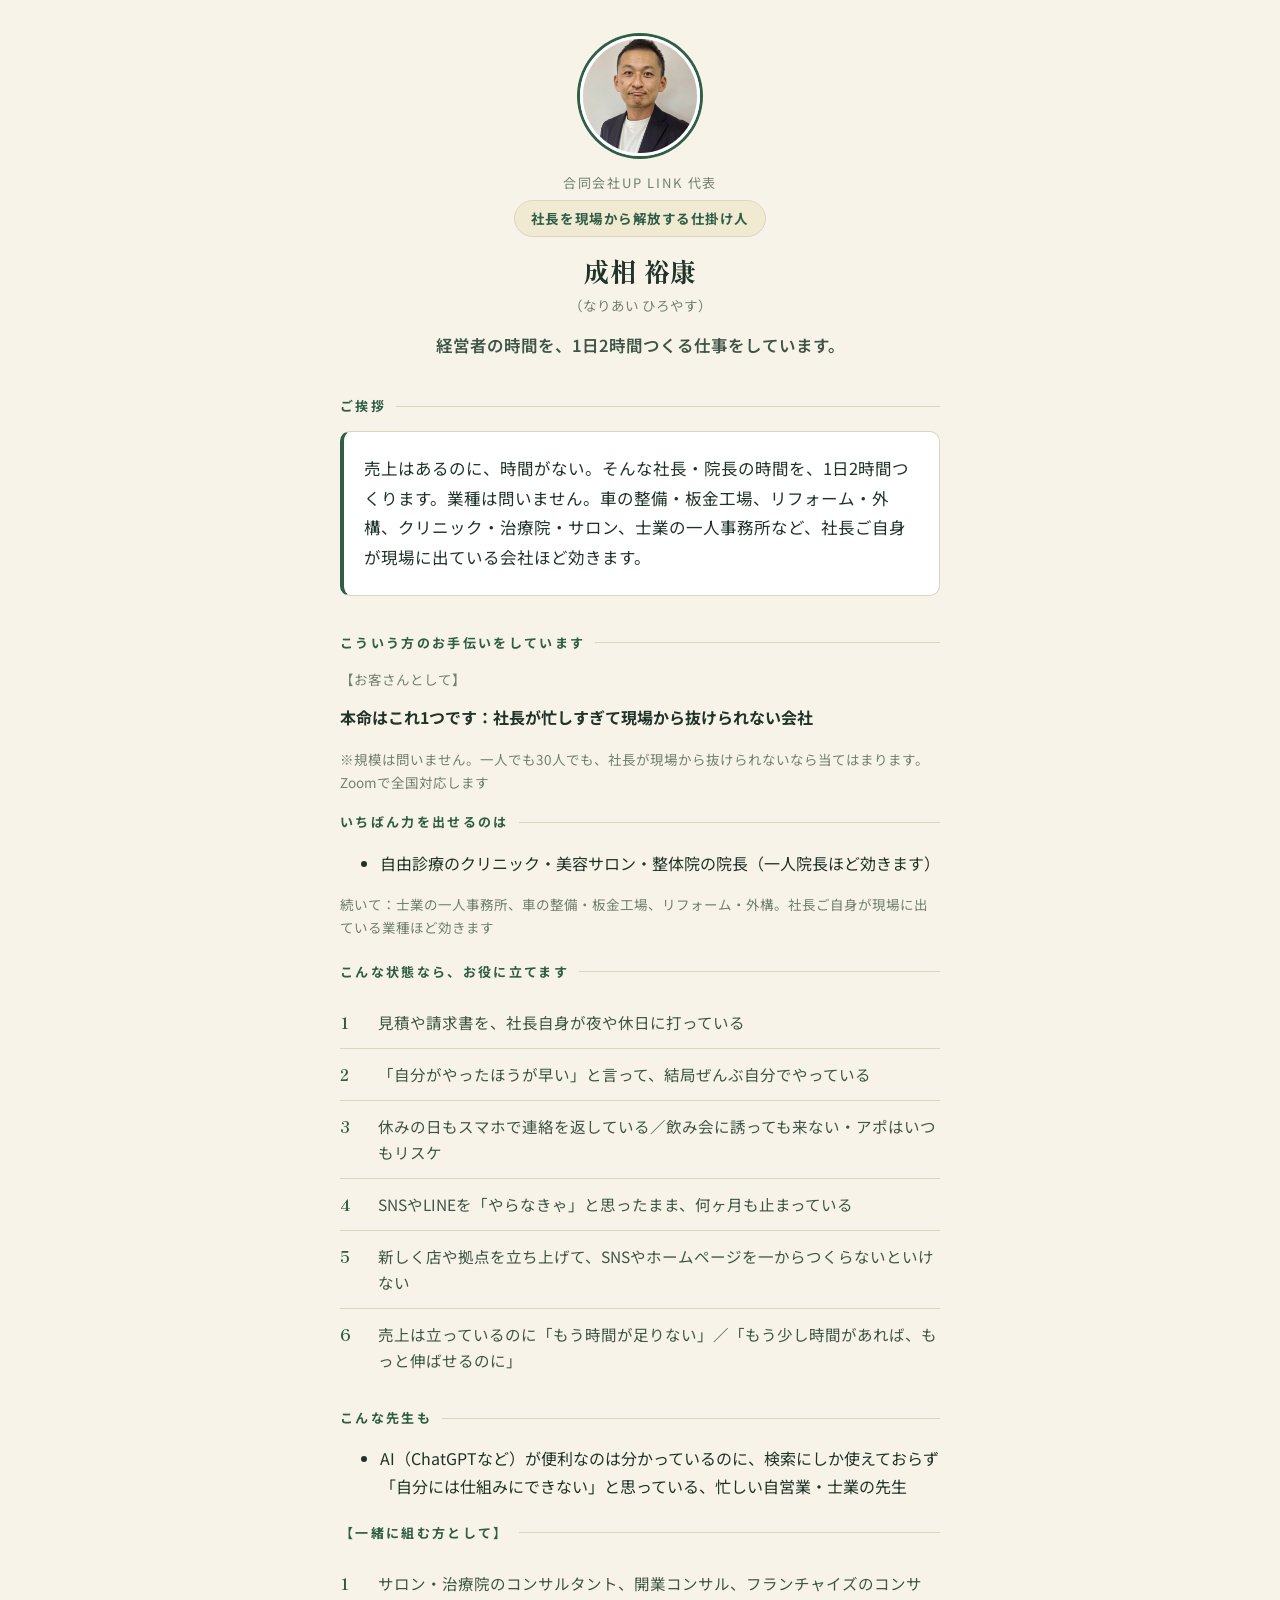
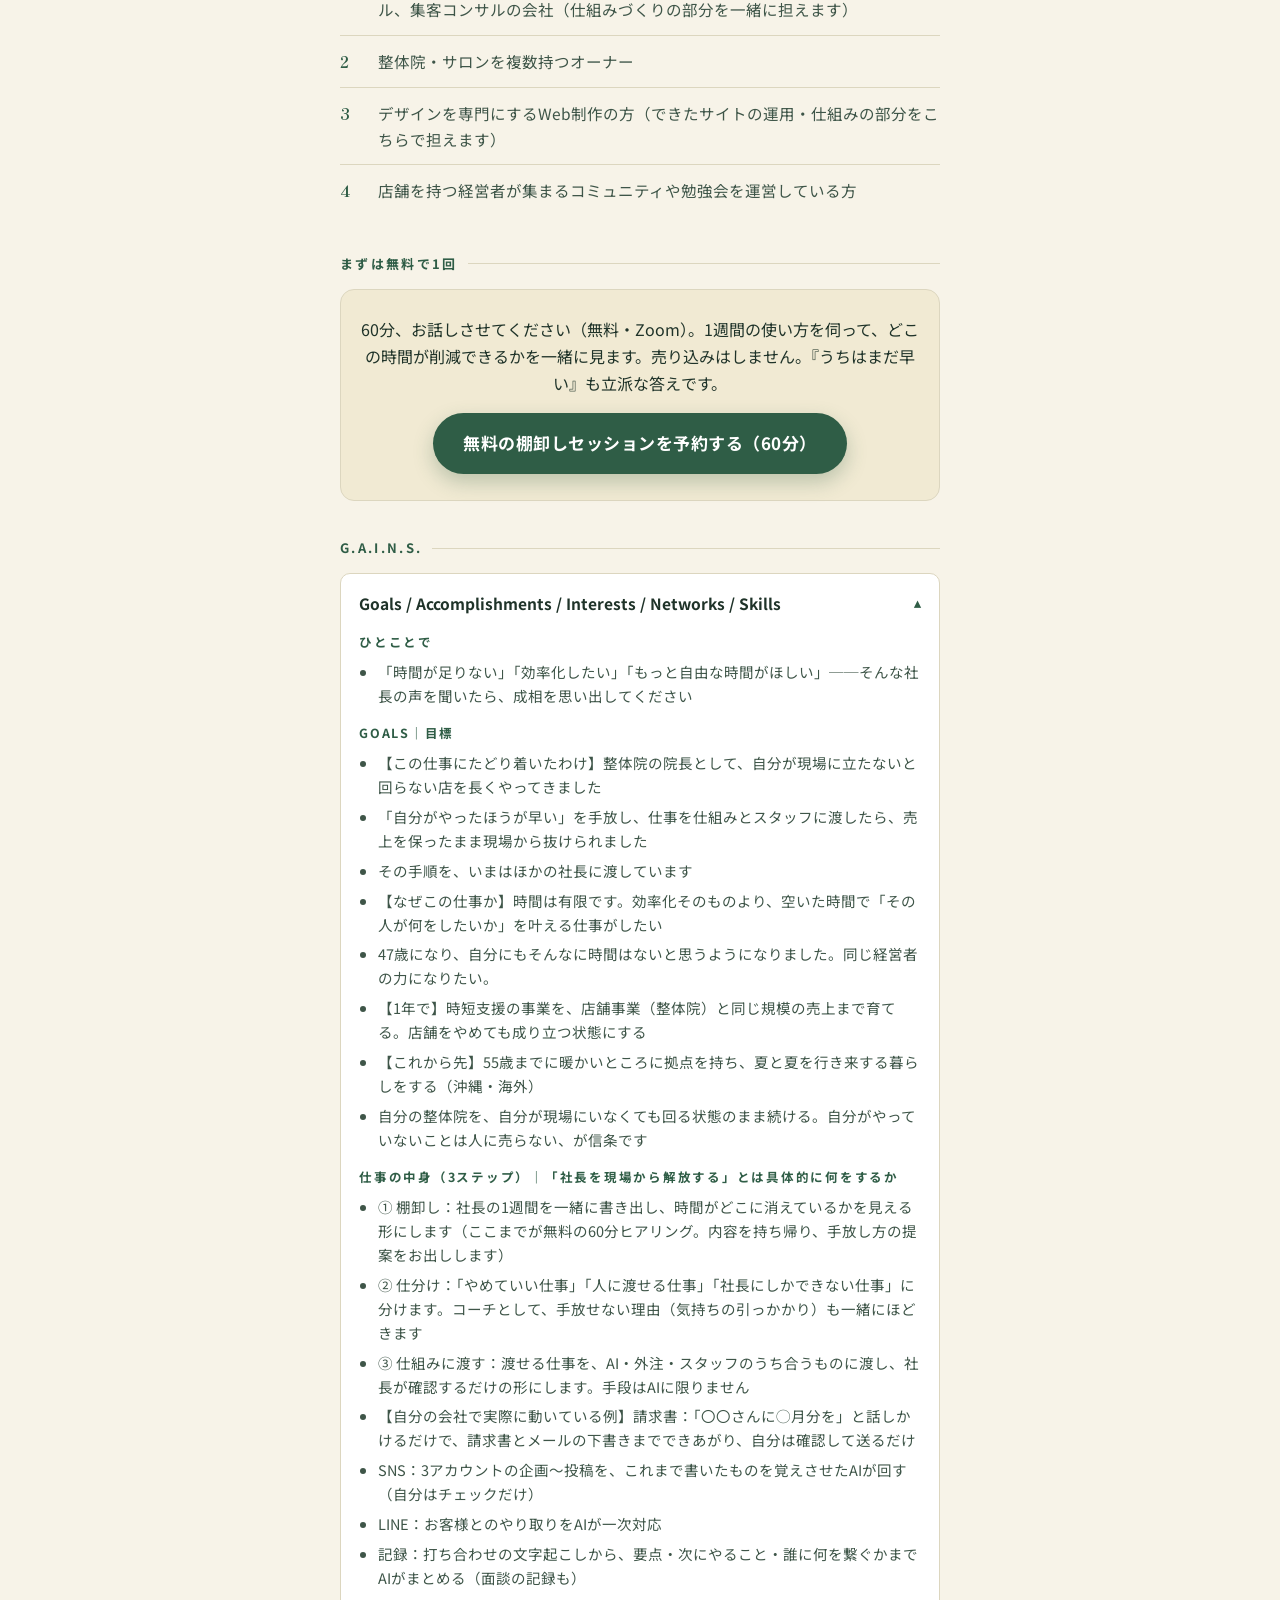
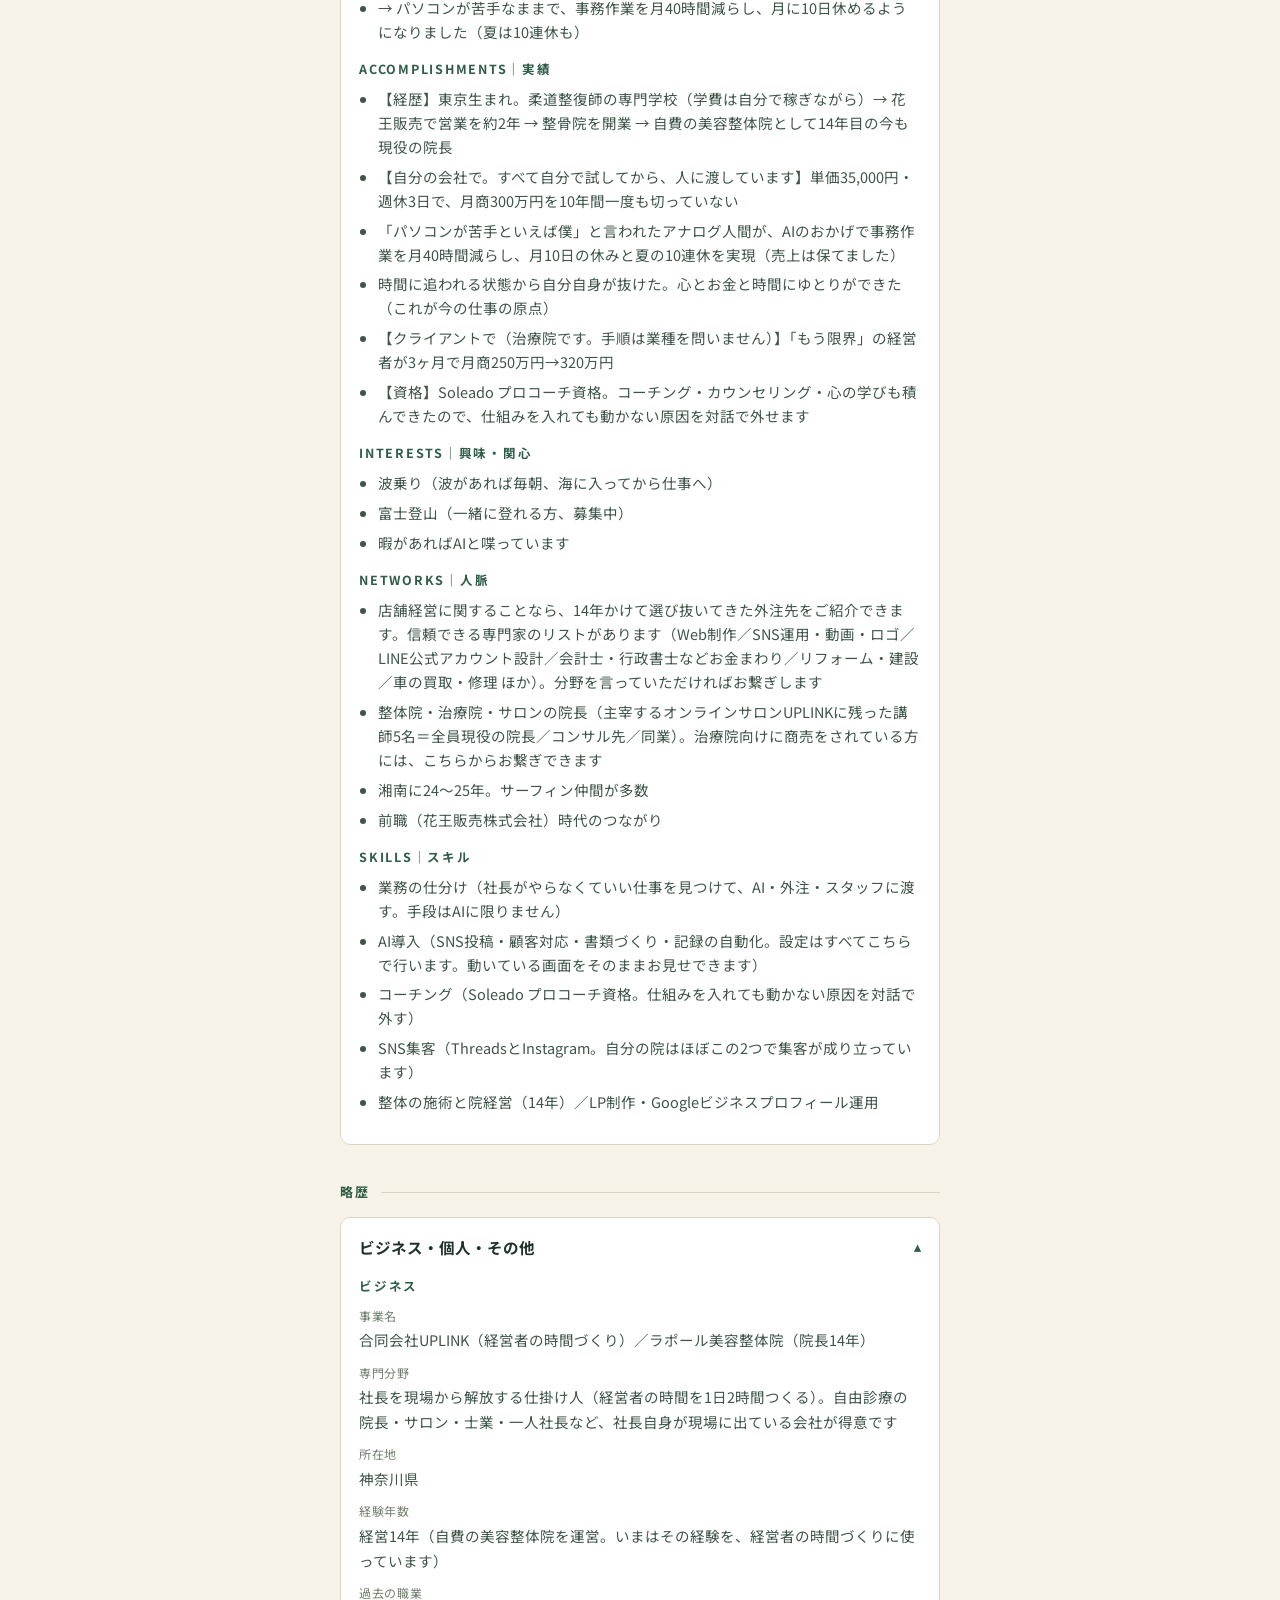
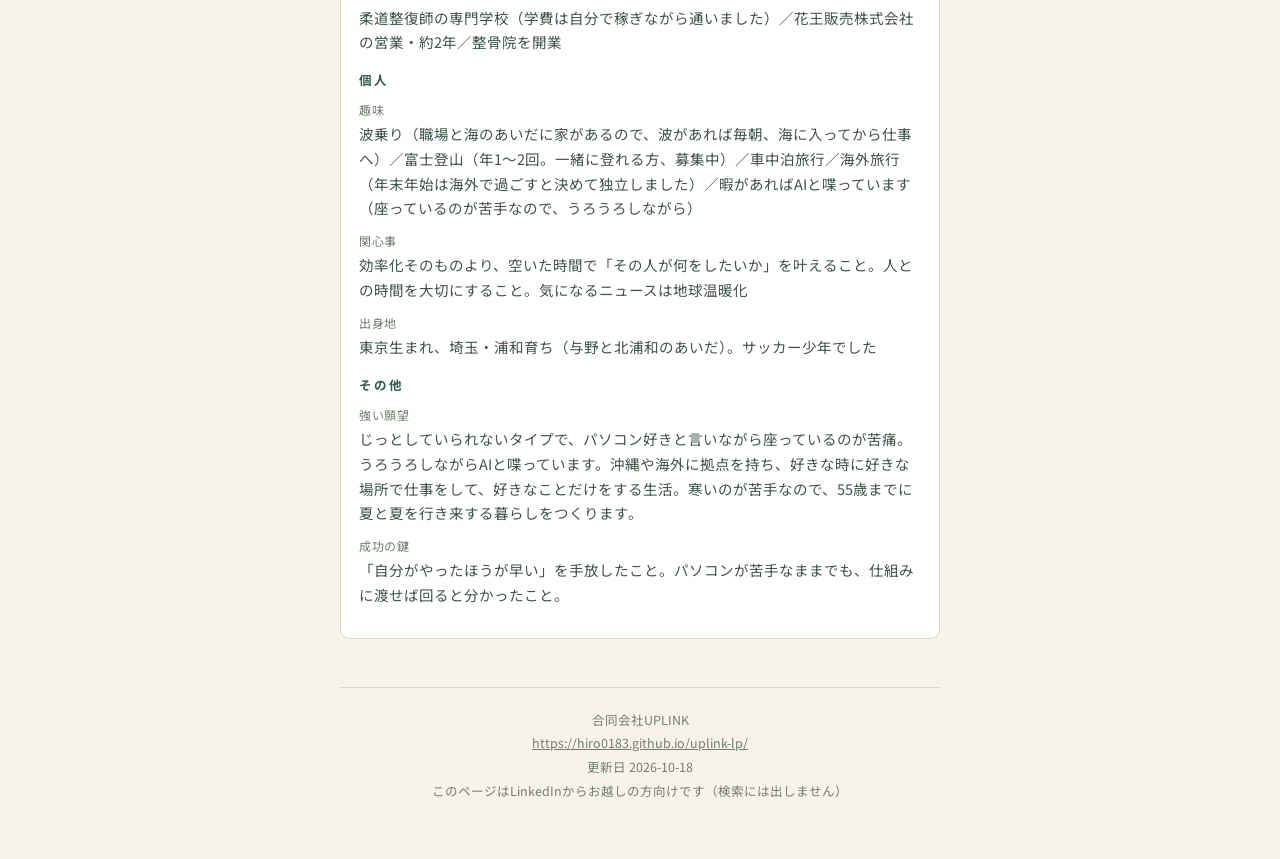
<file: linkedin/index.html>
<!DOCTYPE html>
<html lang="ja">
<head>
<meta charset="UTF-8">
<meta name="viewport" content="width=device-width, initial-scale=1">
<title>成相 裕康｜合同会社UP LINK 代表</title>
<meta name="description" content="成相 裕康（合同会社UP LINK 代表）の個人ページ。経営者の時間を1日2時間つくる仕事、実績、G.A.I.N.S.をまとめました。">
<meta name="robots" content="noindex,nofollow">
<meta property="og:type" content="profile">
<meta property="og:title" content="成相 裕康｜合同会社UP LINK 代表">
<meta property="og:description" content="経営者の時間を、1日2時間つくる仕事をしています。">
<link rel="preconnect" href="https://fonts.googleapis.com">
<link rel="preconnect" href="https://fonts.gstatic.com" crossorigin>
<link href="https://fonts.googleapis.com/css2?family=Noto+Sans+JP:wght@400;500;700&family=Shippori+Mincho:wght@500;700&display=swap" rel="stylesheet">
<style>
:root{
  --bg:#F7F3E8; --card:#FFFFFF; --line:#DCD6BF;
  --ink:#1F3329; --ink2:#3E5548; --mut:#71806F;
  --green:#2F5D46; --greend:#1D3A2C; --cream:#F1EAD3;
  --accent:#2F5D46;
  --ff:"Noto Sans JP","Hiragino Kaku Gothic ProN","Yu Gothic","Meiryo",sans-serif;
  --fm:"Shippori Mincho","Hiragino Mincho ProN","Yu Mincho",serif;
}
@media (prefers-color-scheme: dark){
  :root{
    --bg:#12201A; --card:#1A2C24; --line:#2E4438;
    --ink:#EDF3EC; --ink2:#C8D6C9; --mut:#8FA192;
    --green:#7FD1A8; --greend:#0E1913; --cream:#20302A;
    --accent:#7FD1A8;
  }
}
*{box-sizing:border-box}
html,body{margin:0;padding:0}
body{
  background:var(--bg); color:var(--ink); font-family:var(--ff);
  font-size:16px; line-height:1.7; -webkit-font-smoothing:antialiased;
}
.wrap{max-width:640px;margin:0 auto;padding:28px 20px 56px}
a{color:var(--green)}
h1,h2,h3{font-family:var(--fm); color:var(--ink); line-height:1.5; letter-spacing:.02em}
p{margin:0 0 1em}

/* ---- ヘッダー（名刺の続き） ---- */
.card-head{text-align:center; padding-top:8px}
.photo{width:120px;height:120px;border-radius:50%;object-fit:cover;
  border:3px solid var(--card); box-shadow:0 0 0 3px var(--green); margin:0 auto 16px; display:block}
.chapter{font-size:13px; letter-spacing:.14em; color:var(--mut); margin-bottom:6px}
.category{display:inline-block; background:var(--cream); color:var(--green);
  border:1px solid var(--line); border-radius:999px; padding:6px 16px; font-size:13.5px;
  font-weight:700; letter-spacing:.04em; margin-bottom:14px}
.name{font-size:26px; font-weight:700; margin:0 0 4px}
.kana{font-size:13.5px; color:var(--mut); margin-bottom:14px}
.tagline{font-size:16.5px; color:var(--ink2); font-weight:600}

/* ---- セクション共通 ---- */
section{margin-top:36px}
.sec-title{display:flex; align-items:center; gap:10px; font-size:13px; letter-spacing:.18em;
  color:var(--green); font-weight:700; margin-bottom:14px}
.sec-title::after{content:"";flex:1;height:1px;background:var(--line)}

/* ---- 引用カード ---- */
.ask-card{background:var(--card); border:1px solid var(--line); border-left:4px solid var(--green);
  border-radius:10px; padding:22px 20px; font-size:16.5px; line-height:1.8; color:var(--ink)}

/* ---- 番号リスト ---- */
.numlist{list-style:none; margin:0; padding:0; counter-reset:n}
.numlist li{counter-increment:n; display:grid; grid-template-columns:28px 1fr; gap:10px;
  padding:12px 0; border-bottom:1px solid var(--line); font-size:15.5px; color:var(--ink2)}
.numlist li:last-child{border-bottom:none}
.numlist li::before{content:counter(n); font-family:var(--fm); font-weight:700; color:var(--green); font-size:16px}
.note{font-size:13.5px; color:var(--mut); margin-top:12px}

/* ---- CTA ---- */
.cta-box{text-align:center; background:var(--cream); border:1px solid var(--line);
  border-radius:14px; padding:26px 18px; margin-top:14px}
.cta-btn{display:inline-block; background:var(--green); color:#FFFFFF !important; text-decoration:none;
  font-weight:700; font-size:17px; letter-spacing:.03em; padding:16px 30px; border-radius:999px;
  box-shadow:0 8px 20px rgba(47,93,70,.28)}
.cta-sub{font-size:13.5px; color:var(--mut); margin-top:14px; margin-bottom:0}

/* ---- details ---- */
details{background:var(--card); border:1px solid var(--line); border-radius:10px;
  padding:16px 18px; margin-bottom:12px}
details > summary{cursor:pointer; font-weight:700; font-size:15.5px; color:var(--ink); list-style:none;
  display:flex; align-items:center; justify-content:space-between}
details > summary::-webkit-details-marker{display:none}
details > summary::after{content:"▾"; color:var(--green); font-size:13px; margin-left:8px}
details[open] > summary::after{content:"▴"}
.gains-block{margin-top:14px}
.gains-block h4{font-size:12.5px; letter-spacing:.14em; color:var(--green); margin:0 0 8px; font-weight:700}
.gains-block ul{margin:0 0 14px; padding-left:1.2em}
.gains-block li{font-size:14.5px; color:var(--ink2); margin-bottom:6px; line-height:1.65}
.bio-block{margin-top:6px}
.bio-block dl{margin:0 0 14px}
.bio-block dt{font-size:12px; color:var(--mut); letter-spacing:.06em; margin-top:10px}
.bio-block dd{font-size:14.5px; color:var(--ink2); margin:2px 0 0; line-height:1.7}

/* ---- フッター ---- */
footer{margin-top:48px; padding-top:20px; border-top:1px solid var(--line);
  font-size:12.5px; color:var(--mut); text-align:center; line-height:1.9}
footer a{color:var(--mut)}
</style>
</head>
<body>
<div class="wrap">

  <div class="card-head">
    <img class="photo" src="photo.jpg" alt="成相 裕康">
    <div class="chapter">合同会社UP LINK 代表</div>
    <div class="category">社長を現場から解放する仕掛け人</div>
    <h1 class="name">成相 裕康</h1>
    <div class="kana">（なりあい ひろやす）</div>
    <p class="tagline">経営者の時間を、1日2時間つくる仕事をしています。</p>
  </div>

  <section>
    <div class="sec-title">ご挨拶</div>
    <div class="ask-card">売上はあるのに、時間がない。そんな社長・院長の時間を、1日2時間つくります。業種は問いません。車の整備・板金工場、リフォーム・外構、クリニック・治療院・サロン、士業の一人事務所など、社長ご自身が現場に出ている会社ほど効きます。</div>
  </section>

  <section>
    <div class="sec-title">こういう方のお手伝いをしています</div>
    <p class="note" style="margin-top:0">【お客さんとして】</p>
    <p><strong>本命はこれ1つです：社長が忙しすぎて現場から抜けられない会社</strong></p>
    <p class="note">※規模は問いません。一人でも30人でも、社長が現場から抜けられないなら当てはまります。Zoomで全国対応します</p>
    <p class="sec-title" style="margin-top:18px">いちばん力を出せるのは</p><ul><li>自由診療のクリニック・美容サロン・整体院の院長（一人院長ほど効きます）</li></ul>
    <p class="note" style="margin-top:0">続いて：士業の一人事務所、車の整備・板金工場、リフォーム・外構。社長ご自身が現場に出ている業種ほど効きます</p>
    <p class="sec-title" style="margin-top:22px">こんな状態なら、お役に立てます</p>
    <ol class="numlist"><li>見積や請求書を、社長自身が夜や休日に打っている</li><li>「自分がやったほうが早い」と言って、結局ぜんぶ自分でやっている</li><li>休みの日もスマホで連絡を返している／飲み会に誘っても来ない・アポはいつもリスケ</li><li>SNSやLINEを「やらなきゃ」と思ったまま、何ヶ月も止まっている</li><li>新しく店や拠点を立ち上げて、SNSやホームページを一からつくらないといけない</li><li>売上は立っているのに「もう時間が足りない」／「もう少し時間があれば、もっと伸ばせるのに」</li></ol>
    <p class="sec-title" style="margin-top:22px">こんな先生も</p><ul><li>AI（ChatGPTなど）が便利なのは分かっているのに、検索にしか使えておらず「自分には仕組みにできない」と思っている、忙しい自営業・士業の先生</li></ul>
    <p class="sec-title" style="margin-top:22px">【一緒に組む方として】</p>
    <ol class="numlist"><li>サロン・治療院のコンサルタント、開業コンサル、フランチャイズのコンサル、集客コンサルの会社（仕組みづくりの部分を一緒に担えます）</li><li>整体院・サロンを複数持つオーナー</li><li>デザインを専門にするWeb制作の方（できたサイトの運用・仕組みの部分をこちらで担えます）</li><li>店舗を持つ経営者が集まるコミュニティや勉強会を運営している方</li></ol>
  </section>

  <section>
    <div class="sec-title">まずは無料で1回</div>
    <div class="cta-box">
      <p>60分、お話しさせてください（無料・Zoom）。1週間の使い方を伺って、どこの時間が削減できるかを一緒に見ます。売り込みはしません。『うちはまだ早い』も立派な答えです。</p>
      <a class="cta-btn" href="https://timerex.net/s/tujido.rapport2019_afb5/5daf3edf" target="_blank" rel="noopener">無料の棚卸しセッションを予約する（60分）</a>
    </div>
  </section>

  <section>
    <div class="sec-title">G.A.I.N.S.</div>
    <details open>
      <summary>Goals / Accomplishments / Interests / Networks / Skills</summary>

      <div class="gains-block">
        <h4>ひとことで</h4><ul><li>「時間が足りない」「効率化したい」「もっと自由な時間がほしい」──そんな社長の声を聞いたら、成相を思い出してください</li></ul>
        <h4>GOALS｜目標</h4><ul><li>【この仕事にたどり着いたわけ】整体院の院長として、自分が現場に立たないと回らない店を長くやってきました</li><li>「自分がやったほうが早い」を手放し、仕事を仕組みとスタッフに渡したら、売上を保ったまま現場から抜けられました</li><li>その手順を、いまはほかの社長に渡しています</li><li>【なぜこの仕事か】時間は有限です。効率化そのものより、空いた時間で「その人が何をしたいか」を叶える仕事がしたい</li><li>47歳になり、自分にもそんなに時間はないと思うようになりました。同じ経営者の力になりたい。</li><li>【1年で】時短支援の事業を、店舗事業（整体院）と同じ規模の売上まで育てる。店舗をやめても成り立つ状態にする</li><li>【これから先】55歳までに暖かいところに拠点を持ち、夏と夏を行き来する暮らしをする（沖縄・海外）</li><li>自分の整体院を、自分が現場にいなくても回る状態のまま続ける。自分がやっていないことは人に売らない、が信条です</li></ul>
        <h4>仕事の中身（3ステップ）｜「社長を現場から解放する」とは具体的に何をするか</h4><ul><li>① 棚卸し：社長の1週間を一緒に書き出し、時間がどこに消えているかを見える形にします（ここまでが無料の60分ヒアリング。内容を持ち帰り、手放し方の提案をお出しします）</li><li>② 仕分け：「やめていい仕事」「人に渡せる仕事」「社長にしかできない仕事」に分けます。コーチとして、手放せない理由（気持ちの引っかかり）も一緒にほどきます</li><li>③ 仕組みに渡す：渡せる仕事を、AI・外注・スタッフのうち合うものに渡し、社長が確認するだけの形にします。手段はAIに限りません</li><li>【自分の会社で実際に動いている例】請求書：「〇〇さんに◯月分を」と話しかけるだけで、請求書とメールの下書きまでできあがり、自分は確認して送るだけ</li><li>SNS：3アカウントの企画〜投稿を、これまで書いたものを覚えさせたAIが回す（自分はチェックだけ）</li><li>LINE：お客様とのやり取りをAIが一次対応</li><li>記録：打ち合わせの文字起こしから、要点・次にやること・誰に何を繋ぐかまでAIがまとめる（面談の記録も）</li><li>→ パソコンが苦手なままで、事務作業を月40時間減らし、月に10日休めるようになりました（夏は10連休も）</li></ul>
        <h4>ACCOMPLISHMENTS｜実績</h4><ul><li>【経歴】東京生まれ。柔道整復師の専門学校（学費は自分で稼ぎながら）→ 花王販売で営業を約2年 → 整骨院を開業 → 自費の美容整体院として14年目の今も現役の院長</li><li>【自分の会社で。すべて自分で試してから、人に渡しています】単価35,000円・週休3日で、月商300万円を10年間一度も切っていない</li><li>「パソコンが苦手といえば僕」と言われたアナログ人間が、AIのおかげで事務作業を月40時間減らし、月10日の休みと夏の10連休を実現（売上は保てました）</li><li>時間に追われる状態から自分自身が抜けた。心とお金と時間にゆとりができた（これが今の仕事の原点）</li><li>【クライアントで（治療院です。手順は業種を問いません）】「もう限界」の経営者が3ヶ月で月商250万円→320万円</li><li>【資格】Soleado プロコーチ資格。コーチング・カウンセリング・心の学びも積んできたので、仕組みを入れても動かない原因を対話で外せます</li></ul>
        <h4>INTERESTS｜興味・関心</h4><ul><li>波乗り（波があれば毎朝、海に入ってから仕事へ）</li><li>富士登山（一緒に登れる方、募集中）</li><li>暇があればAIと喋っています</li></ul>
        <h4>NETWORKS｜人脈</h4><ul><li>店舗経営に関することなら、14年かけて選び抜いてきた外注先をご紹介できます。信頼できる専門家のリストがあります（Web制作／SNS運用・動画・ロゴ／LINE公式アカウント設計／会計士・行政書士などお金まわり／リフォーム・建設／車の買取・修理 ほか）。分野を言っていただければお繋ぎします</li><li>整体院・治療院・サロンの院長（主宰するオンラインサロンUPLINKに残った講師5名＝全員現役の院長／コンサル先／同業）。治療院向けに商売をされている方には、こちらからお繋ぎできます</li><li>湘南に24〜25年。サーフィン仲間が多数</li><li>前職（花王販売株式会社）時代のつながり</li></ul>
        <h4>SKILLS｜スキル</h4><ul><li>業務の仕分け（社長がやらなくていい仕事を見つけて、AI・外注・スタッフに渡す。手段はAIに限りません）</li><li>AI導入（SNS投稿・顧客対応・書類づくり・記録の自動化。設定はすべてこちらで行います。動いている画面をそのままお見せできます）</li><li>コーチング（Soleado プロコーチ資格。仕組みを入れても動かない原因を対話で外す）</li><li>SNS集客（ThreadsとInstagram。自分の院はほぼこの2つで集客が成り立っています）</li><li>整体の施術と院経営（14年）／LP制作・Googleビジネスプロフィール運用</li></ul>
      </div>

    </details>
  </section>

  <section>
    <div class="sec-title">略歴</div>
    <details open>
      <summary>ビジネス・個人・その他</summary>

      <div class="bio-block">
        <h4 style="font-size:12.5px;letter-spacing:.14em;color:var(--green);margin:14px 0 8px;font-weight:700">ビジネス</h4>
        <dl><dt>事業名</dt><dd>合同会社UPLINK（経営者の時間づくり）／ラポール美容整体院（院長14年）</dd><dt>専門分野</dt><dd>社長を現場から解放する仕掛け人（経営者の時間を1日2時間つくる）。自由診療の院長・サロン・士業・一人社長など、社長自身が現場に出ている会社が得意です</dd><dt>所在地</dt><dd>神奈川県</dd><dt>経験年数</dt><dd>経営14年（自費の美容整体院を運営。いまはその経験を、経営者の時間づくりに使っています）</dd><dt>過去の職業</dt><dd>柔道整復師の専門学校（学費は自分で稼ぎながら通いました）／花王販売株式会社の営業・約2年／整骨院を開業</dd></dl>
        <h4 style="font-size:12.5px;letter-spacing:.14em;color:var(--green);margin:14px 0 8px;font-weight:700">個人</h4>
        <dl><dt>趣味</dt><dd>波乗り（職場と海のあいだに家があるので、波があれば毎朝、海に入ってから仕事へ）／富士登山（年1〜2回。一緒に登れる方、募集中）／車中泊旅行／海外旅行（年末年始は海外で過ごすと決めて独立しました）／暇があればAIと喋っています（座っているのが苦手なので、うろうろしながら）</dd><dt>関心事</dt><dd>効率化そのものより、空いた時間で「その人が何をしたいか」を叶えること。人との時間を大切にすること。気になるニュースは地球温暖化</dd><dt>出身地</dt><dd>東京生まれ、埼玉・浦和育ち（与野と北浦和のあいだ）。サッカー少年でした</dd></dl>
        <h4 style="font-size:12.5px;letter-spacing:.14em;color:var(--green);margin:14px 0 8px;font-weight:700">その他</h4>
        <dl><dt>強い願望</dt><dd>じっとしていられないタイプで、パソコン好きと言いながら座っているのが苦痛。うろうろしながらAIと喋っています。沖縄や海外に拠点を持ち、好きな時に好きな場所で仕事をして、好きなことだけをする生活。寒いのが苦手なので、55歳までに夏と夏を行き来する暮らしをつくります。</dd><dt>成功の鍵</dt><dd>「自分がやったほうが早い」を手放したこと。パソコンが苦手なままでも、仕組みに渡せば回ると分かったこと。</dd></dl>
      </div>

    </details>
  </section>

  <footer>
    合同会社UPLINK<br>
    <a href="https://hiro0183.github.io/uplink-lp/" target="_blank" rel="noopener">https://hiro0183.github.io/uplink-lp/</a><br>
    更新日 2026-10-18<br>
    このページはLinkedInからお越しの方向けです（検索には出しません）
  </footer>

</div>
</body>
</html>
</file>
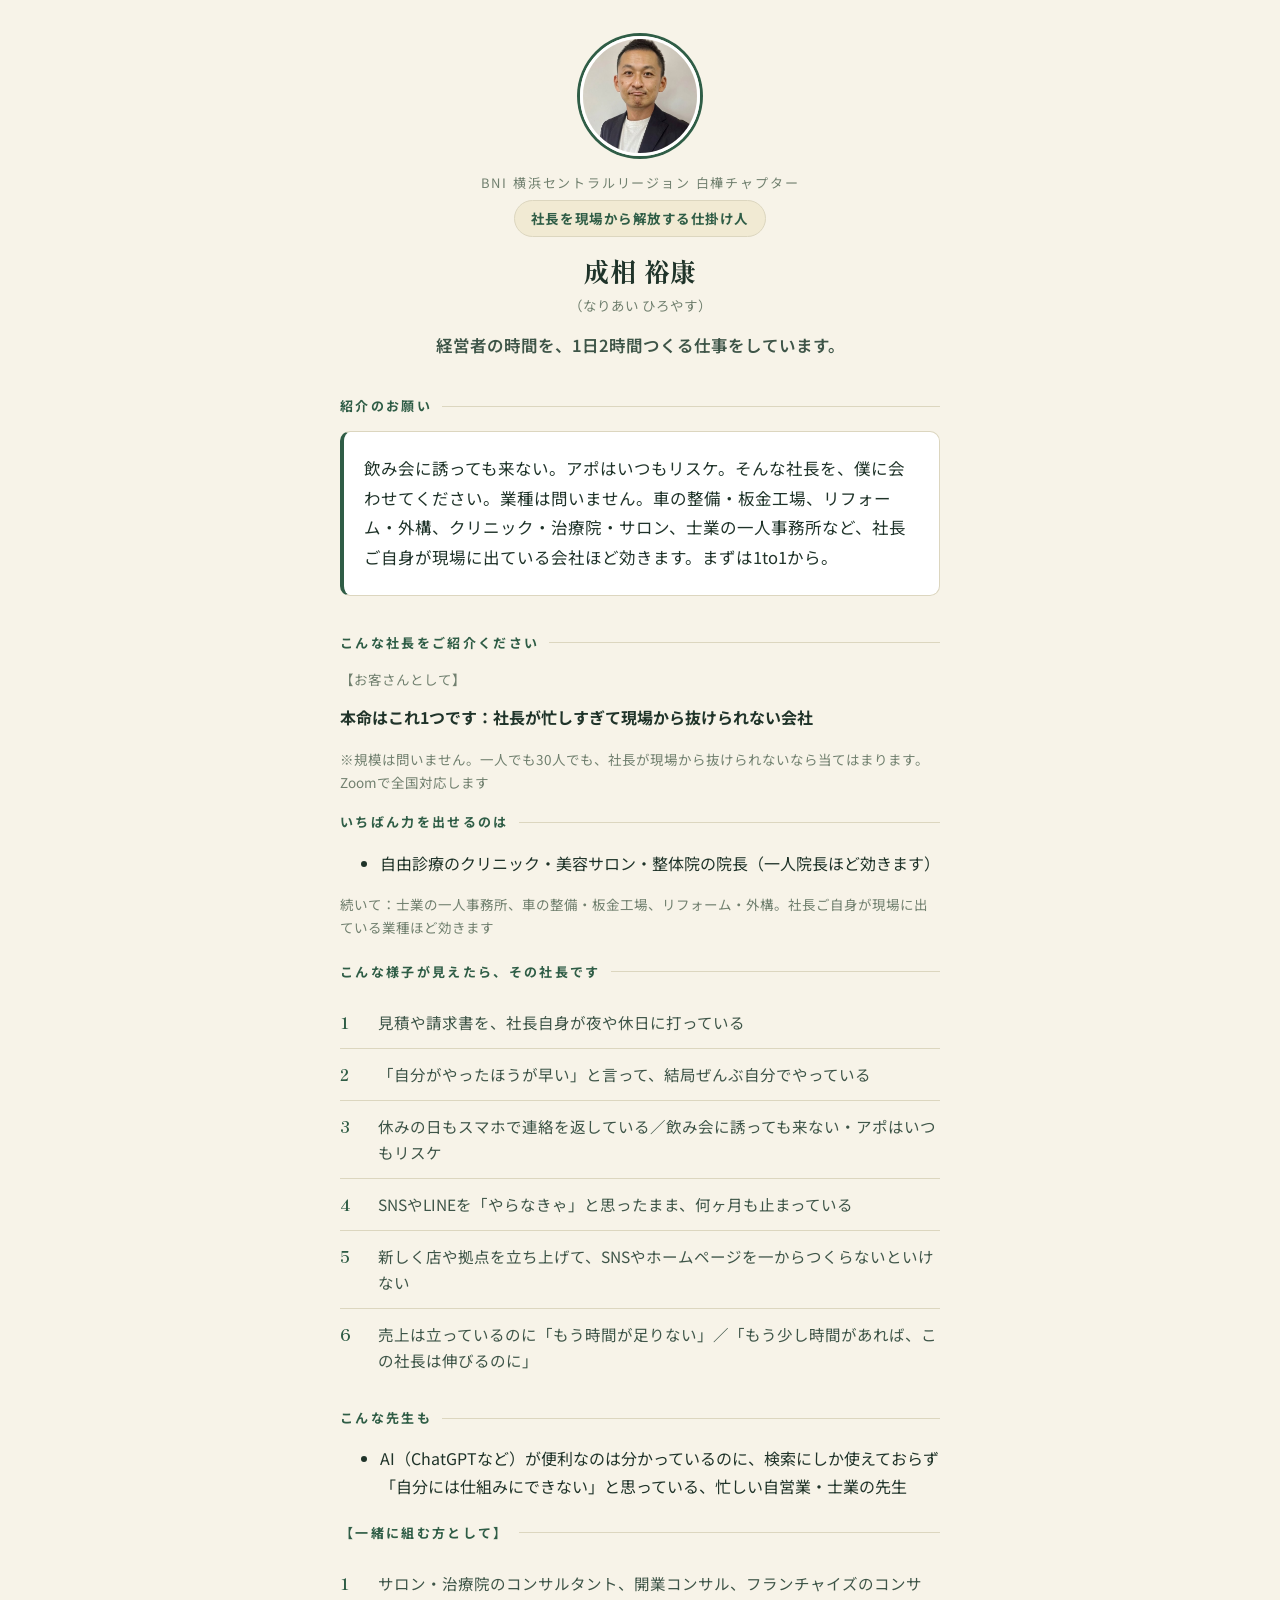
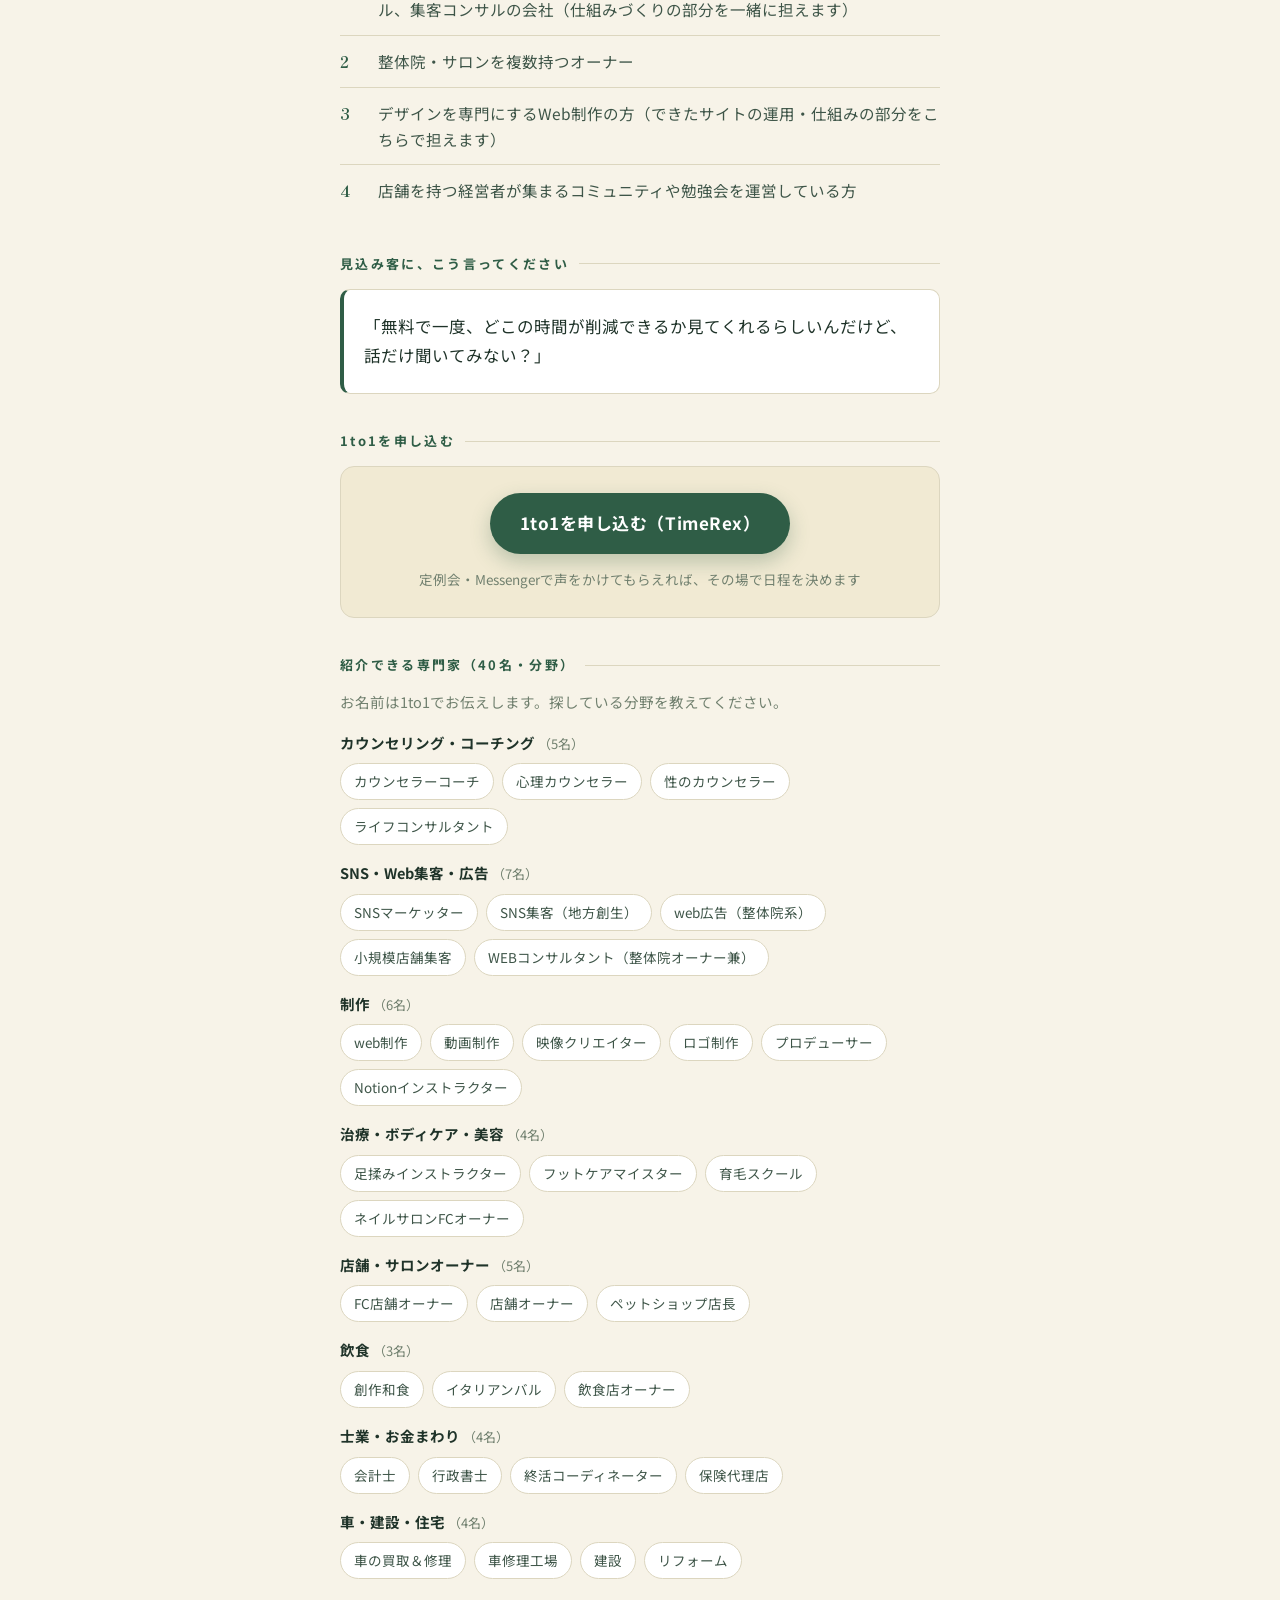
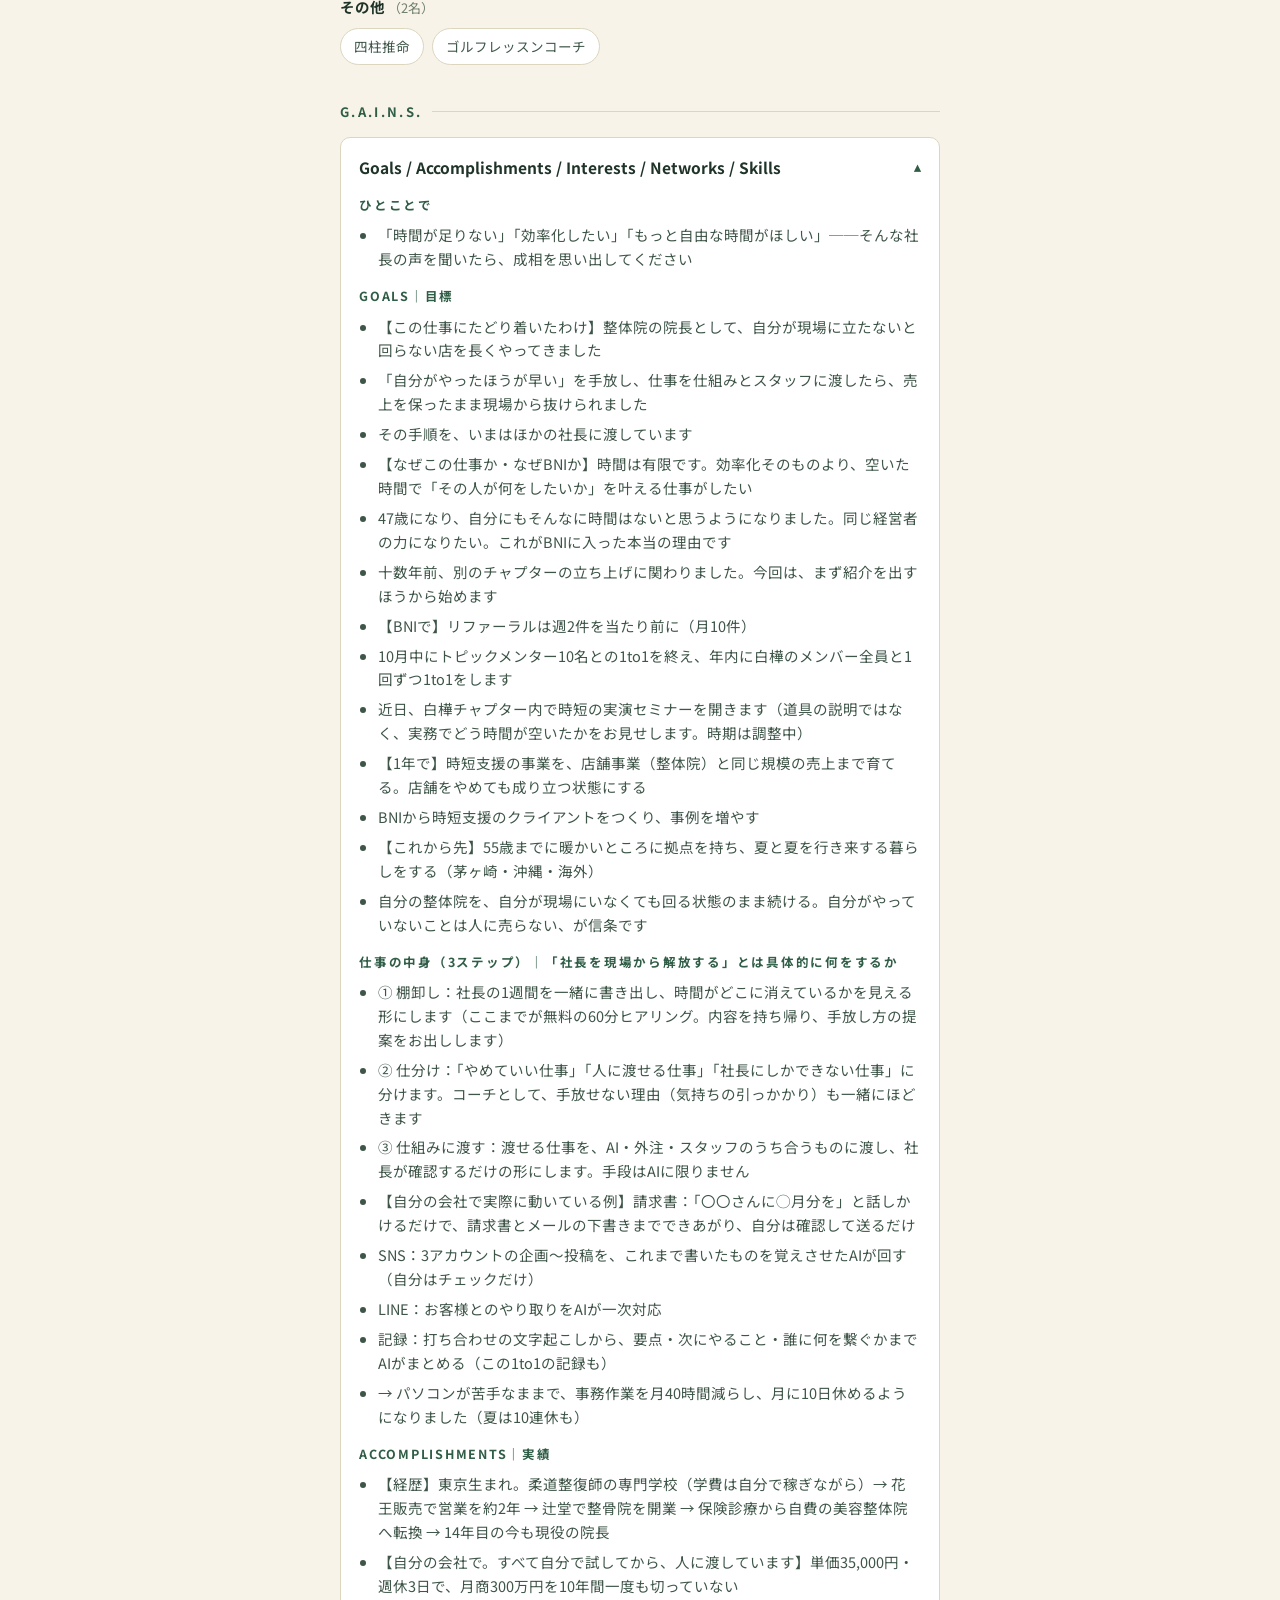
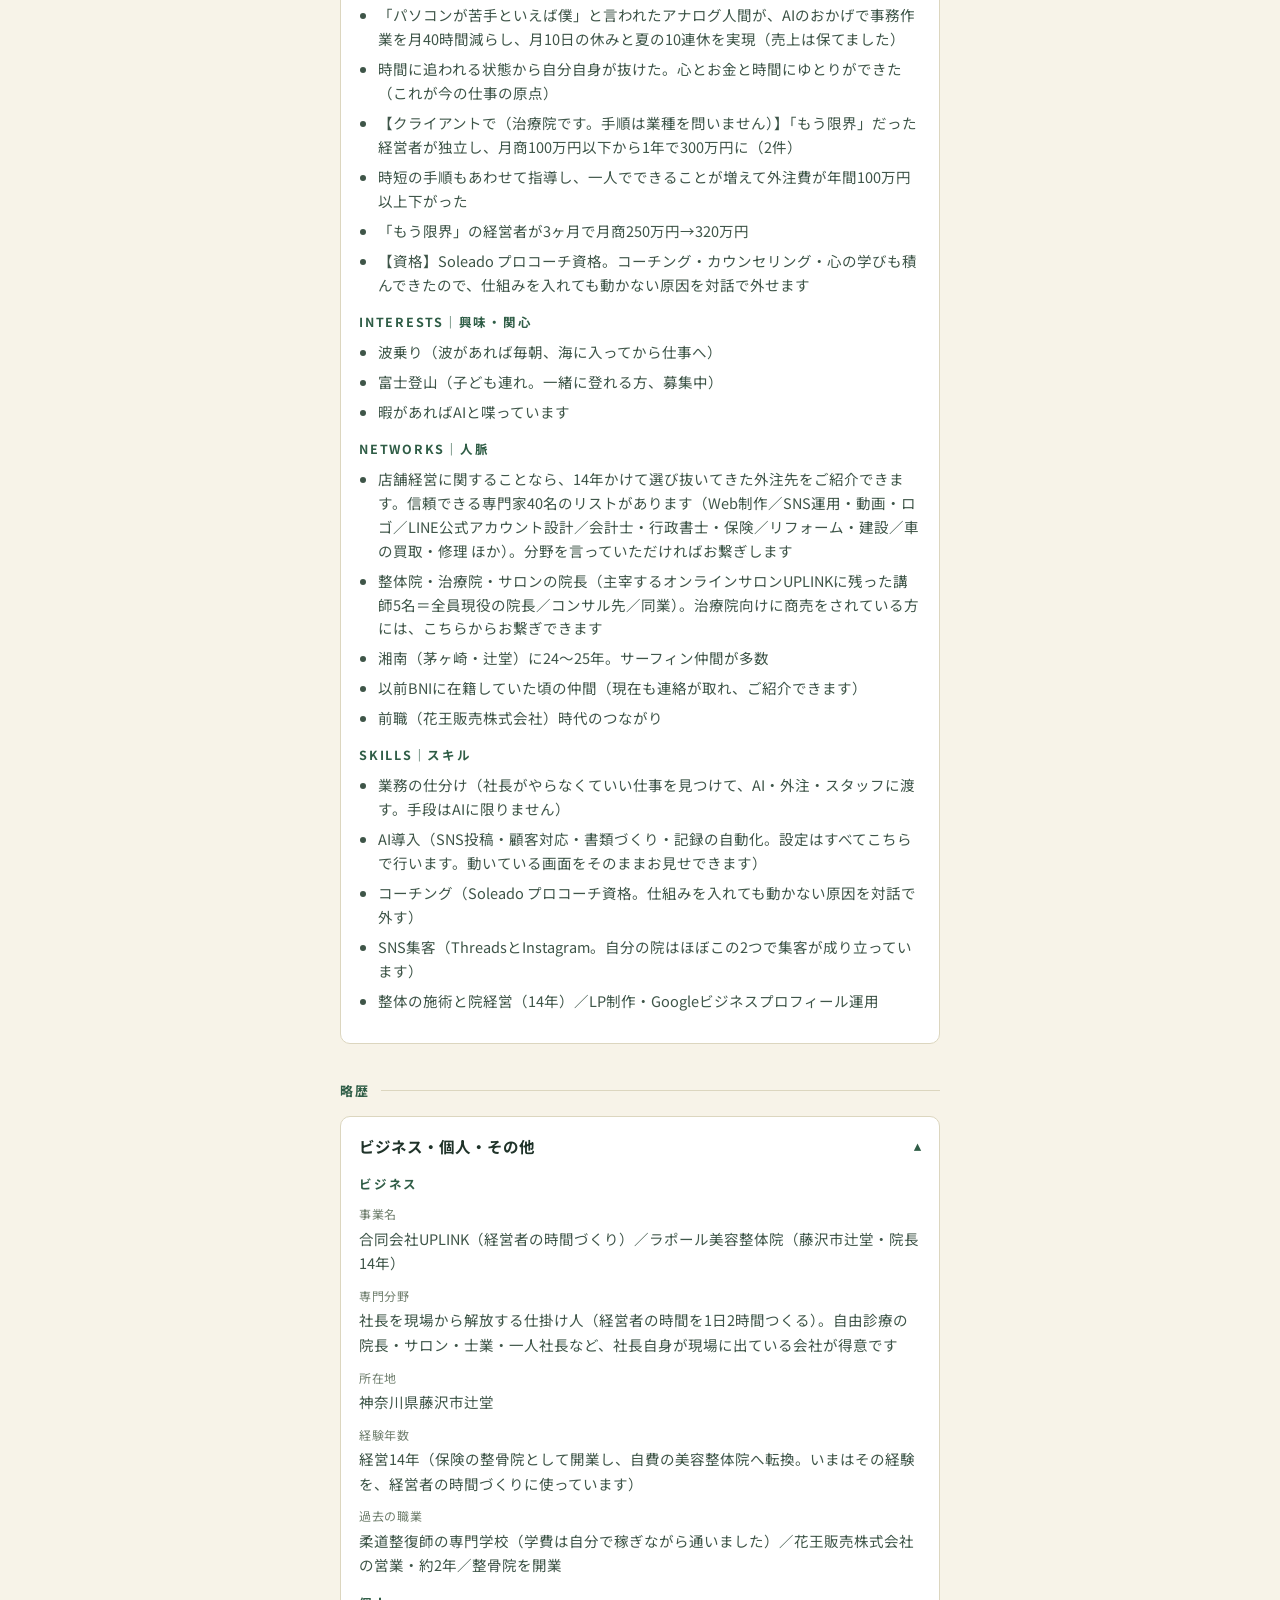
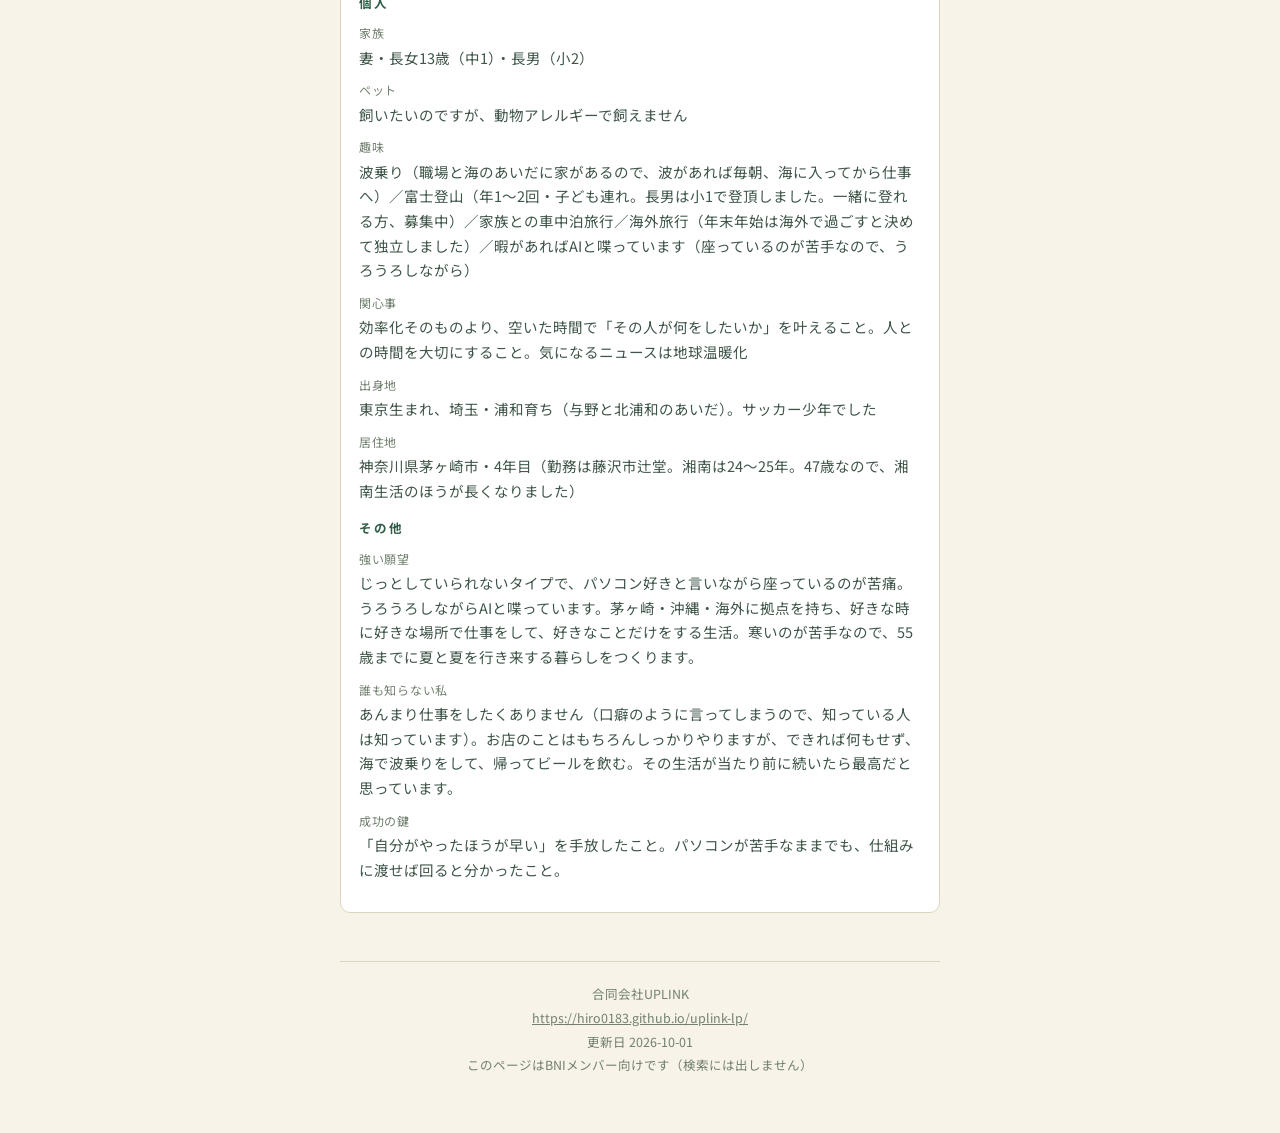
<file: bni/nariai/index.html>
<!DOCTYPE html>
<html lang="ja">
<head>
<meta charset="UTF-8">
<meta name="viewport" content="width=device-width, initial-scale=1">
<title>成相 裕康｜1to1シート（BNI白樺）</title>
<meta name="description" content="成相 裕康（BNI 横浜セントラルリージョン 白樺チャプター）の1to1シート。紹介のお願い、紹介できる専門家、G.A.I.N.S.をまとめた個人ページです。">
<meta name="robots" content="noindex,nofollow">
<meta property="og:type" content="profile">
<meta property="og:title" content="成相 裕康｜1to1シート（BNI白樺）">
<meta property="og:description" content="経営者の時間を、1日2時間つくる仕事をしています。">
<link rel="preconnect" href="https://fonts.googleapis.com">
<link rel="preconnect" href="https://fonts.gstatic.com" crossorigin>
<link href="https://fonts.googleapis.com/css2?family=Noto+Sans+JP:wght@400;500;700&family=Shippori+Mincho:wght@500;700&display=swap" rel="stylesheet">
<style>
:root{
  --bg:#F7F3E8; --card:#FFFFFF; --line:#DCD6BF;
  --ink:#1F3329; --ink2:#3E5548; --mut:#71806F;
  --green:#2F5D46; --greend:#1D3A2C; --cream:#F1EAD3;
  --accent:#2F5D46;
  --ff:"Noto Sans JP","Hiragino Kaku Gothic ProN","Yu Gothic","Meiryo",sans-serif;
  --fm:"Shippori Mincho","Hiragino Mincho ProN","Yu Mincho",serif;
}
@media (prefers-color-scheme: dark){
  :root{
    --bg:#12201A; --card:#1A2C24; --line:#2E4438;
    --ink:#EDF3EC; --ink2:#C8D6C9; --mut:#8FA192;
    --green:#7FD1A8; --greend:#0E1913; --cream:#20302A;
    --accent:#7FD1A8;
  }
}
*{box-sizing:border-box}
html,body{margin:0;padding:0}
body{
  background:var(--bg); color:var(--ink); font-family:var(--ff);
  font-size:16px; line-height:1.7; -webkit-font-smoothing:antialiased;
}
.wrap{max-width:640px;margin:0 auto;padding:28px 20px 56px}
a{color:var(--green)}
h1,h2,h3{font-family:var(--fm); color:var(--ink); line-height:1.5; letter-spacing:.02em}
p{margin:0 0 1em}

/* ---- ヘッダー（名刺の続き） ---- */
.card-head{text-align:center; padding-top:8px}
.photo{width:120px;height:120px;border-radius:50%;object-fit:cover;
  border:3px solid var(--card); box-shadow:0 0 0 3px var(--green); margin:0 auto 16px; display:block}
.chapter{font-size:13px; letter-spacing:.14em; color:var(--mut); margin-bottom:6px}
.category{display:inline-block; background:var(--cream); color:var(--green);
  border:1px solid var(--line); border-radius:999px; padding:6px 16px; font-size:13.5px;
  font-weight:700; letter-spacing:.04em; margin-bottom:14px}
.name{font-size:26px; font-weight:700; margin:0 0 4px}
.kana{font-size:13.5px; color:var(--mut); margin-bottom:14px}
.tagline{font-size:16.5px; color:var(--ink2); font-weight:600}

/* ---- セクション共通 ---- */
section{margin-top:36px}
.sec-title{display:flex; align-items:center; gap:10px; font-size:13px; letter-spacing:.18em;
  color:var(--green); font-weight:700; margin-bottom:14px}
.sec-title::after{content:"";flex:1;height:1px;background:var(--line)}

/* ---- 引用カード（紹介のお願い） ---- */
.ask-card{background:var(--card); border:1px solid var(--line); border-left:4px solid var(--green);
  border-radius:10px; padding:22px 20px; font-size:16.5px; line-height:1.8; color:var(--ink)}

/* ---- 番号リスト ---- */
.numlist{list-style:none; margin:0; padding:0; counter-reset:n}
.numlist li{counter-increment:n; display:grid; grid-template-columns:28px 1fr; gap:10px;
  padding:12px 0; border-bottom:1px solid var(--line); font-size:15.5px; color:var(--ink2)}
.numlist li:last-child{border-bottom:none}
.numlist li::before{content:counter(n); font-family:var(--fm); font-weight:700; color:var(--green); font-size:16px}
.note{font-size:13.5px; color:var(--mut); margin-top:12px}

/* ---- CTA ---- */
.cta-box{text-align:center; background:var(--cream); border:1px solid var(--line);
  border-radius:14px; padding:26px 18px; margin-top:14px}
.cta-btn{display:inline-block; background:var(--green); color:#FFFFFF !important; text-decoration:none;
  font-weight:700; font-size:17px; letter-spacing:.03em; padding:16px 30px; border-radius:999px;
  box-shadow:0 8px 20px rgba(47,93,70,.28)}
.cta-sub{font-size:13.5px; color:var(--mut); margin-top:14px; margin-bottom:0}

/* ---- 紹介できる専門家（チップ） ---- */
.give-intro{font-size:14.5px; color:var(--mut); margin-bottom:16px}
.give-group{margin-bottom:16px}
.give-field{font-size:14.5px; font-weight:700; color:var(--ink); margin-bottom:8px}
.give-field .cnt{color:var(--mut); font-weight:400; font-size:13px}
.chips{display:flex; flex-wrap:wrap; gap:8px}
.chip{background:var(--card); border:1px solid var(--line); border-radius:999px;
  padding:6px 13px; font-size:13.5px; color:var(--ink2)}

/* ---- details ---- */
details{background:var(--card); border:1px solid var(--line); border-radius:10px;
  padding:16px 18px; margin-bottom:12px}
details > summary{cursor:pointer; font-weight:700; font-size:15.5px; color:var(--ink); list-style:none;
  display:flex; align-items:center; justify-content:space-between}
details > summary::-webkit-details-marker{display:none}
details > summary::after{content:"▾"; color:var(--green); font-size:13px; margin-left:8px}
details[open] > summary::after{content:"▴"}
.gains-block{margin-top:14px}
.gains-block h4{font-size:12.5px; letter-spacing:.14em; color:var(--green); margin:0 0 8px; font-weight:700}
.gains-block ul{margin:0 0 14px; padding-left:1.2em}
.gains-block li{font-size:14.5px; color:var(--ink2); margin-bottom:6px; line-height:1.65}
.bio-block{margin-top:6px}
.bio-block dl{margin:0 0 14px}
.bio-block dt{font-size:12px; color:var(--mut); letter-spacing:.06em; margin-top:10px}
.bio-block dd{font-size:14.5px; color:var(--ink2); margin:2px 0 0; line-height:1.7}

/* ---- フッター ---- */
footer{margin-top:48px; padding-top:20px; border-top:1px solid var(--line);
  font-size:12.5px; color:var(--mut); text-align:center; line-height:1.9}
footer a{color:var(--mut)}

/* ---- 一覧ページ用 ---- */
.member-list{list-style:none; margin:0; padding:0; display:grid; gap:14px}
.member-card{display:flex; align-items:center; gap:16px; background:var(--card);
  border:1px solid var(--line); border-radius:12px; padding:16px; text-decoration:none}
.member-card img{width:64px;height:64px;border-radius:50%;object-fit:cover;flex:none}
.member-card .mc-name{font-weight:700; color:var(--ink); font-size:16px; margin:0 0 2px}
.member-card .mc-cat{font-size:13px; color:var(--green)}
</style>
</head>
<body>
<div class="wrap">

  <div class="card-head">
    <img class="photo" src="photo.jpg" alt="成相 裕康">
    <div class="chapter">BNI 横浜セントラルリージョン 白樺チャプター</div>
    <div class="category">社長を現場から解放する仕掛け人</div>
    <h1 class="name">成相 裕康</h1>
    <div class="kana">（なりあい ひろやす）</div>
    <p class="tagline">経営者の時間を、1日2時間つくる仕事をしています。</p>
  </div>

  <section>
    <div class="sec-title">紹介のお願い</div>
    <div class="ask-card">飲み会に誘っても来ない。アポはいつもリスケ。そんな社長を、僕に会わせてください。業種は問いません。車の整備・板金工場、リフォーム・外構、クリニック・治療院・サロン、士業の一人事務所など、社長ご自身が現場に出ている会社ほど効きます。まずは1to1から。</div>
  </section>

  <section>
    <div class="sec-title">こんな社長をご紹介ください</div>
    <p class="note" style="margin-top:0">【お客さんとして】</p>
    <p><strong>本命はこれ1つです：社長が忙しすぎて現場から抜けられない会社</strong></p>
    <p class="note">※規模は問いません。一人でも30人でも、社長が現場から抜けられないなら当てはまります。Zoomで全国対応します</p>
    <p class="sec-title" style="margin-top:18px">いちばん力を出せるのは</p><ul><li>自由診療のクリニック・美容サロン・整体院の院長（一人院長ほど効きます）</li></ul>
    <p class="note" style="margin-top:0">続いて：士業の一人事務所、車の整備・板金工場、リフォーム・外構。社長ご自身が現場に出ている業種ほど効きます</p>
    <p class="sec-title" style="margin-top:22px">こんな様子が見えたら、その社長です</p>
    <ol class="numlist"><li>見積や請求書を、社長自身が夜や休日に打っている</li><li>「自分がやったほうが早い」と言って、結局ぜんぶ自分でやっている</li><li>休みの日もスマホで連絡を返している／飲み会に誘っても来ない・アポはいつもリスケ</li><li>SNSやLINEを「やらなきゃ」と思ったまま、何ヶ月も止まっている</li><li>新しく店や拠点を立ち上げて、SNSやホームページを一からつくらないといけない</li><li>売上は立っているのに「もう時間が足りない」／「もう少し時間があれば、この社長は伸びるのに」</li></ol>
    <p class="sec-title" style="margin-top:22px">こんな先生も</p><ul><li>AI（ChatGPTなど）が便利なのは分かっているのに、検索にしか使えておらず「自分には仕組みにできない」と思っている、忙しい自営業・士業の先生</li></ul>
    <p class="sec-title" style="margin-top:22px">【一緒に組む方として】</p>
    <ol class="numlist"><li>サロン・治療院のコンサルタント、開業コンサル、フランチャイズのコンサル、集客コンサルの会社（仕組みづくりの部分を一緒に担えます）</li><li>整体院・サロンを複数持つオーナー</li><li>デザインを専門にするWeb制作の方（できたサイトの運用・仕組みの部分をこちらで担えます）</li><li>店舗を持つ経営者が集まるコミュニティや勉強会を運営している方</li></ol>
  </section>

  <section>
    <div class="sec-title">見込み客に、こう言ってください</div>
    <div class="ask-card">「無料で一度、どこの時間が削減できるか見てくれるらしいんだけど、話だけ聞いてみない？」</div>
  </section>

  <section>
    <div class="sec-title">1to1を申し込む</div>
    <div class="cta-box">
      <a class="cta-btn" href="https://timerex.net/s/tujido.rapport2019_afb5/7e5923fa" target="_blank" rel="noopener">1to1を申し込む（TimeRex）</a>
      <p class="cta-sub">定例会・Messengerで声をかけてもらえれば、その場で日程を決めます</p>
    </div>
  </section>

  <section>
    <div class="sec-title">紹介できる専門家（40名・分野）</div>
    <p class="give-intro">お名前は1to1でお伝えします。探している分野を教えてください。</p>
    <div class="give-group"><div class="give-field">カウンセリング・コーチング <span class="cnt">（5名）</span></div><div class="chips"><span class="chip">カウンセラーコーチ</span><span class="chip">心理カウンセラー</span><span class="chip">性のカウンセラー</span><span class="chip">ライフコンサルタント</span></div></div><div class="give-group"><div class="give-field">SNS・Web集客・広告 <span class="cnt">（7名）</span></div><div class="chips"><span class="chip">SNSマーケッター</span><span class="chip">SNS集客（地方創生）</span><span class="chip">web広告（整体院系）</span><span class="chip">小規模店舗集客</span><span class="chip">WEBコンサルタント（整体院オーナー兼）</span></div></div><div class="give-group"><div class="give-field">制作 <span class="cnt">（6名）</span></div><div class="chips"><span class="chip">web制作</span><span class="chip">動画制作</span><span class="chip">映像クリエイター</span><span class="chip">ロゴ制作</span><span class="chip">プロデューサー</span><span class="chip">Notionインストラクター</span></div></div><div class="give-group"><div class="give-field">治療・ボディケア・美容 <span class="cnt">（4名）</span></div><div class="chips"><span class="chip">足揉みインストラクター</span><span class="chip">フットケアマイスター</span><span class="chip">育毛スクール</span><span class="chip">ネイルサロンFCオーナー</span></div></div><div class="give-group"><div class="give-field">店舗・サロンオーナー <span class="cnt">（5名）</span></div><div class="chips"><span class="chip">FC店舗オーナー</span><span class="chip">店舗オーナー</span><span class="chip">ペットショップ店長</span></div></div><div class="give-group"><div class="give-field">飲食 <span class="cnt">（3名）</span></div><div class="chips"><span class="chip">創作和食</span><span class="chip">イタリアンバル</span><span class="chip">飲食店オーナー</span></div></div><div class="give-group"><div class="give-field">士業・お金まわり <span class="cnt">（4名）</span></div><div class="chips"><span class="chip">会計士</span><span class="chip">行政書士</span><span class="chip">終活コーディネーター</span><span class="chip">保険代理店</span></div></div><div class="give-group"><div class="give-field">車・建設・住宅 <span class="cnt">（4名）</span></div><div class="chips"><span class="chip">車の買取＆修理</span><span class="chip">車修理工場</span><span class="chip">建設</span><span class="chip">リフォーム</span></div></div><div class="give-group"><div class="give-field">その他 <span class="cnt">（2名）</span></div><div class="chips"><span class="chip">四柱推命</span><span class="chip">ゴルフレッスンコーチ</span></div></div>
  </section>

  <section>
    <div class="sec-title">G.A.I.N.S.</div>
    <details open>
      <summary>Goals / Accomplishments / Interests / Networks / Skills</summary>
      
      <div class="gains-block">
        <h4>ひとことで</h4><ul><li>「時間が足りない」「効率化したい」「もっと自由な時間がほしい」──そんな社長の声を聞いたら、成相を思い出してください</li></ul>
        <h4>GOALS｜目標</h4><ul><li>【この仕事にたどり着いたわけ】整体院の院長として、自分が現場に立たないと回らない店を長くやってきました</li><li>「自分がやったほうが早い」を手放し、仕事を仕組みとスタッフに渡したら、売上を保ったまま現場から抜けられました</li><li>その手順を、いまはほかの社長に渡しています</li><li>【なぜこの仕事か・なぜBNIか】時間は有限です。効率化そのものより、空いた時間で「その人が何をしたいか」を叶える仕事がしたい</li><li>47歳になり、自分にもそんなに時間はないと思うようになりました。同じ経営者の力になりたい。これがBNIに入った本当の理由です</li><li>十数年前、別のチャプターの立ち上げに関わりました。今回は、まず紹介を出すほうから始めます</li><li>【BNIで】リファーラルは週2件を当たり前に（月10件）</li><li>10月中にトピックメンター10名との1to1を終え、年内に白樺のメンバー全員と1回ずつ1to1をします</li><li>近日、白樺チャプター内で時短の実演セミナーを開きます（道具の説明ではなく、実務でどう時間が空いたかをお見せします。時期は調整中）</li><li>【1年で】時短支援の事業を、店舗事業（整体院）と同じ規模の売上まで育てる。店舗をやめても成り立つ状態にする</li><li>BNIから時短支援のクライアントをつくり、事例を増やす</li><li>【これから先】55歳までに暖かいところに拠点を持ち、夏と夏を行き来する暮らしをする（茅ヶ崎・沖縄・海外）</li><li>自分の整体院を、自分が現場にいなくても回る状態のまま続ける。自分がやっていないことは人に売らない、が信条です</li></ul>
        <h4>仕事の中身（3ステップ）｜「社長を現場から解放する」とは具体的に何をするか</h4><ul><li>① 棚卸し：社長の1週間を一緒に書き出し、時間がどこに消えているかを見える形にします（ここまでが無料の60分ヒアリング。内容を持ち帰り、手放し方の提案をお出しします）</li><li>② 仕分け：「やめていい仕事」「人に渡せる仕事」「社長にしかできない仕事」に分けます。コーチとして、手放せない理由（気持ちの引っかかり）も一緒にほどきます</li><li>③ 仕組みに渡す：渡せる仕事を、AI・外注・スタッフのうち合うものに渡し、社長が確認するだけの形にします。手段はAIに限りません</li><li>【自分の会社で実際に動いている例】請求書：「〇〇さんに◯月分を」と話しかけるだけで、請求書とメールの下書きまでできあがり、自分は確認して送るだけ</li><li>SNS：3アカウントの企画〜投稿を、これまで書いたものを覚えさせたAIが回す（自分はチェックだけ）</li><li>LINE：お客様とのやり取りをAIが一次対応</li><li>記録：打ち合わせの文字起こしから、要点・次にやること・誰に何を繋ぐかまでAIがまとめる（この1to1の記録も）</li><li>→ パソコンが苦手なままで、事務作業を月40時間減らし、月に10日休めるようになりました（夏は10連休も）</li></ul>
        <h4>ACCOMPLISHMENTS｜実績</h4><ul><li>【経歴】東京生まれ。柔道整復師の専門学校（学費は自分で稼ぎながら）→ 花王販売で営業を約2年 → 辻堂で整骨院を開業 → 保険診療から自費の美容整体院へ転換 → 14年目の今も現役の院長</li><li>【自分の会社で。すべて自分で試してから、人に渡しています】単価35,000円・週休3日で、月商300万円を10年間一度も切っていない</li><li>「パソコンが苦手といえば僕」と言われたアナログ人間が、AIのおかげで事務作業を月40時間減らし、月10日の休みと夏の10連休を実現（売上は保てました）</li><li>時間に追われる状態から自分自身が抜けた。心とお金と時間にゆとりができた（これが今の仕事の原点）</li><li>【クライアントで（治療院です。手順は業種を問いません）】「もう限界」だった経営者が独立し、月商100万円以下から1年で300万円に（2件）</li><li>時短の手順もあわせて指導し、一人でできることが増えて外注費が年間100万円以上下がった</li><li>「もう限界」の経営者が3ヶ月で月商250万円→320万円</li><li>【資格】Soleado プロコーチ資格。コーチング・カウンセリング・心の学びも積んできたので、仕組みを入れても動かない原因を対話で外せます</li></ul>
        <h4>INTERESTS｜興味・関心</h4><ul><li>波乗り（波があれば毎朝、海に入ってから仕事へ）</li><li>富士登山（子ども連れ。一緒に登れる方、募集中）</li><li>暇があればAIと喋っています</li></ul>
        <h4>NETWORKS｜人脈</h4><ul><li>店舗経営に関することなら、14年かけて選び抜いてきた外注先をご紹介できます。信頼できる専門家40名のリストがあります（Web制作／SNS運用・動画・ロゴ／LINE公式アカウント設計／会計士・行政書士・保険／リフォーム・建設／車の買取・修理 ほか）。分野を言っていただければお繋ぎします</li><li>整体院・治療院・サロンの院長（主宰するオンラインサロンUPLINKに残った講師5名＝全員現役の院長／コンサル先／同業）。治療院向けに商売をされている方には、こちらからお繋ぎできます</li><li>湘南（茅ヶ崎・辻堂）に24〜25年。サーフィン仲間が多数</li><li>以前BNIに在籍していた頃の仲間（現在も連絡が取れ、ご紹介できます）</li><li>前職（花王販売株式会社）時代のつながり</li></ul>
        <h4>SKILLS｜スキル</h4><ul><li>業務の仕分け（社長がやらなくていい仕事を見つけて、AI・外注・スタッフに渡す。手段はAIに限りません）</li><li>AI導入（SNS投稿・顧客対応・書類づくり・記録の自動化。設定はすべてこちらで行います。動いている画面をそのままお見せできます）</li><li>コーチング（Soleado プロコーチ資格。仕組みを入れても動かない原因を対話で外す）</li><li>SNS集客（ThreadsとInstagram。自分の院はほぼこの2つで集客が成り立っています）</li><li>整体の施術と院経営（14年）／LP制作・Googleビジネスプロフィール運用</li></ul>
      </div>
    
    </details>
  </section>

  <section>
    <div class="sec-title">略歴</div>
    <details open>
      <summary>ビジネス・個人・その他</summary>
      
      <div class="bio-block">
        <h4 style="font-size:12.5px;letter-spacing:.14em;color:var(--green);margin:14px 0 8px;font-weight:700">ビジネス</h4>
        <dl><dt>事業名</dt><dd>合同会社UPLINK（経営者の時間づくり）／ラポール美容整体院（藤沢市辻堂・院長14年）</dd><dt>専門分野</dt><dd>社長を現場から解放する仕掛け人（経営者の時間を1日2時間つくる）。自由診療の院長・サロン・士業・一人社長など、社長自身が現場に出ている会社が得意です</dd><dt>所在地</dt><dd>神奈川県藤沢市辻堂</dd><dt>経験年数</dt><dd>経営14年（保険の整骨院として開業し、自費の美容整体院へ転換。いまはその経験を、経営者の時間づくりに使っています）</dd><dt>過去の職業</dt><dd>柔道整復師の専門学校（学費は自分で稼ぎながら通いました）／花王販売株式会社の営業・約2年／整骨院を開業</dd></dl>
        <h4 style="font-size:12.5px;letter-spacing:.14em;color:var(--green);margin:14px 0 8px;font-weight:700">個人</h4>
        <dl><dt>家族</dt><dd>妻・長女13歳（中1）・長男（小2）</dd><dt>ペット</dt><dd>飼いたいのですが、動物アレルギーで飼えません</dd><dt>趣味</dt><dd>波乗り（職場と海のあいだに家があるので、波があれば毎朝、海に入ってから仕事へ）／富士登山（年1〜2回・子ども連れ。長男は小1で登頂しました。一緒に登れる方、募集中）／家族との車中泊旅行／海外旅行（年末年始は海外で過ごすと決めて独立しました）／暇があればAIと喋っています（座っているのが苦手なので、うろうろしながら）</dd><dt>関心事</dt><dd>効率化そのものより、空いた時間で「その人が何をしたいか」を叶えること。人との時間を大切にすること。気になるニュースは地球温暖化</dd><dt>出身地</dt><dd>東京生まれ、埼玉・浦和育ち（与野と北浦和のあいだ）。サッカー少年でした</dd><dt>居住地</dt><dd>神奈川県茅ヶ崎市・4年目（勤務は藤沢市辻堂。湘南は24〜25年。47歳なので、湘南生活のほうが長くなりました）</dd></dl>
        <h4 style="font-size:12.5px;letter-spacing:.14em;color:var(--green);margin:14px 0 8px;font-weight:700">その他</h4>
        <dl><dt>強い願望</dt><dd>じっとしていられないタイプで、パソコン好きと言いながら座っているのが苦痛。うろうろしながらAIと喋っています。茅ヶ崎・沖縄・海外に拠点を持ち、好きな時に好きな場所で仕事をして、好きなことだけをする生活。寒いのが苦手なので、55歳までに夏と夏を行き来する暮らしをつくります。</dd><dt>誰も知らない私</dt><dd>あんまり仕事をしたくありません（口癖のように言ってしまうので、知っている人は知っています）。お店のことはもちろんしっかりやりますが、できれば何もせず、海で波乗りをして、帰ってビールを飲む。その生活が当たり前に続いたら最高だと思っています。</dd><dt>成功の鍵</dt><dd>「自分がやったほうが早い」を手放したこと。パソコンが苦手なままでも、仕組みに渡せば回ると分かったこと。</dd></dl>
      </div>
    
    </details>
  </section>

  <footer>
    合同会社UPLINK<br>
    <a href="https://hiro0183.github.io/uplink-lp/" target="_blank" rel="noopener">https://hiro0183.github.io/uplink-lp/</a><br>
    更新日 2026-10-01<br>
    このページはBNIメンバー向けです（検索には出しません）
  </footer>

</div>
</body>
</html>
</file>
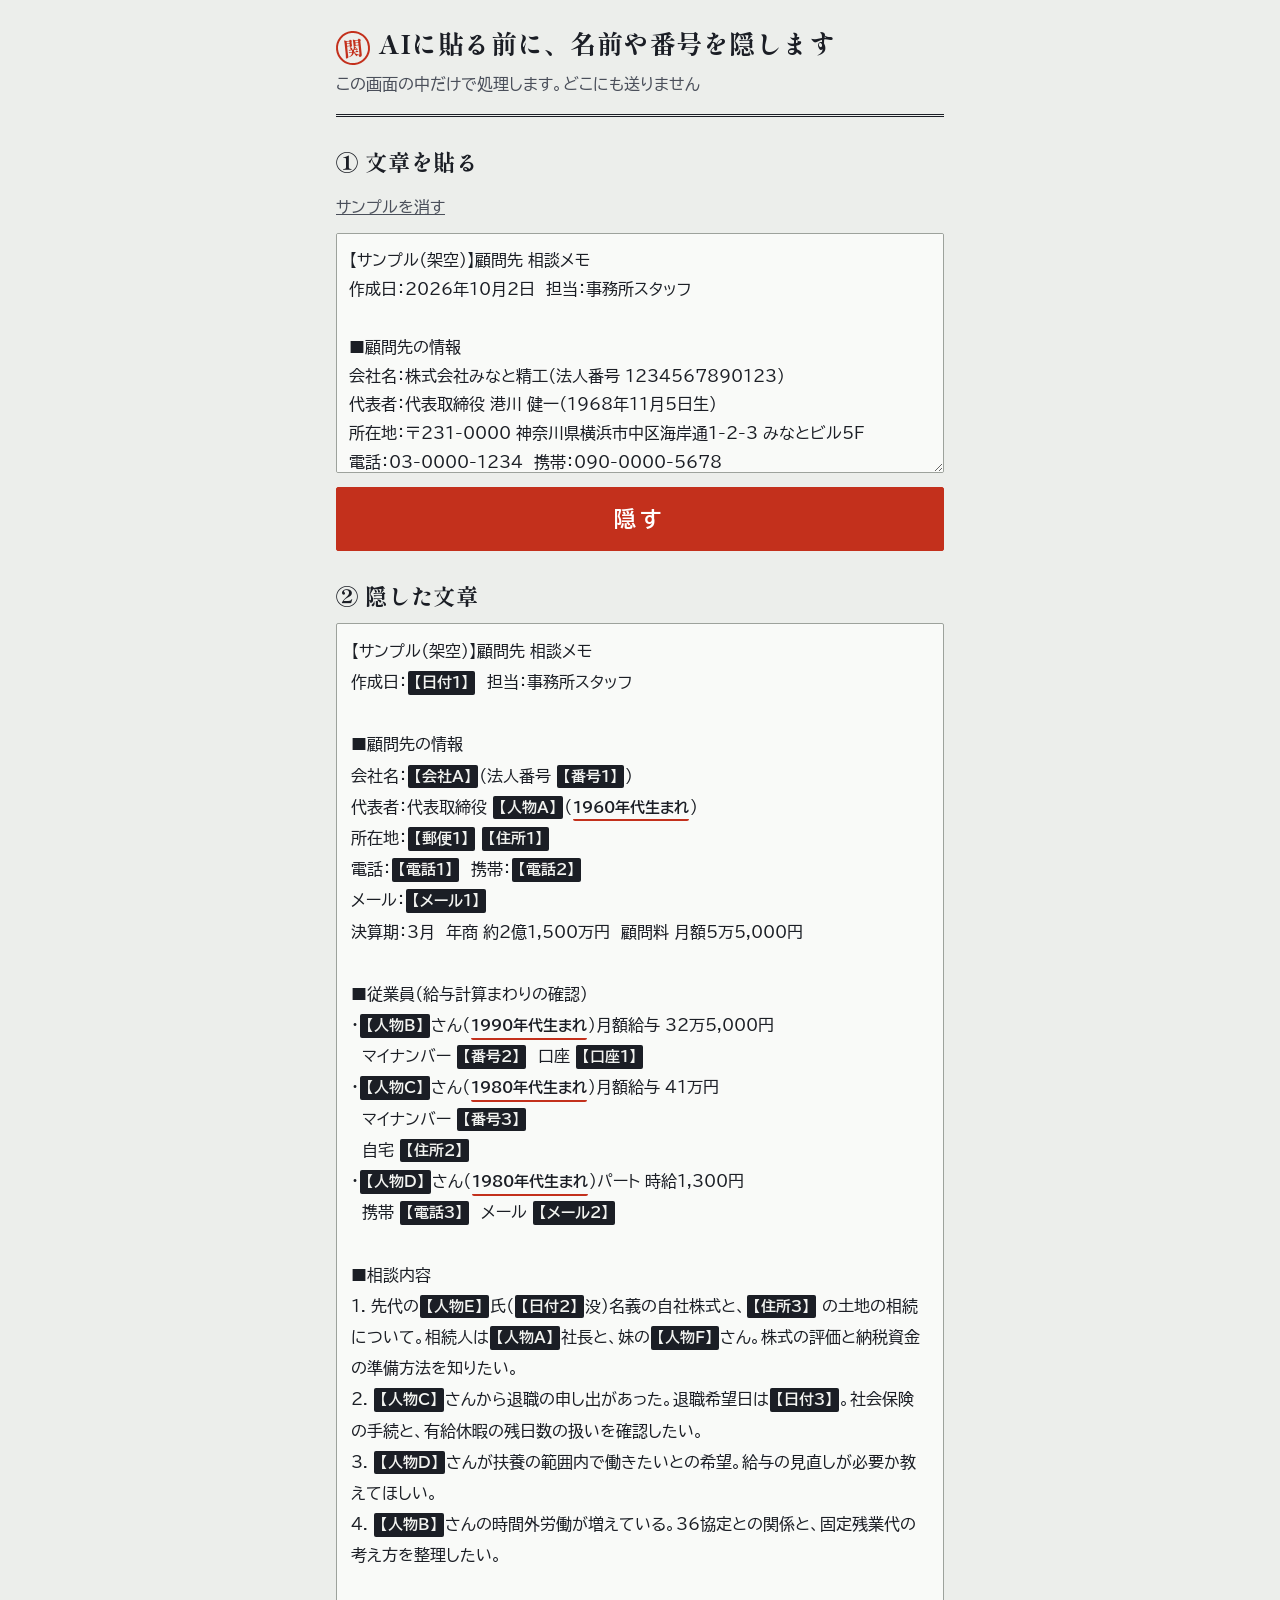
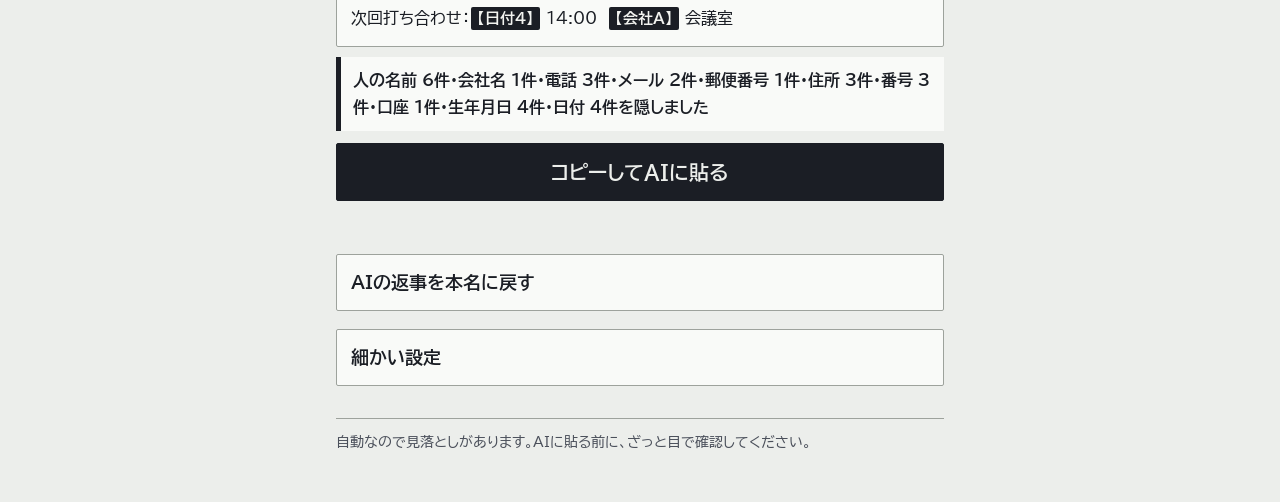
<file: bni/sekisho/index.html>
<!DOCTYPE html><html lang="ja"><head><meta charset="UTF-8"><meta name="viewport" content="width=device-width, initial-scale=1, viewport-fit=cover"><meta name="robots" content="noindex,nofollow"><style>:root{color-scheme:light}body{margin:0;font:14px/1.5 system-ui,sans-serif}img{max-width:100%}[hidden]{display:none!important}</style></head><body><title>AI関所 士業版</title>
<style>
@import url('https://fonts.googleapis.com/css2?family=BIZ+UDPGothic:wght@400;700&family=Shippori+Mincho+B1:wght@600;800&display=swap');

:root{
  --paper:#eceeeb;
  --sheet:#f9faf8;
  --ink:#1b1e25;
  --ink-soft:#4a4f5a;
  --rule:#9da29c;
  --rule-soft:#d7dad5;
  --vermilion:#c3301c;
  --vermilion-ink:#ffffff;
  --vermilion-soft:#f4d9d3;
  --redact-bg:#1b1e25;
  --redact-fg:#f2f3f0;
  --focus:#c3301c;
  --restored:#0f5a2e;
  --restored-bg:rgba(40,130,80,.16);
}
@media (prefers-color-scheme: dark){
  :root:not([data-theme="light"]){
    --paper:#14161a;
    --sheet:#1c1f24;
    --ink:#e9e8e3;
    --ink-soft:#a9adb5;
    --rule:#555a62;
    --rule-soft:#2c3036;
    --vermilion:#ee6a55;
    --vermilion-ink:#1a0c09;
    --vermilion-soft:#3a1d18;
    --redact-bg:#e9e8e3;
    --redact-fg:#14161a;
    --focus:#ff8a76;
    --restored:#8fe0b0;
    --restored-bg:rgba(90,200,140,.20);
    color-scheme:dark;
  }
}
:root[data-theme="dark"]{
  --paper:#14161a;
  --sheet:#1c1f24;
  --ink:#e9e8e3;
  --ink-soft:#a9adb5;
  --rule:#555a62;
  --rule-soft:#2c3036;
  --vermilion:#ee6a55;
  --vermilion-ink:#1a0c09;
  --vermilion-soft:#3a1d18;
  --redact-bg:#e9e8e3;
  --redact-fg:#14161a;
  --focus:#ff8a76;
  --restored:#8fe0b0;
  --restored-bg:rgba(90,200,140,.20);
  color-scheme:dark;
}

*{box-sizing:border-box}
html{-webkit-text-size-adjust:100%}
body{
  margin:0;
  background:var(--paper);
  color:var(--ink);
  font-family:"BIZ UDPGothic","Hiragino Kaku Gothic ProN","Yu Gothic","Meiryo",sans-serif;
  font-size:16px;
  line-height:1.7;
}
.wrap{max-width:640px;margin:0 auto;padding:0 16px 48px}
:focus-visible{outline:3px solid var(--focus);outline-offset:2px}

.mast{padding:24px 0 16px;border-bottom:3px double var(--ink)}
.mast h1{
  margin:0;font-family:"Shippori Mincho B1","Hiragino Mincho ProN","Yu Mincho",serif;
  font-weight:800;font-size:26px;line-height:1.45;letter-spacing:.02em;
}
.mast h1 .hanko{
  display:inline-flex;align-items:center;justify-content:center;vertical-align:middle;
  width:34px;height:34px;margin-right:8px;border-radius:50%;
  border:2.5px solid var(--vermilion);color:var(--vermilion);
  font-size:20px;line-height:1;transform:rotate(-6deg);
}
.mast p{margin:6px 0 0;color:var(--ink-soft);font-size:16px}

.step{margin-top:26px}
.step h2{
  margin:0 0 8px;
  font-family:"Shippori Mincho B1","Hiragino Mincho ProN","Yu Mincho",serif;
  font-weight:800;font-size:22px;letter-spacing:.03em;
}
.sub{margin:0 0 6px;font-size:16px;color:var(--ink-soft)}

textarea{
  display:block;width:100%;margin:0;padding:12px;
  font:inherit;font-size:16px;line-height:1.8;color:var(--ink);
  border:1px solid var(--rule);border-radius:2px;resize:vertical;
  background-color:var(--sheet);
  overflow-wrap:anywhere;
}
#srcText{min-height:15rem}
#rosterText{min-height:7rem}
#replyText{min-height:9rem}

.btn{
  min-height:48px;padding:8px 16px;border:1.5px solid var(--ink);border-radius:2px;
  background:var(--sheet);color:var(--ink);font:inherit;font-size:18px;font-weight:700;cursor:pointer;
}
.btn:hover{background:var(--rule-soft)}
.btn.big{display:block;width:100%;min-height:64px;font-size:22px;letter-spacing:.2em;margin-top:14px}
.btn.copy{display:block;width:100%;min-height:58px;margin-top:12px;font-size:20px}
.btn.primary{background:var(--vermilion);border-color:var(--vermilion);color:var(--vermilion-ink)}
.btn.primary:hover{filter:brightness(1.08)}
.btn.ink{background:var(--ink);color:var(--paper)}
.btn.ink:hover{filter:brightness(1.2)}
.btn.block{display:block;width:100%;margin-top:10px}
.textbtn{
  display:inline-block;margin:0 0 6px;padding:6px 0;border:0;background:none;
  color:var(--ink-soft);font:inherit;font-size:16px;text-decoration:underline;cursor:pointer;
}
.textbtn:hover{color:var(--ink)}
.row{display:flex;justify-content:flex-end}

.panel{
  background:var(--sheet);border:1px solid var(--rule);border-radius:2px;
  padding:12px 14px;min-height:7rem;
  white-space:pre-wrap;overflow-wrap:anywhere;word-break:break-word;
  font-size:16px;line-height:1.95;
}
.panel .ph{color:var(--ink-soft)}

.tok{
  display:inline-block;padding:0 6px;margin:0 1px;border-radius:2px;
  background:var(--redact-bg);color:var(--redact-fg);font-weight:700;font-size:.92em;line-height:1.6;
}
.tok.plain{background:transparent;color:var(--ink);border-bottom:2px solid var(--vermilion);padding:0}
.rest{background:var(--restored-bg);color:var(--restored);font-weight:700;border-bottom:2px solid var(--restored);padding:0 2px}
.warn{background:var(--vermilion-soft);border-bottom:2px dashed var(--vermilion);padding:0 2px}

.summary{
  margin:10px 0 0;padding:10px 12px;border-left:5px solid var(--ink);
  background:var(--sheet);font-size:16px;font-weight:700;overflow-wrap:anywhere;
}
.status{min-height:1.7em;margin:8px 0 0;font-size:16px;font-weight:700;color:var(--restored)}
.status.err{color:var(--vermilion)}

details{margin-top:18px;border:1px solid var(--rule);background:var(--sheet);border-radius:2px}
details>summary{
  min-height:52px;padding:12px 14px;cursor:pointer;font-size:18px;font-weight:700;
  display:flex;align-items:center;
}
details[open]>summary{border-bottom:1px solid var(--rule-soft)}
.inner{padding:14px}
.inner label.lbl{display:block;font-weight:700;font-size:16px;margin:0 0 6px}
.inner .res{margin-top:14px}
.opt{display:flex;align-items:center;gap:12px;font-size:17px;cursor:pointer;min-height:48px;margin:6px 0}
.opt input{width:24px;height:24px;accent-color:var(--vermilion);flex:none}
.hint{margin:0 0 8px;color:var(--ink-soft);font-size:15px}
.setgap{margin-top:16px;padding-top:12px;border-top:1px solid var(--rule-soft)}

.sweep{animation:sweep .7s ease-out}
@keyframes sweep{from{clip-path:inset(0 100% 0 0)}to{clip-path:inset(0 0 0 0)}}
@media (prefers-reduced-motion: reduce){.sweep{animation:none}}

.foot{margin-top:32px;padding-top:12px;border-top:1px solid var(--rule);font-size:14px;color:var(--ink-soft)}
</style>

<div class="wrap">
  <header class="mast">
    <h1><span class="hanko" aria-hidden="true">関</span>AIに貼る前に、名前や番号を隠します</h1>
    <p>この画面の中だけで処理します。どこにも送りません</p>
  </header>

  <section class="step" aria-labelledby="h1">
    <h2 id="h1">① 文章を貼る</h2>
    <button type="button" class="textbtn" id="btnClearSample">サンプルを消す</button>
    <textarea id="srcText" spellcheck="false" autocomplete="off" aria-label="隠したい文章"></textarea>
    <button type="button" class="btn big primary" id="btnHide">隠す</button>
  </section>

  <section class="step" aria-labelledby="h2">
    <h2 id="h2">② 隠した文章</h2>
    <div class="panel" id="outText" tabindex="0" aria-label="隠した文章"></div>
    <div class="summary" id="summary" aria-live="polite"></div>
    <button type="button" class="btn copy ink" id="btnCopy">コピーしてAIに貼る</button>
    <p class="status" id="copyStatus" role="status" aria-live="polite"></p>
  </section>

  <details>
    <summary>AIの返事を本名に戻す</summary>
    <div class="inner">
      <label class="lbl" for="replyText">AIの返事を貼る</label>
      <textarea id="replyText" spellcheck="false" autocomplete="off"></textarea>
      <button type="button" class="textbtn" id="btnSampleReply" style="margin-top:6px">サンプル返答を入れる</button>
      <button type="button" class="btn block primary" id="btnRestore">戻す</button>
      <div class="res">
        <span class="lbl" style="font-weight:700">戻した結果</span>
        <div class="panel" id="restoredText" tabindex="0" aria-label="戻した結果"></div>
        <p class="status err" id="restoreStatus" role="status" aria-live="polite"></p>
      </div>
    </div>
  </details>

  <details>
    <summary>細かい設定</summary>
    <div class="inner">
      <label class="lbl" for="rosterText">名前を確実に隠したい人を1行1人で</label>
      <p class="hint">苗字と名前の間は空白を入れてください。</p>
      <textarea id="rosterText" spellcheck="false" autocomplete="off"></textarea>

      <div class="setgap">
        <label class="opt" for="optBirth"><input type="checkbox" id="optBirth" checked>生年月日を年代に丸める（1978年4月3日 → 1970年代生まれ）</label>
        <label class="opt" for="optAmount"><input type="checkbox" id="optAmount">金額も隠す</label>
      </div>

      <div class="setgap">
        <p class="hint">隠していないものがあれば、上の「① 文章を貼る」でその文字を選んでから、このボタンを押してください。</p>
        <button type="button" class="btn block" id="btnManual">選んだ文字も隠す</button>
        <p class="status" id="manualStatus" role="status" aria-live="polite"></p>
      </div>
    </div>
  </details>

  <footer class="foot">
    自動なので見落としがあります。AIに貼る前に、ざっと目で確認してください。
  </footer>
</div>

<script>
/*PURE-START*/
var DG='[0-9０-９]';
var HY='[-－ー−‐]';
var KJ='一-龥々';
var KA='ァ-ヶー';
var HI='ぁ-ん';
var AL='A-Za-zＡ-Ｚａ-ｚ0-9０-９';

function esc(s){return s.replace(/[.*+?^${}()|[\]\\]/g,'\\$&');}
function nfkc(s){return s.normalize?s.normalize('NFKC'):s;}
function nospace(s){return nfkc(s).replace(/[\s　]+/g,'');}
function onespace(s){return s.replace(/[\s　]+/g,' ').trim();}

var LEGAL='株式会社|有限会社|合同会社|合資会社|合名会社|一般社団法人|公益社団法人|一般財団法人|公益財団法人|社会福祉法人|医療法人社団|医療法人財団|医療法人|学校法人|税理士法人|社会保険労務士法人|司法書士法人|弁護士法人|行政書士法人|特定非営利活動法人|宗教法人';
var PREFS='北海道|青森県|岩手県|宮城県|秋田県|山形県|福島県|茨城県|栃木県|群馬県|埼玉県|千葉県|東京都|神奈川県|新潟県|富山県|石川県|福井県|山梨県|長野県|岐阜県|静岡県|愛知県|三重県|滋賀県|京都府|大阪府|兵庫県|奈良県|和歌山県|鳥取県|島根県|岡山県|広島県|山口県|徳島県|香川県|愛媛県|高知県|福岡県|佐賀県|長崎県|熊本県|大分県|宮崎県|鹿児島県|沖縄県';
var NUMADDR=DG+'+(?:丁目|番地?|'+HY+'|の)'+DG+'+(?:(?:番地?|'+HY+'|号|の)'+DG+'+)?号?';
var BUILD='(?:[ 　]*(?:コーポ|ハイツ|メゾン|パレス|グランド|シャトー)['+KJ+HI+KA+AL+']{0,8}(?:'+DG+'{1,4}(?:号室|号|階))?'
  +'|[ 　]*['+KJ+HI+KA+AL+']{1,12}?(?:ビルディング|ビル|マンション|ハイツ|コーポ|アパート|レジデンス|タワー|荘|センター|プラザ|ヒルズ|ヴィラ)(?:[ 　]*'+DG+'{1,4}(?:階|号室|号|[FＦfｆ]))?'
  +'|[ 　]'+DG+'{1,2}(?:階|[FＦ]))?';
var ADDR_PREF='(?:'+PREFS+')[^\\s　、。，,（）()「」]{0,30}?'+NUMADDR+BUILD;
var ADDR_CITY='(?<!['+KJ+'])['+KJ+']{1,5}[市区郡町村]['+KJ+HI+KA+']{0,12}?'+NUMADDR+BUILD;

var NAMEBODY='(?:['+HI+']{1,5}['+KJ+KA+AL+']['+KJ+KA+AL+']{0,9}|['+KJ+KA+AL+']{1,10}|['+HI+']{2,6}(?!['+HI+KA+KJ+']))';
var COMPANY_PRE='(?:'+LEGAL+')[ 　]?'+NAMEBODY;
var COMPANY_SUF='(?<!['+KJ+KA+'])['+KJ+KA+'A-Za-z0-9]{1,10}(?:'+LEGAL+')';
var COMPANY_KABU='[（(]株[）)][ 　]?'+NAMEBODY;

var DATE='(?:(?:令和|平成|昭和|大正)(?:元|'+DG+'{1,2})年'+DG+'{1,2}月'+DG+'{1,2}日'
  +'|(?<!'+DG+')'+DG+'{4}年'+DG+'{1,2}月'+DG+'{1,2}日'
  +'|(?<!'+DG+')'+DG+'{4}[/／.\\-－]'+DG+'{1,2}[/／.\\-－]'+DG+'{1,2}(?!'+DG+'))';

var BANK_MAIN='['+KJ+KA+HI+']{1,8}(?:銀行|信用金庫|信用組合|労働金庫|農業協同組合)[ 　]*'
  +'(?:['+KJ+KA+HI+']{1,10}(?:支店|支所|出張所)[ 　]*)?'
  +'(?:(?:普通|当座|貯蓄)(?:預金)?[ 　]*)?(?:口座)?[ 　]*(?:番号)?[ 　:：]*'+DG+'{6,8}(?!'+DG+')';
var BANK_LABEL='(?:口座番号|口座)[ 　:：]*'+DG+'{6,8}(?!'+DG+')';

var TITLES='代表取締役社長|代表取締役|専務取締役|常務取締役|取締役|副社長|社長|専務|常務|部長|課長|係長|主任|店長|所長|院長|会長|理事長|代表|先生';
var HON='さん|様|氏|先生|社長|専務|常務|部長|課長|代表|殿|君|ちゃん|院長|所長|理事長|会長|取締役|係長|主任|店長';
var PREFIXES=['代表取締役社長','代表取締役','専務取締役','常務取締役','従業員','担当者','相続人','依頼者','配偶者','副社長','理事長','取締役','社員','職員','役員','担当','顧問','経理','総務','先代','社長','専務','常務','部長','課長','係長','主任','店長','所長','院長','会長','代表','税理士','社労士','司法書士','行政書士','弁護士','先生','故'];
var STOPWORDS=['担当者','関係者','責任者','代表者','従業員','貴社','弊社','本人','当事者','相続人','依頼者','配偶者','事務所','先方','先代','顧問','社員','職員','役員','各位','お客'];
var REJECT_HAS=/会社|銀行|税務|労務|年金|保険|事務|法人|給与|相続|贈与|退職|時間|残業|申告|決算|経営|契約|書類|手続|交代|方針|面談|郵便|顧問|様|殿/;
var REJECT_END=/[者員社署係課物]$/;
var REJECT_START=/^[者印取宛及等会社員様殿先]/;

var KINDS={
  '人物':{tok:'人物',cls:'person',alpha:true},
  '会社':{tok:'会社',cls:'company',alpha:true},
  '電話':{tok:'電話',cls:'phone'},
  'メール':{tok:'メール',cls:'mail'},
  '郵便番号':{tok:'郵便',cls:'post'},
  '住所':{tok:'住所',cls:'addr'},
  '番号':{tok:'番号',cls:'num'},
  '口座':{tok:'口座',cls:'bank'},
  'カード':{tok:'カード',cls:'card'},
  '日付':{tok:'日付',cls:'date'},
  '生年月日':{tok:'生年月日',cls:'birth'},
  '金額':{tok:'金額',cls:'amount'},
  '手動':{tok:'秘匿',cls:'manual'}
};
var KIND_ORDER=['人物','会社','電話','メール','郵便番号','住所','番号','口座','カード','生年月日','日付','金額','手動'];

function ckey(raw){
  return nfkc(raw).replace(new RegExp(LEGAL,'g'),'').replace(/[（(]株[）)]/g,'').replace(/[\s　]+/g,'');
}
function eraYear(era,n){var base={'令和':2018,'平成':1988,'昭和':1925,'大正':1911}[era];return base+n;}
function birthYear(raw){
  var s=nfkc(raw);var m;
  if((m=s.match(/^(令和|平成|昭和|大正)(元|\d+)年/))){return eraYear(m[1],m[2]==='元'?1:parseInt(m[2],10));}
  if((m=s.match(/^(\d{4})/))){return parseInt(m[1],10);}
  return null;
}
function parseRoster(text){
  var out=[];
  String(text||'').split(/\r?\n/).forEach(function(line){
    var t=line.trim();if(!t)return;
    if(new RegExp(LEGAL).test(t)||/[（(]株[）)]/.test(t)){out.push({type:'company',raw:t});return;}
    var parts=t.split(/[\s　]+/);
    var e={type:'person',canon:parts.join(' '),full:null,sur:null,given:null};
    if(parts.length>=2){e.sur=parts[0];e.given=parts.slice(1).join('');e.full=esc(e.sur)+'[ 　]*'+esc(e.given);}
    else{
      e.full=esc(t);
      if(t.length>=4){e.sur=t.slice(0,2);e.given=t.slice(2);}
    }
    out.push(e);
  });
  return out;
}
function stripLeading(c){
  var s=c;var again=true;
  while(again&&s.length){
    again=false;
    for(var i=0;i<PREFIXES.length;i++){
      var p=PREFIXES[i];
      if(s.indexOf(p)===0){s=s.slice(p.length).replace(/^[ 　]+/,'');again=true;break;}
    }
    if(!again){
      var sp=s.search(/[ 　]/);
      if(sp>0){
        var first=s.slice(0,sp);
        if(PREFIXES.indexOf(first)>=0||STOPWORDS.indexOf(first)>=0||first==='事務所'){s=s.slice(sp).replace(/^[ 　]+/,'');again=true;}
      }
    }
  }
  return s;
}
function validName(c){
  var n=c.replace(/[ 　]+/g,'');
  if(n.length<2||n.length>6)return false;
  if(c.indexOf(' ')>=0||c.indexOf('　')>=0){
    var parts=c.split(/[ 　]+/);
    if(parts.length!==2||parts[0].length>4||parts[1].length>3)return false;
  }else if(n.length>4)return false;
  if(STOPWORDS.indexOf(n)>=0||PREFIXES.indexOf(n)>=0)return false;
  if(REJECT_HAS.test(n)||REJECT_END.test(n)||REJECT_START.test(n))return false;
  return true;
}

function detect(text,opts){
  opts=opts||{};
  text=String(text||'');
  var roster=parseRoster(opts.roster||'');
  var accepted=[];
  function overlaps(s,e){for(var i=0;i<accepted.length;i++){var a=accepted[i];if(s<a.end&&e>a.start)return true;}return false;}
  function add(s,e,kind,key,canon,extra){
    if(e<=s||overlaps(s,e))return false;
    var o={start:s,end:e,kind:kind,key:key,canon:canon,raw:text.slice(s,e)};
    if(extra)for(var k in extra)o[k]=extra[k];
    accepted.push(o);return true;
  }
  function scan(re,fn){
    re.lastIndex=0;var m;
    while((m=re.exec(text))){
      if(m[0].length===0){re.lastIndex++;continue;}
      fn(m);
    }
  }
  function R(src){return new RegExp(src,'g');}
  var foundPersons={};   // key -> canon
  var foundCompanies={}; // key -> raw

  // 0. manual
  (opts.manual||[]).forEach(function(s){
    if(!s)return;
    var i=0;
    while((i=text.indexOf(s,i))>=0){add(i,i+s.length,'手動',s,s,{});i+=s.length;}
  });

  // 1. email
  scan(R('[A-Za-z0-9._%+\\-]+@[A-Za-z0-9.\\-]+\\.[A-Za-z]{2,}'),function(m){
    add(m.index,m.index+m[0].length,'メール',m[0].toLowerCase(),m[0]);
  });
  // 2. credit card
  scan(R('(?<!'+DG+')(?:'+DG+'{4}[ 　\\-－ー]){3}'+DG+'{4}(?!'+DG+')'),function(m){
    add(m.index,m.index+m[0].length,'カード',nfkc(m[0]).replace(/\D/g,''),m[0]);
  });
  scan(R('(?<!'+DG+')'+DG+'{16}(?!'+DG+')'),function(m){
    add(m.index,m.index+m[0].length,'カード',nfkc(m[0]).replace(/\D/g,''),m[0]);
  });
  // 3. corporate number (13)
  scan(R('(?<!'+DG+')'+DG+'{13}(?!'+DG+')'),function(m){
    add(m.index,m.index+m[0].length,'番号',nfkc(m[0]),m[0],{sub:'法人番号'});
  });
  // 4. my number (12)
  scan(R('(?<!'+DG+')'+DG+'{4}[ 　\\-－ー]?'+DG+'{4}[ 　\\-－ー]?'+DG+'{4}(?!'+DG+')'),function(m){
    add(m.index,m.index+m[0].length,'番号',nfkc(m[0]).replace(/\D/g,''),m[0],{sub:'マイナンバー'});
  });
  // 5. phone
  var phoneRes=[
    '(?<![0-9０-９\\-－])[0０]'+DG+'{1,4}'+HY+DG+'{1,4}'+HY+DG+'{3,4}(?!'+DG+')',
    '[(（][0０]'+DG+'{1,4}[)）][ 　]?'+DG+'{1,4}'+HY+DG+'{3,4}(?!'+DG+')',
    '(?<!'+DG+')[0０]'+DG+'{9,10}(?!'+DG+')'
  ];
  phoneRes.forEach(function(src){
    scan(R(src),function(m){
      var d=nfkc(m[0]).replace(/\D/g,'');
      if(d.length<10||d.length>11)return;
      add(m.index,m.index+m[0].length,'電話',d,m[0]);
    });
  });
  // 6. postal
  scan(R('(?:〒[ 　]?)?(?<![0-9０-９\\-－])'+DG+'{3}[-－ー]'+DG+'{4}(?![0-9０-９\\-－])'),function(m){
    add(m.index,m.index+m[0].length,'郵便番号',nfkc(m[0]).replace(/[〒\s]/g,'').replace(/ー/g,'-'),m[0]);
  });
  // 7. bank
  [BANK_MAIN,BANK_LABEL].forEach(function(src){
    scan(R(src),function(m){
      add(m.index,m.index+m[0].length,'口座',nospace(m[0]),onespace(m[0]));
    });
  });
  // 8. address
  [ADDR_PREF,ADDR_CITY].forEach(function(src){
    scan(R(src),function(m){
      add(m.index,m.index+m[0].length,'住所',nospace(m[0]),onespace(m[0]));
    });
  });
  // 9. dates
  scan(R(DATE),function(m){
    var s=m.index,e=s+m[0].length;
    var before=text.slice(Math.max(0,s-8),s);
    var after=text.slice(e,e+5);
    var suffix='';
    var sm=after.match(/^[ 　]?(?:生まれ|生)(?![年活涯産命保])/);
    if(sm)suffix=sm[0];
    var isBirth=!!suffix||/生年月日|誕生日|生まれ/.test(before);
    if(isBirth){
      add(s,e+suffix.length,'生年月日',nospace(m[0]),m[0],{date:m[0],suffix:suffix});
    }else{
      add(s,e,'日付',nospace(m[0]),m[0]);
    }
  });
  // 10. company
  function addCompany(m){
    var raw=m[0];
    var cut=raw.replace(/(?:御中|様|殿|宛)$/,'');
    if(cut.length!==raw.length)raw=cut;
    var key=ckey(raw);
    if(key.length<1)return;
    if(add(m.index,m.index+raw.length,'会社',key,onespace(raw)))foundCompanies[key]=onespace(raw);
  }
  roster.forEach(function(r){
    if(r.type!=='company')return;
    var key=ckey(r.raw);
    foundCompanies[key]=r.raw;
    scan(R(r.raw.split('').map(esc).join('[ 　]*')),function(m){add(m.index,m.index+m[0].length,'会社',key,r.raw,{fixed:true});});
  });
  [COMPANY_PRE,COMPANY_KABU,COMPANY_SUF].forEach(function(src){scan(R(src),addCompany);});
  // 11. amount
  if(opts.amount){
    scan(R('(?:[¥￥]'+DG+'[0-9０-９,，]*|'+DG+'[0-9０-９,，]*(?:\\.'+DG+'+)?(?:万[0-9０-９,，]*|億[0-9０-９,，万]*|千)?円)'),function(m){
      add(m.index,m.index+m[0].length,'金額',nfkc(m[0]).replace(/[,\s]/g,''),m[0]);
    });
  }
  // 12. roster full names
  roster.forEach(function(r,i){
    if(r.type!=='person')return;
    scan(R(r.full),function(m){add(m.index,m.index+m[0].length,'人物','r'+i,r.canon,{fixed:true});});
  });
  // 13. honorific / title based names
  var aliasSet={};
  roster.forEach(function(r){if(r.type==='person'){if(r.sur)aliasSet[nospace(r.sur)]=1;if(r.given)aliasSet[nospace(r.given)]=1;aliasSet[nospace(r.canon)]=1;}});
  function addHon(orig,startIdx){
    var s=stripLeading(orig);
    var off=orig.length-s.length;
    s=s.replace(/[ 　]+$/,'');
    if(!s||!validName(s))return;
    var n=nospace(s);
    if(aliasSet[n])return;
    if(add(startIdx+off,startIdx+off+s.length,'人物','n|'+n,onespace(s)))foundPersons['n|'+n]=onespace(s);
  }
  scan(R('(['+KJ+']{1,4}[ 　]['+KJ+']{1,3}|['+KJ+']{2,8})(?=(?:'+HON+'))'),function(m){addHon(m[1],m.index);});
  scan(R('(?:'+TITLES+')[ 　:：]+(['+KJ+']{1,4}[ 　]['+KJ+']{1,3}|['+KJ+']{2,4})(?!['+KJ+'])'),function(m){
    addHon(m[1],m.index+m[0].length-m[1].length);
  });
  // 14. roster aliases
  roster.forEach(function(r,i){
    if(r.type!=='person')return;
    if(r.sur&&r.sur.length>=2){
      scan(R(esc(r.sur)+'(?![市区町村県郡])'),function(m){add(m.index,m.index+m[0].length,'人物','r'+i,r.canon,{fixed:true});});
    }
    if(r.given&&r.given.length>=2){
      scan(R(esc(r.given)+'(?=(?:'+HON+'))'),function(m){add(m.index,m.index+m[0].length,'人物','r'+i,r.canon,{fixed:true});});
    }
  });
  // 15. dynamic literals (found names / company short names)
  Object.keys(foundPersons).forEach(function(k){
    var name=foundPersons[k];
    var src=nospace(name).split('').map(esc).join('[ 　]*');
    scan(R(src),function(m){add(m.index,m.index+m[0].length,'人物',k,name);});
  });
  Object.keys(foundCompanies).forEach(function(k){
    if(k.length>=3){
      scan(R(k.split('').map(esc).join('[ 　]*')),function(m){add(m.index,m.index+m[0].length,'会社',k,foundCompanies[k]);});
    }
  });

  accepted.sort(function(a,b){return a.start-b.start;});
  return accepted;
}

function alphaLabel(i){return i<26?String.fromCharCode(65+i):String(i+1);}

function apply(text,matches,opts){
  opts=opts||{};
  var dis=opts.disabled||{};
  var groups=[],gmap={};
  matches.forEach(function(m){
    var id=m.kind+'|'+m.key;
    var g=gmap[id];
    if(!g){g=gmap[id]={id:id,kind:m.kind,sub:m.sub||'',key:m.key,canon:m.canon,fixed:!!m.fixed,count:0,enabled:!dis[id],token:null,rep:null,oneWay:false};groups.push(g);}
    g.count++;
    if(m.fixed&&!g.fixed){g.canon=m.canon;g.fixed=true;}
    else if(!g.fixed&&m.canon&&m.canon.length>g.canon.length&&m.kind!=='生年月日'){g.canon=m.canon;}
    if(m.kind==='生年月日'&&m.date)g.canon=m.date;
  });
  var counters={};
  groups.forEach(function(g){
    if(!g.enabled)return;
    if(g.kind==='生年月日'&&opts.birthRound){
      var y=birthYear(g.canon);
      if(y){g.rep=(Math.floor(y/10)*10)+'年代生まれ';g.oneWay=true;return;}
    }
    var info=KINDS[g.kind];
    var c=counters[info.tok]=(counters[info.tok]||0)+1;
    g.token='【'+info.tok+(info.alpha?alphaLabel(c-1):c)+'】';
    g.rep=g.token;
  });
  var pieces=[],out='',last=0;
  function push(t,piece){out+=t;pieces.push(piece);}
  matches.forEach(function(m){
    if(m.start>last){push(text.slice(last,m.start),{t:'text',s:text.slice(last,m.start)});}
    var g=gmap[m.kind+'|'+m.key];
    if(!g.enabled){push(m.raw,{t:'text',s:m.raw});}
    else if(g.oneWay){
      push(g.rep,{t:'plain',s:g.rep,id:g.id});
    }else{
      push(g.rep,{t:'tok',s:g.rep,id:g.id});
      if(m.suffix)push(m.suffix,{t:'text',s:m.suffix});
    }
    last=m.end;
  });
  if(last<text.length)push(text.slice(last),{t:'text',s:text.slice(last)});
  var counts={},total=0;
  groups.forEach(function(g){if(g.enabled){counts[g.kind]=(counts[g.kind]||0)+1;total+=g.count;}});
  var parts=[];
  KIND_ORDER.forEach(function(k){if(counts[k])parts.push(KINDS[k].tok+counts[k]);});
  var mapping=groups.filter(function(g){return g.enabled&&g.token;}).map(function(g){return {token:g.token,kind:g.kind,canon:g.canon,count:g.count};});
  return {output:out,pieces:pieces,groups:groups,mapping:mapping,summary:parts.join('・'),total:total};
}

function restore(reply,mapping){
  var map={};
  mapping.forEach(function(m){map[m.token]=m.canon;});
  var re=/【([^【】\n]{1,12})】/g,m,last=0,pieces=[],out='',unresolved=[];
  var known=/^(人物|会社|電話|メール|住所|番号|口座|日付|生年月日|金額|郵便|カード|秘匿)[A-Z0-9]+$/;
  reply=String(reply||'');
  while((m=re.exec(reply))){
    if(m.index>last){pieces.push({t:'text',s:reply.slice(last,m.index)});out+=reply.slice(last,m.index);}
    var tk='【'+m[1].replace(/[\s　]+/g,'')+'】';
    if(Object.prototype.hasOwnProperty.call(map,tk)){pieces.push({t:'rest',s:map[tk]});out+=map[tk];}
    else{
      pieces.push({t:known.test(m[1].replace(/[\s　]+/g,''))?'warn':'text',s:m[0]});out+=m[0];
      if(known.test(m[1].replace(/[\s　]+/g,'')))unresolved.push(m[0]);
    }
    last=m.index+m[0].length;
  }
  if(last<reply.length){pieces.push({t:'text',s:reply.slice(last)});out+=reply.slice(last);}
  return {text:out,pieces:pieces,unresolved:unresolved};
}

var SAMPLE_ROSTER='港川 健一\n青木 美咲\n田村 大輔\n石井 恵子';
var SAMPLE_MEMO=
'【サンプル（架空）】顧問先 相談メモ\n'+
'作成日：2026年10月2日　担当：事務所スタッフ\n'+
'\n'+
'■顧問先の情報\n'+
'会社名：株式会社みなと精工（法人番号 1234567890123）\n'+
'代表者：代表取締役 港川 健一（1968年11月5日生）\n'+
'所在地：〒231-0000 神奈川県横浜市中区海岸通1-2-3 みなとビル5F\n'+
'電話：03-0000-1234　携帯：090-0000-5678\n'+
'メール：minatogawa@example.co.jp\n'+
'決算期：3月　年商 約2億1,500万円　顧問料 月額5万5,000円\n'+
'\n'+
'■従業員（給与計算まわりの確認）\n'+
'・青木 美咲さん（1991年4月3日生）月額給与 32万5,000円\n'+
'　マイナンバー 1234 5678 9012　口座 みなと銀行 港南支店 普通 1234567\n'+
'・田村 大輔さん（1985/8/20生）月額給与 41万円\n'+
'　マイナンバー 234567890123\n'+
'　自宅 神奈川県藤沢市辻堂東海岸2-3-4 コーポ海風201号室\n'+
'・石井 恵子さん（昭和58年2月14日生）パート 時給1,300円\n'+
'　携帯 080-0000-4321　メール ishii.keiko@example.co.jp\n'+
'\n'+
'■相談内容\n'+
'1. 先代の港川 修一氏（2025年7月10日没）名義の自社株式と、横浜市港南区港南台4-5-6 の土地の相続について。相続人は健一社長と、妹の山本 由美さん。株式の評価と納税資金の準備方法を知りたい。\n'+
'2. 田村さんから退職の申し出があった。退職希望日は2026年12月31日。社会保険の手続と、有給休暇の残日数の扱いを確認したい。\n'+
'3. 石井さんが扶養の範囲内で働きたいとの希望。給与の見直しが必要か教えてほしい。\n'+
'4. 青木さんの時間外労働が増えている。36協定との関係と、固定残業代の考え方を整理したい。\n'+
'\n'+
'次回打ち合わせ：2026年10月15日 14:00　みなと精工 会議室\n';
var SAMPLE_REPLY=
'【サンプル返答（架空のAI回答）】\n'+
'ご相談ありがとうございます。いただいた内容を整理しました。\n'+
'\n'+
'1. 自社株式と土地の相続\n'+
'・【人物E】氏名義の【会社A】の株式と、【住所3】の土地は、相続税の課税対象になる可能性があります。相続人である【人物A】様と【人物F】様で、遺産分割協議の前に評価額を確認することをおすすめします。\n'+
'・申告期限は、相続の開始を知った日の翌日から10か月以内が原則です。納税資金は、早めに金融機関へ相談してください。\n'+
'\n'+
'2. 従業員の退職と労務\n'+
'・【人物C】様の退職に伴い、社会保険の資格喪失の手続が必要です。有給休暇の残日数は、就業規則に沿って精算方法を決めてください。\n'+
'・【人物D】様の働き方の希望は、収入の見込み額によって扶養の判定が変わる可能性があります。詳しい確認は専門家と行ってください。\n'+
'・【人物B】様の残業が増えている件は、36協定の上限時間との関係を毎月確認してください。\n'+
'\n'+
'お問い合わせは【電話1】または【メール1】で承ります。\n'+
'※この回答は一般的な情報です。最終的な判断は、必ず担当の専門家が行ってください。\n';
/*PURE-END*/

var KIND_LABEL={'人物':'人の名前','会社':'会社名','電話':'電話','メール':'メール','郵便番号':'郵便番号','住所':'住所','番号':'番号','口座':'口座','カード':'カード','生年月日':'生年月日','日付':'日付','金額':'金額','手動':'手動で追加'};

if(typeof document!=='undefined'){(function(){
  var $=function(id){return document.getElementById(id);};
  var state={manual:[],last:null};

  function say(id,msg,isErr){var el=$(id);el.textContent=msg||'';el.className='status'+(isErr?' err':'');}
  function clear(el){while(el.firstChild)el.removeChild(el.firstChild);}
  function span(cls,txt){var s=document.createElement('span');s.className=cls;s.textContent=txt;return s;}

  function summaryText(res){
    var counts={};
    res.groups.forEach(function(g){if(g.enabled)counts[g.kind]=(counts[g.kind]||0)+1;});
    var parts=[];
    KIND_ORDER.forEach(function(k){if(counts[k])parts.push(KIND_LABEL[k]+' '+counts[k]+'件');});
    return parts.length?parts.join('・')+'を隠しました':'';
  }
  function renderOut(res,empty){
    var box=$('outText');clear(box);
    var sm=$('summary');
    if(empty){
      box.appendChild(span('ph','① に文章を貼って「隠す」を押すと、ここに結果が出ます。'));
      sm.textContent='';sm.style.display='none';return;
    }
    res.pieces.forEach(function(p){
      if(p.t==='text')box.appendChild(document.createTextNode(p.s));
      else box.appendChild(span(p.t==='plain'?'tok plain':'tok',p.s));
    });
    var t=summaryText(res);
    sm.style.display='';
    sm.textContent=t||'隠すものは見つかりませんでした。';
  }
  function renderRestore(){
    var reply=$('replyText').value;var box=$('restoredText');clear(box);
    if(!reply){say('restoreStatus','');return;}
    var r=restore(reply,state.last?state.last.mapping:[]);
    r.pieces.forEach(function(p){
      if(p.t==='text')box.appendChild(document.createTextNode(p.s));
      else box.appendChild(span(p.t,p.s));
    });
    if(r.unresolved.length)say('restoreStatus','名前の置き換え表にない記号があります（赤の点線）：'+r.unresolved.filter(function(v,i,a){return a.indexOf(v)===i;}).join(' '),true);
    else say('restoreStatus','');
  }
  function render(){
    var text=$('srcText').value;
    var matches=detect(text,{roster:$('rosterText').value,manual:state.manual,amount:$('optAmount').checked});
    var res=apply(text,matches,{disabled:{},birthRound:$('optBirth').checked});
    state.last=res;
    renderOut(res,!text.replace(/[\s　]+/g,''));
    renderRestore();
  }
  function selectNode(node){
    var r=document.createRange();r.selectNodeContents(node);
    var s=window.getSelection();s.removeAllRanges();s.addRange(r);
  }

  $('srcText').value=SAMPLE_MEMO;
  $('rosterText').value=SAMPLE_ROSTER;
  ['srcText','rosterText'].forEach(function(id){$(id).addEventListener('input',function(){say('copyStatus','');render();});});
  ['optBirth','optAmount'].forEach(function(id){$(id).addEventListener('change',function(){say('copyStatus','');render();});});

  $('btnClearSample').addEventListener('click',function(){
    $('srcText').value='';$('rosterText').value='';state.manual=[];
    say('copyStatus','');say('manualStatus','');render();$('srcText').focus();
  });
  $('btnHide').addEventListener('click',function(){
    say('copyStatus','');render();
    var o=$('outText');o.classList.remove('sweep');void o.offsetWidth;o.classList.add('sweep');
    if(o.scrollIntoView)o.scrollIntoView({behavior:'smooth',block:'start'});
  });
  $('btnManual').addEventListener('click',function(){
    var src=$('srcText');var sel='';
    if(src.selectionEnd>src.selectionStart)sel=src.value.substring(src.selectionStart,src.selectionEnd);
    sel=sel.replace(/^[\s　]+|[\s　]+$/g,'');
    if(!sel){say('manualStatus','先に「① 文章を貼る」の欄で、隠したい文字を選んでから押してください。',true);return;}
    if(state.manual.indexOf(sel)<0)state.manual.push(sel);
    say('manualStatus','「'+sel+'」を隠す対象に加えました。');
    render();
  });
  $('btnCopy').addEventListener('click',function(){
    var t=state.last?state.last.output:'';
    if(!t){say('copyStatus','コピーする文章がありません。',true);return;}
    function fallback(){selectNode($('outText'));say('copyStatus','選択しました。長押し（またはCtrl+C）でコピーしてください。',true);}
    if(navigator.clipboard&&navigator.clipboard.writeText){
      navigator.clipboard.writeText(t).then(function(){say('copyStatus','コピーしました');},fallback);
    }else fallback();
  });
  $('btnSampleReply').addEventListener('click',function(){$('replyText').value=SAMPLE_REPLY;renderRestore();});
  $('btnRestore').addEventListener('click',renderRestore);
  $('replyText').addEventListener('input',renderRestore);

  render();
})();}
</script>
</body></html>
</file>
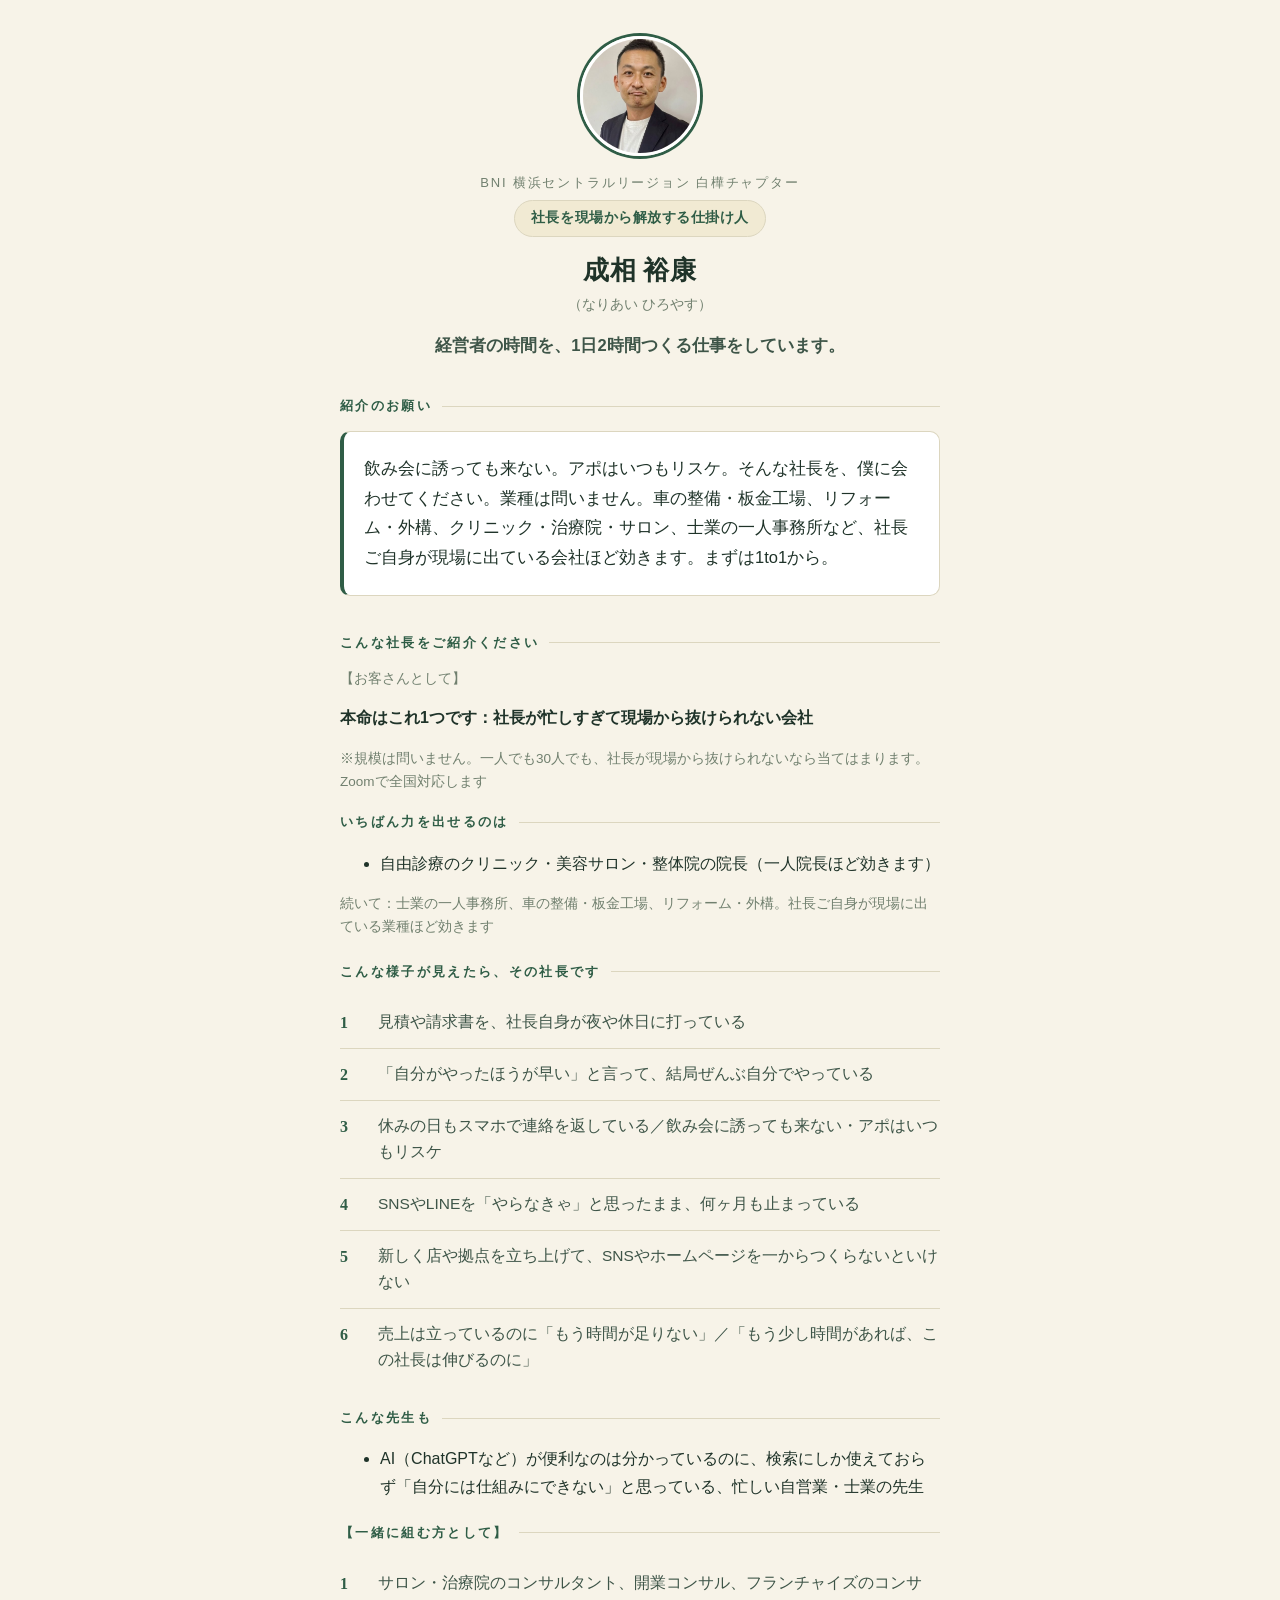
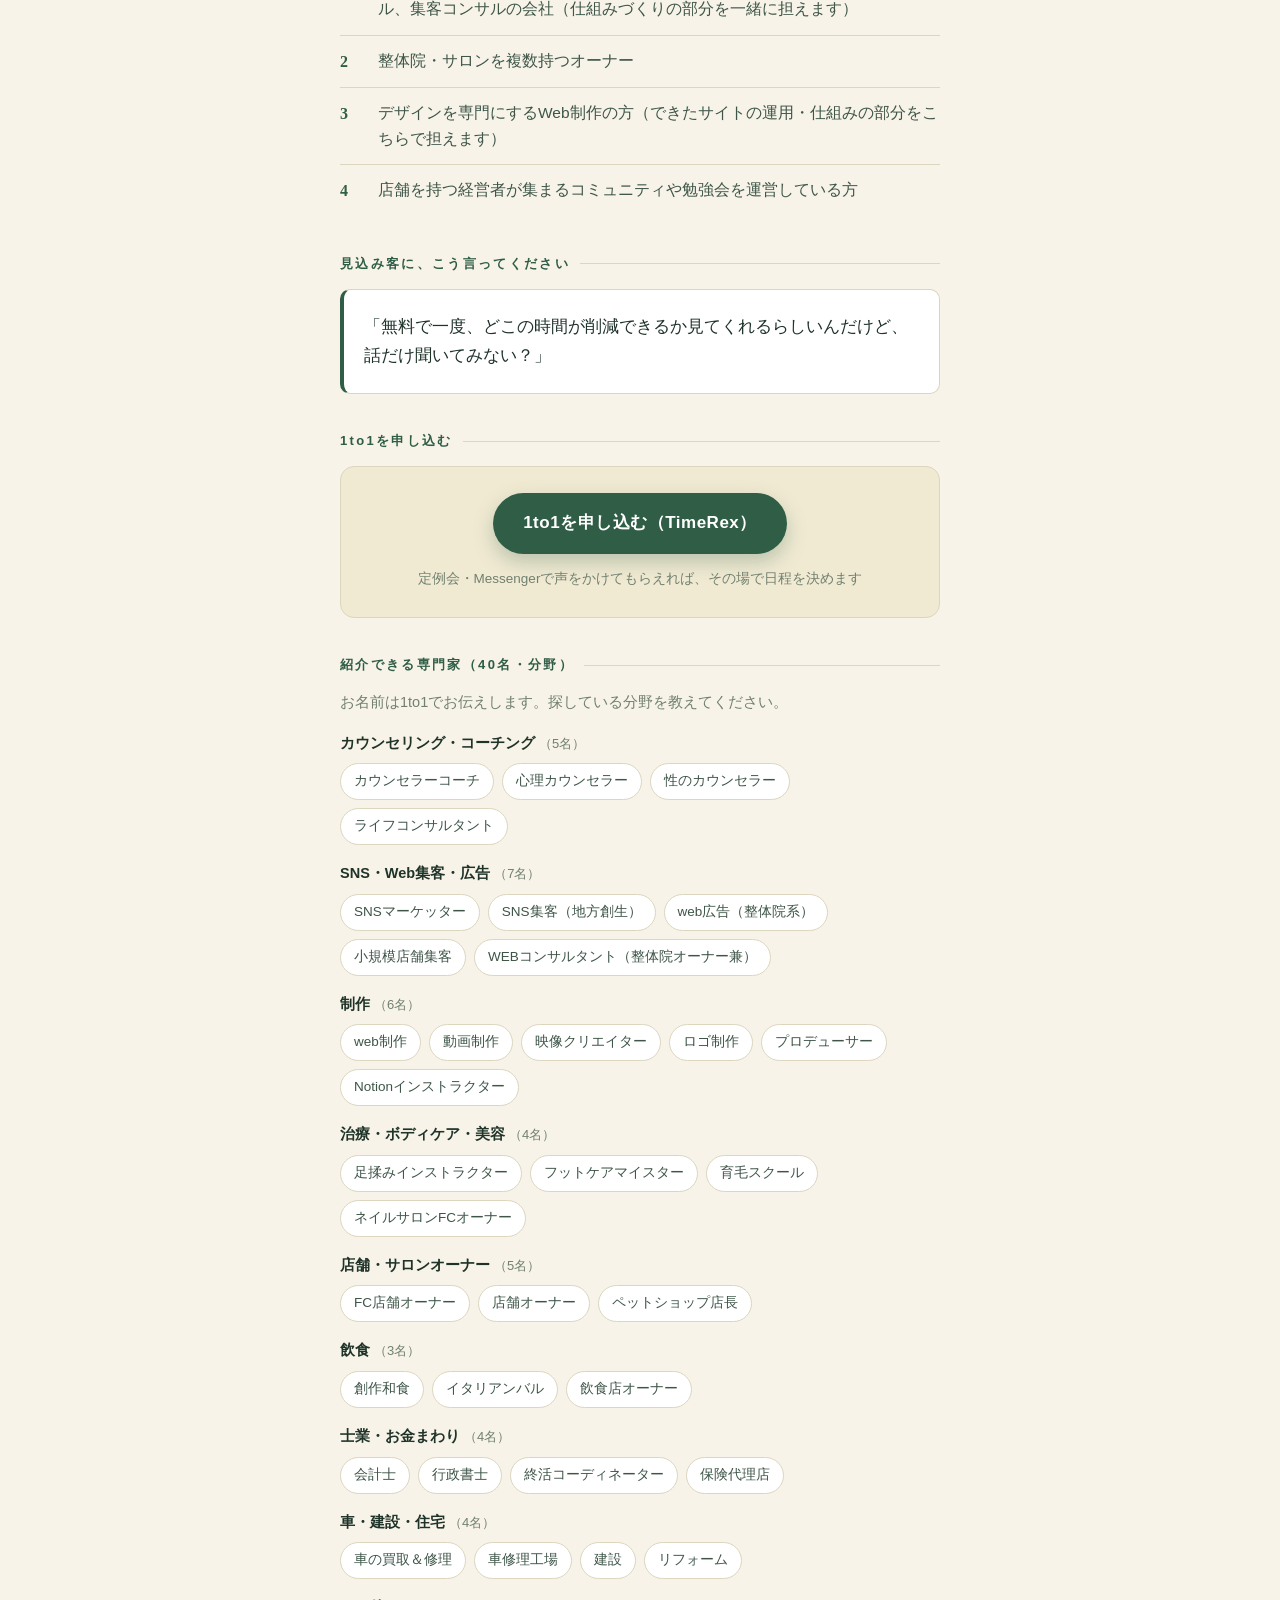
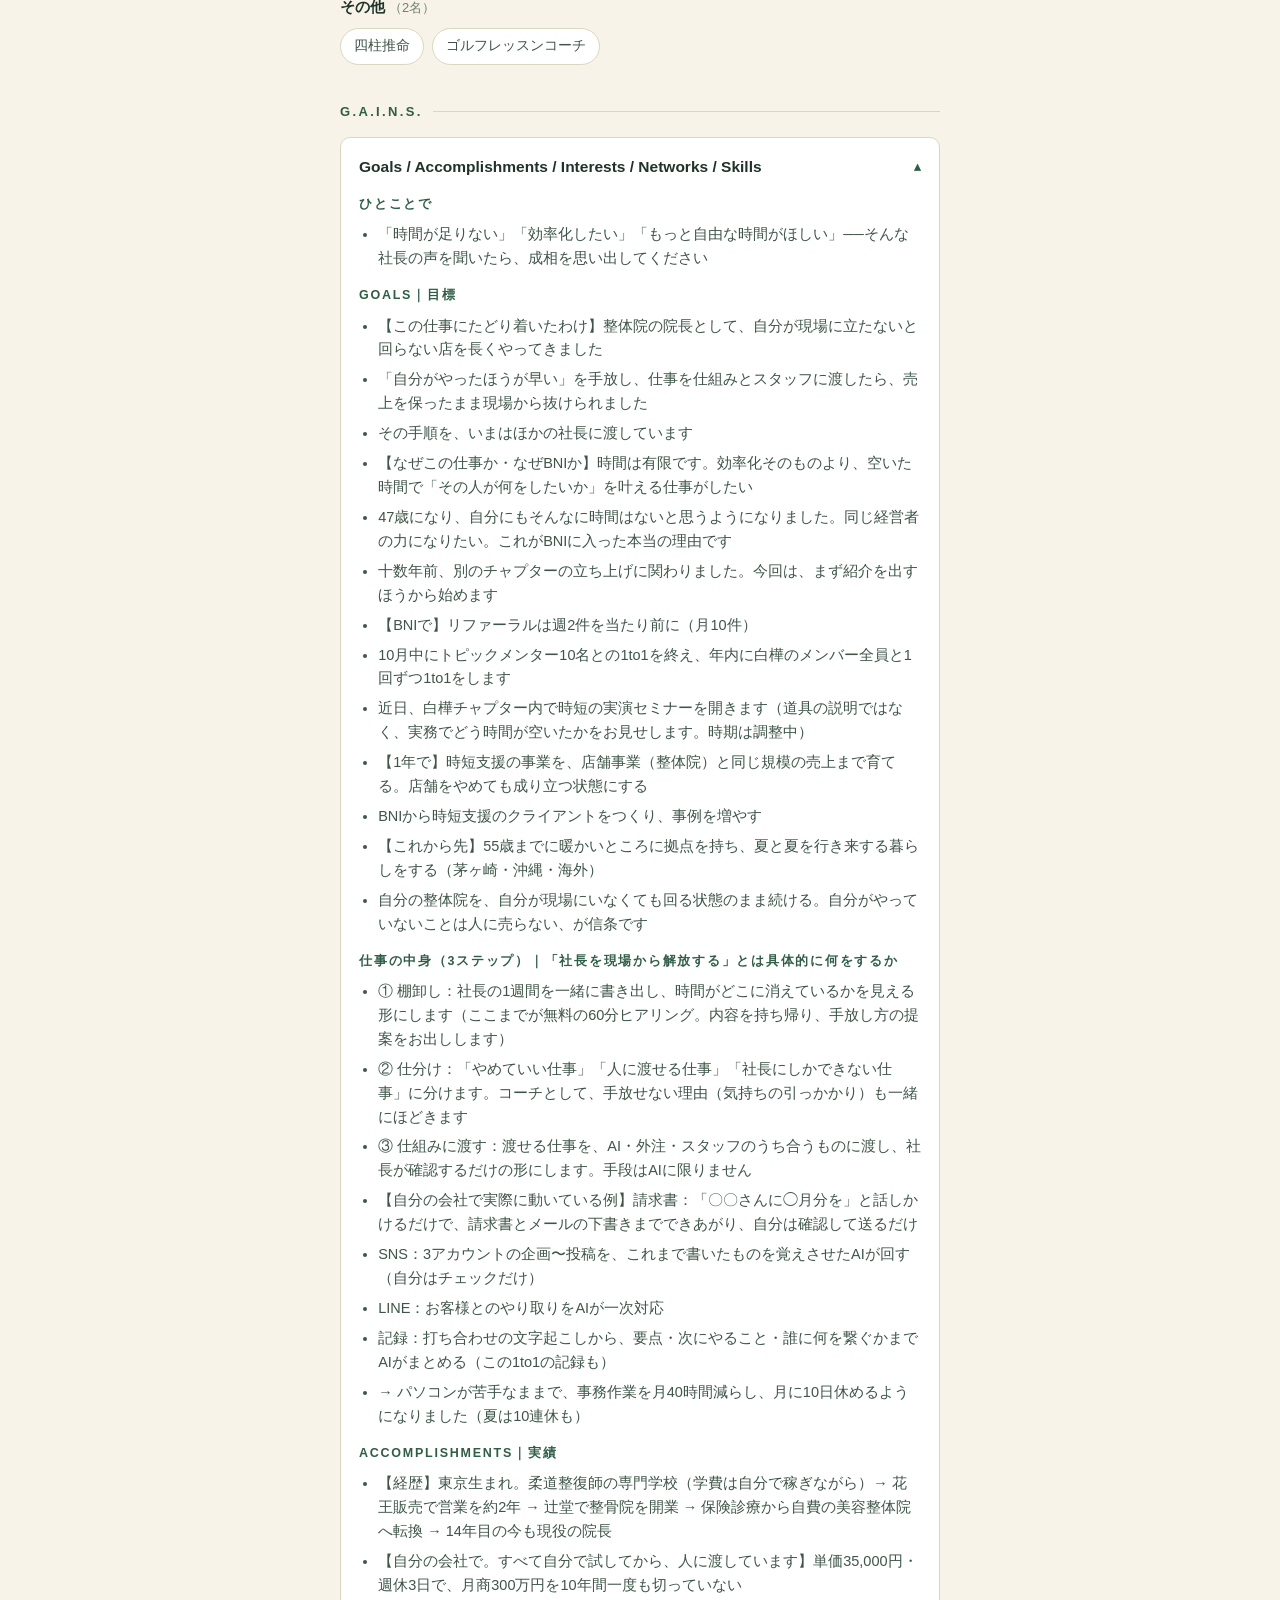
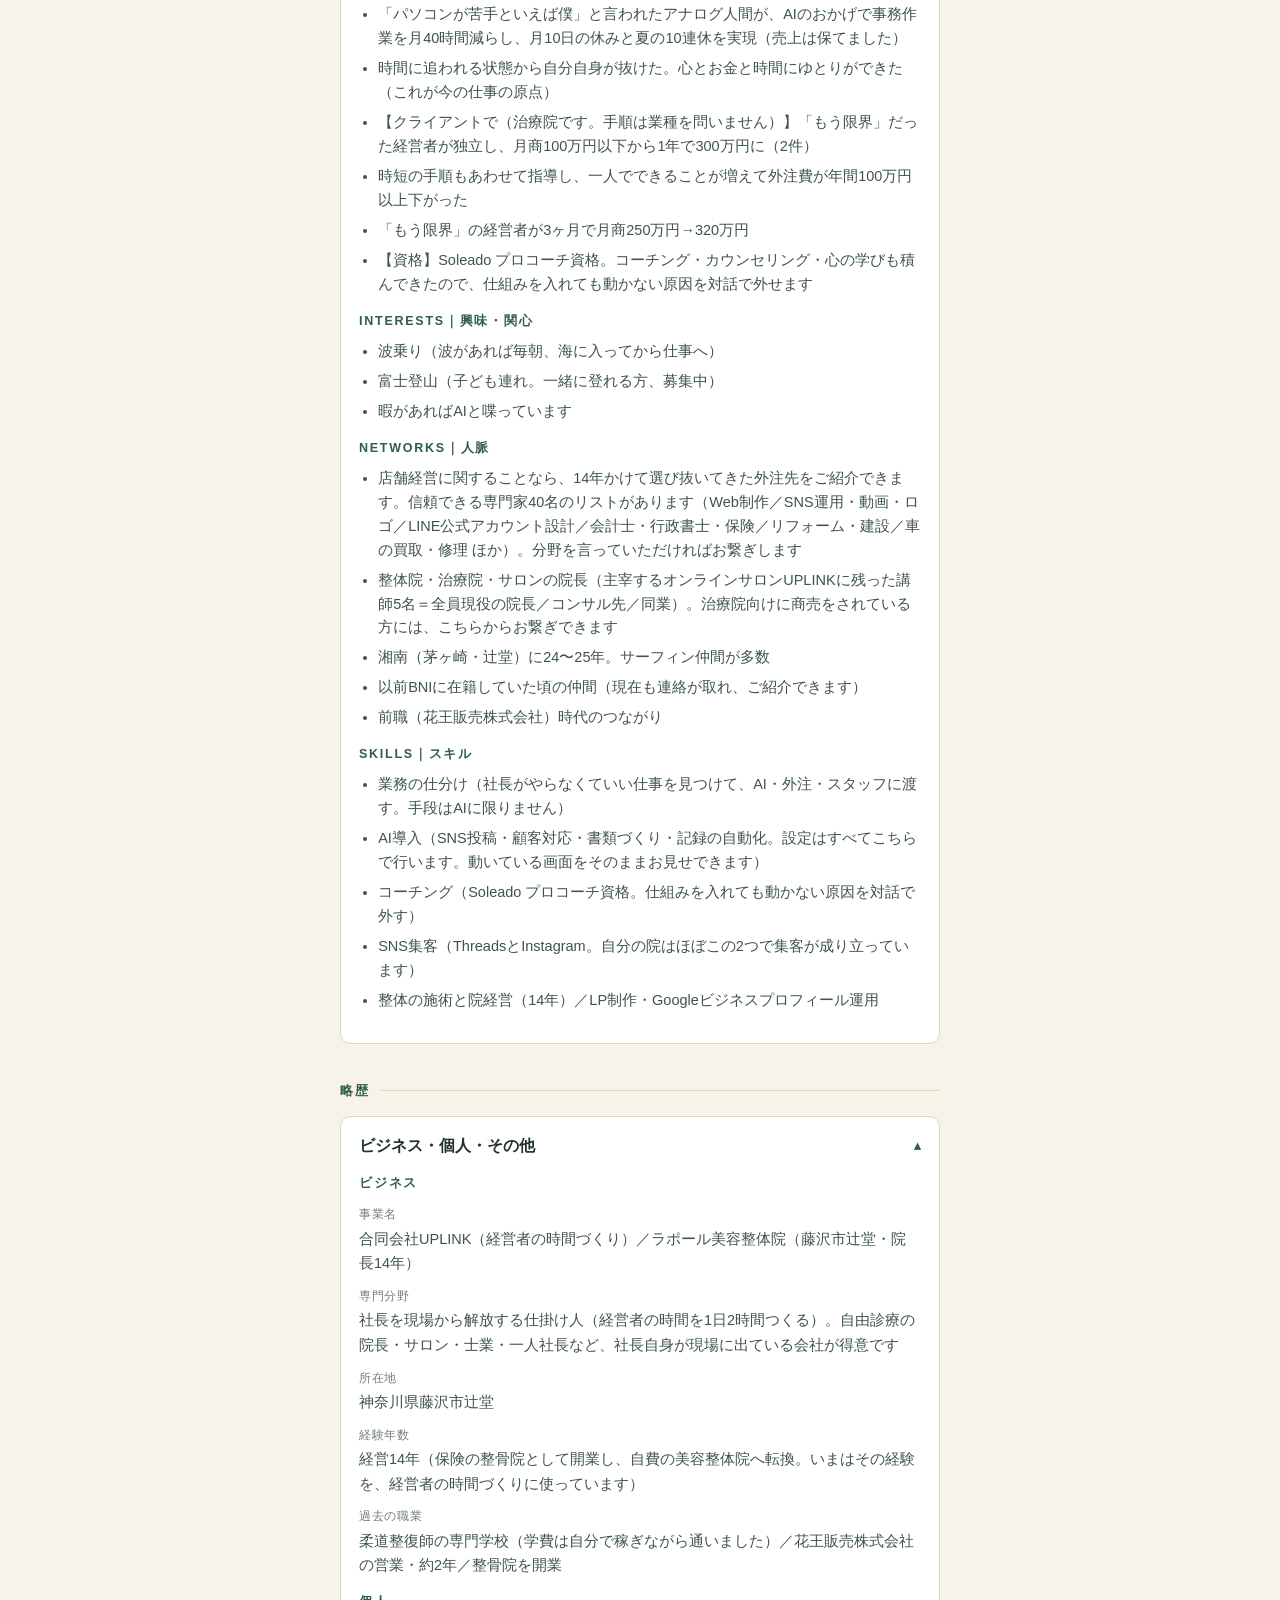
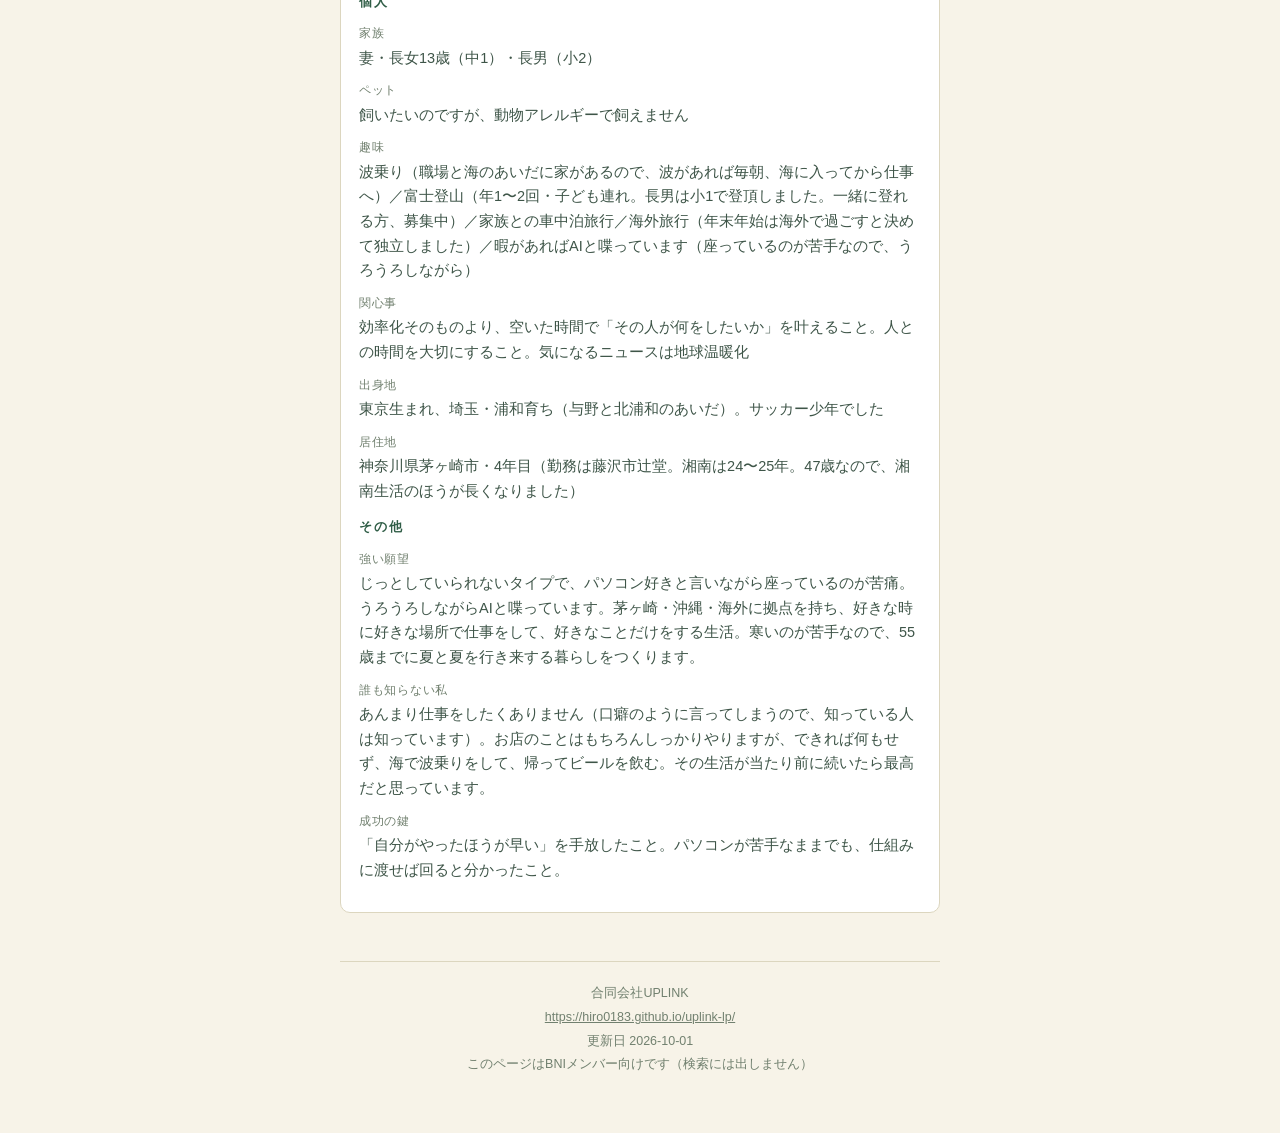
<file: card/bni/index.html>
<!doctype html>
<html lang="ja"><head><meta charset="utf-8">
<meta name="viewport" content="width=device-width,initial-scale=1">
<meta name="robots" content="noindex">
<title>成相 裕康</title>
<!--
  名刺のQRの「入口」。名刺は刷り直さず、ここの行き先（下の3か所のURL）だけ変えれば飛び先が変わる。
  このページの場所（card/bni/）は動かさない・消さない。
-->
<meta http-equiv="refresh" content="0; url=https://hiro0183.github.io/uplink-lp/bni/nariai/">
<link rel="canonical" href="https://hiro0183.github.io/uplink-lp/bni/nariai/">
<script>location.replace("https://hiro0183.github.io/uplink-lp/bni/nariai/" + location.search);</script>
</head><body style="font-family:sans-serif;padding:24px">
<p><a href="https://hiro0183.github.io/uplink-lp/bni/nariai/">ページを開く</a></p>
</body></html>
</file>
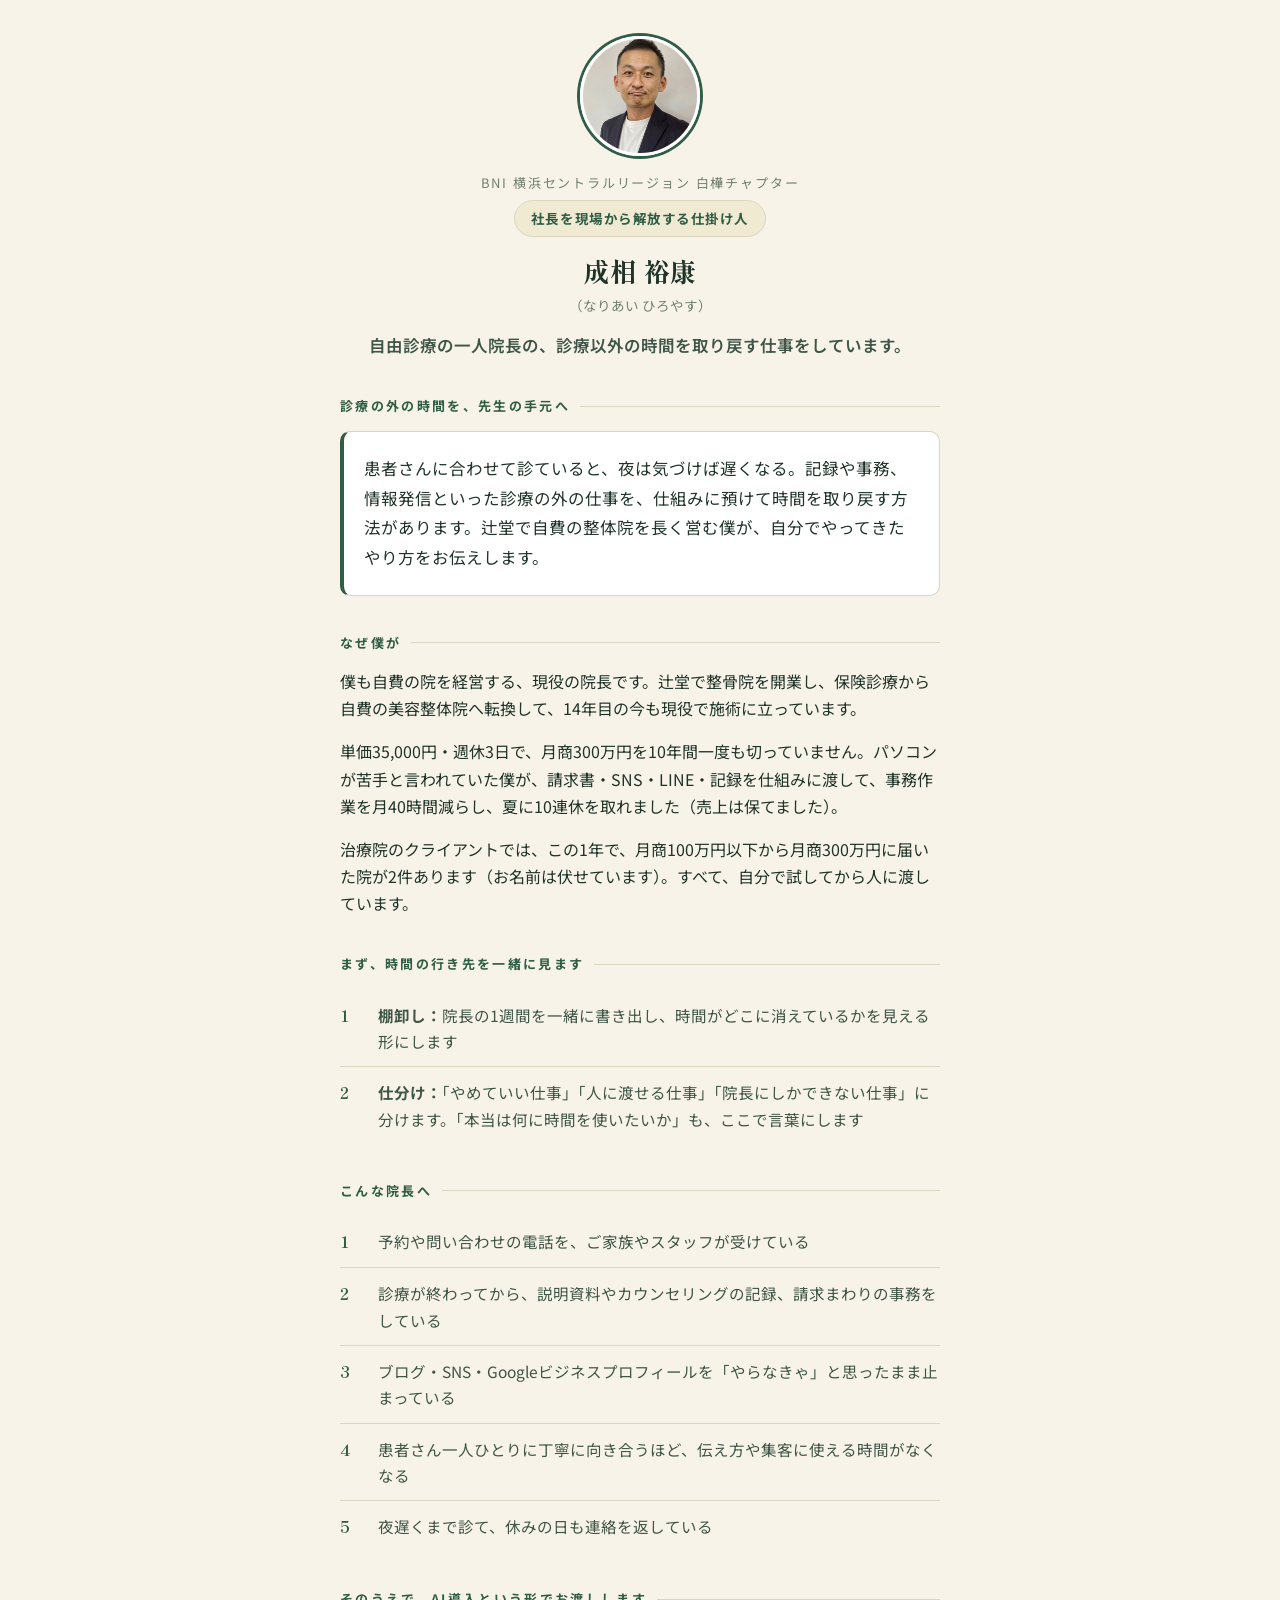
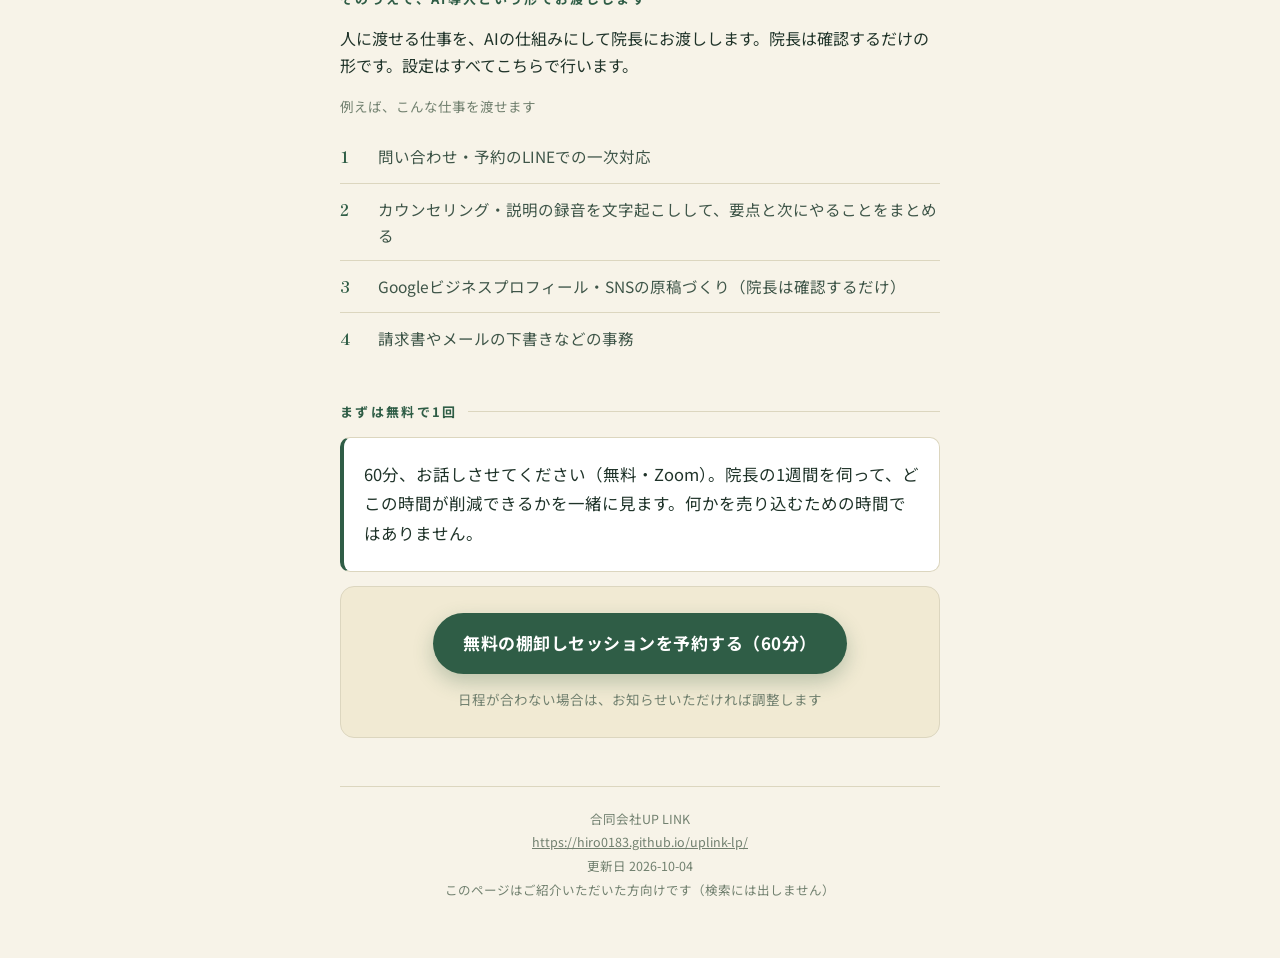
<file: bni/nariai/clinic/index.html>
<!DOCTYPE html>
<html lang="ja">
<head>
<meta charset="UTF-8">
<meta name="viewport" content="width=device-width, initial-scale=1">
<title>自由診療の一人院長の方へ｜成相 裕康</title>
<meta name="description" content="自由診療のクリニック・治療院・サロンを一人で回している院長の方へ。診療以外の時間を、仕組みに渡して取り戻す方法をお伝えします。">
<meta name="robots" content="noindex,nofollow">
<meta property="og:type" content="website">
<meta property="og:title" content="自由診療の一人院長の方へ｜成相 裕康">
<meta property="og:description" content="診療以外の時間を、仕組みに渡して取り戻す。まずは無料で1回、一緒に見ます。">
<link rel="preconnect" href="https://fonts.googleapis.com">
<link rel="preconnect" href="https://fonts.gstatic.com" crossorigin>
<link href="https://fonts.googleapis.com/css2?family=Noto+Sans+JP:wght@400;500;700&family=Shippori+Mincho:wght@500;700&display=swap" rel="stylesheet">
<style>
:root{
  --bg:#F7F3E8; --card:#FFFFFF; --line:#DCD6BF;
  --ink:#1F3329; --ink2:#3E5548; --mut:#71806F;
  --green:#2F5D46; --greend:#1D3A2C; --cream:#F1EAD3;
  --accent:#2F5D46;
  --ff:"Noto Sans JP","Hiragino Kaku Gothic ProN","Yu Gothic","Meiryo",sans-serif;
  --fm:"Shippori Mincho","Hiragino Mincho ProN","Yu Mincho",serif;
}
@media (prefers-color-scheme: dark){
  :root{
    --bg:#12201A; --card:#1A2C24; --line:#2E4438;
    --ink:#EDF3EC; --ink2:#C8D6C9; --mut:#8FA192;
    --green:#7FD1A8; --greend:#0E1913; --cream:#20302A;
    --accent:#7FD1A8;
  }
}
*{box-sizing:border-box}
html,body{margin:0;padding:0}
body{
  background:var(--bg); color:var(--ink); font-family:var(--ff);
  font-size:16px; line-height:1.7; -webkit-font-smoothing:antialiased;
}
.wrap{max-width:640px;margin:0 auto;padding:28px 20px 56px}
a{color:var(--green)}
h1,h2,h3{font-family:var(--fm); color:var(--ink); line-height:1.5; letter-spacing:.02em}
p{margin:0 0 1em}

/* ---- ヘッダー（名刺の続き） ---- */
.card-head{text-align:center; padding-top:8px}
.photo{width:120px;height:120px;border-radius:50%;object-fit:cover;
  border:3px solid var(--card); box-shadow:0 0 0 3px var(--green); margin:0 auto 16px; display:block}
.chapter{font-size:13px; letter-spacing:.14em; color:var(--mut); margin-bottom:6px}
.category{display:inline-block; background:var(--cream); color:var(--green);
  border:1px solid var(--line); border-radius:999px; padding:6px 16px; font-size:13.5px;
  font-weight:700; letter-spacing:.04em; margin-bottom:14px}
.name{font-size:26px; font-weight:700; margin:0 0 4px}
.kana{font-size:13.5px; color:var(--mut); margin-bottom:14px}
.tagline{font-size:16.5px; color:var(--ink2); font-weight:600}

/* ---- セクション共通 ---- */
section{margin-top:36px}
.sec-title{display:flex; align-items:center; gap:10px; font-size:13px; letter-spacing:.18em;
  color:var(--green); font-weight:700; margin-bottom:14px}
.sec-title::after{content:"";flex:1;height:1px;background:var(--line)}

/* ---- 引用カード（紹介のお願い） ---- */
.ask-card{background:var(--card); border:1px solid var(--line); border-left:4px solid var(--green);
  border-radius:10px; padding:22px 20px; font-size:16.5px; line-height:1.8; color:var(--ink)}

/* ---- 番号リスト ---- */
.numlist{list-style:none; margin:0; padding:0; counter-reset:n}
.numlist li{counter-increment:n; display:grid; grid-template-columns:28px 1fr; gap:10px;
  padding:12px 0; border-bottom:1px solid var(--line); font-size:15.5px; color:var(--ink2)}
.numlist li:last-child{border-bottom:none}
.numlist li::before{content:counter(n); font-family:var(--fm); font-weight:700; color:var(--green); font-size:16px}
.note{font-size:13.5px; color:var(--mut); margin-top:12px}

/* ---- CTA ---- */
.cta-box{text-align:center; background:var(--cream); border:1px solid var(--line);
  border-radius:14px; padding:26px 18px; margin-top:14px}
.cta-btn{display:inline-block; background:var(--green); color:#FFFFFF !important; text-decoration:none;
  font-weight:700; font-size:17px; letter-spacing:.03em; padding:16px 30px; border-radius:999px;
  box-shadow:0 8px 20px rgba(47,93,70,.28)}
.cta-sub{font-size:13.5px; color:var(--mut); margin-top:14px; margin-bottom:0}

/* ---- 紹介できる専門家（チップ） ---- */
.give-intro{font-size:14.5px; color:var(--mut); margin-bottom:16px}
.give-group{margin-bottom:16px}
.give-field{font-size:14.5px; font-weight:700; color:var(--ink); margin-bottom:8px}
.give-field .cnt{color:var(--mut); font-weight:400; font-size:13px}
.chips{display:flex; flex-wrap:wrap; gap:8px}
.chip{background:var(--card); border:1px solid var(--line); border-radius:999px;
  padding:6px 13px; font-size:13.5px; color:var(--ink2)}

/* ---- details ---- */
details{background:var(--card); border:1px solid var(--line); border-radius:10px;
  padding:16px 18px; margin-bottom:12px}
details > summary{cursor:pointer; font-weight:700; font-size:15.5px; color:var(--ink); list-style:none;
  display:flex; align-items:center; justify-content:space-between}
details > summary::-webkit-details-marker{display:none}
details > summary::after{content:"▾"; color:var(--green); font-size:13px; margin-left:8px}
details[open] > summary::after{content:"▴"}
.gains-block{margin-top:14px}
.gains-block h4{font-size:12.5px; letter-spacing:.14em; color:var(--green); margin:0 0 8px; font-weight:700}
.gains-block ul{margin:0 0 14px; padding-left:1.2em}
.gains-block li{font-size:14.5px; color:var(--ink2); margin-bottom:6px; line-height:1.65}
.bio-block{margin-top:6px}
.bio-block dl{margin:0 0 14px}
.bio-block dt{font-size:12px; color:var(--mut); letter-spacing:.06em; margin-top:10px}
.bio-block dd{font-size:14.5px; color:var(--ink2); margin:2px 0 0; line-height:1.7}

/* ---- フッター ---- */
footer{margin-top:48px; padding-top:20px; border-top:1px solid var(--line);
  font-size:12.5px; color:var(--mut); text-align:center; line-height:1.9}
footer a{color:var(--mut)}

/* ---- 一覧ページ用 ---- */
.member-list{list-style:none; margin:0; padding:0; display:grid; gap:14px}
.member-card{display:flex; align-items:center; gap:16px; background:var(--card);
  border:1px solid var(--line); border-radius:12px; padding:16px; text-decoration:none}
.member-card img{width:64px;height:64px;border-radius:50%;object-fit:cover;flex:none}
.member-card .mc-name{font-weight:700; color:var(--ink); font-size:16px; margin:0 0 2px}
.member-card .mc-cat{font-size:13px; color:var(--green)}
</style>
</head>
<body>
<div class="wrap">

  <div class="card-head">
    <img class="photo" src="../photo.jpg" alt="成相 裕康">
    <div class="chapter">BNI 横浜セントラルリージョン 白樺チャプター</div>
    <div class="category">社長を現場から解放する仕掛け人</div>
    <h1 class="name">成相 裕康</h1>
    <div class="kana">（なりあい ひろやす）</div>
    <p class="tagline">自由診療の一人院長の、診療以外の時間を取り戻す仕事をしています。</p>
  </div>

  <section>
    <div class="sec-title">診療の外の時間を、先生の手元へ</div>
    <div class="ask-card">患者さんに合わせて診ていると、夜は気づけば遅くなる。記録や事務、情報発信といった診療の外の仕事を、仕組みに預けて時間を取り戻す方法があります。辻堂で自費の整体院を長く営む僕が、自分でやってきたやり方をお伝えします。</div>
  </section>

  <section>
    <div class="sec-title">なぜ僕が</div>
    <p>僕も自費の院を経営する、現役の院長です。辻堂で整骨院を開業し、保険診療から自費の美容整体院へ転換して、14年目の今も現役で施術に立っています。</p>
    <p>単価35,000円・週休3日で、月商300万円を10年間一度も切っていません。パソコンが苦手と言われていた僕が、請求書・SNS・LINE・記録を仕組みに渡して、事務作業を月40時間減らし、夏に10連休を取れました（売上は保てました）。</p>
    <p>治療院のクライアントでは、この1年で、月商100万円以下から月商300万円に届いた院が2件あります（お名前は伏せています）。すべて、自分で試してから人に渡しています。</p>
  </section>

  <section>
    <div class="sec-title">まず、時間の行き先を一緒に見ます</div>
    <ol class="numlist"><li><span><strong>棚卸し：</strong>院長の1週間を一緒に書き出し、時間がどこに消えているかを見える形にします</span></li><li><span><strong>仕分け：</strong>「やめていい仕事」「人に渡せる仕事」「院長にしかできない仕事」に分けます。「本当は何に時間を使いたいか」も、ここで言葉にします</span></li></ol>
  </section>

  <section>
    <div class="sec-title">こんな院長へ</div>
    <ol class="numlist"><li>予約や問い合わせの電話を、ご家族やスタッフが受けている</li><li>診療が終わってから、説明資料やカウンセリングの記録、請求まわりの事務をしている</li><li>ブログ・SNS・Googleビジネスプロフィールを「やらなきゃ」と思ったまま止まっている</li><li>患者さん一人ひとりに丁寧に向き合うほど、伝え方や集客に使える時間がなくなる</li><li>夜遅くまで診て、休みの日も連絡を返している</li></ol>
  </section>

  <section>
    <div class="sec-title">そのうえで、AI導入という形でお渡しします</div>
    <p>人に渡せる仕事を、AIの仕組みにして院長にお渡しします。院長は確認するだけの形です。設定はすべてこちらで行います。</p>
    <p class="note">例えば、こんな仕事を渡せます</p>
    <ol class="numlist"><li>問い合わせ・予約のLINEでの一次対応</li><li>カウンセリング・説明の録音を文字起こしして、要点と次にやることをまとめる</li><li>Googleビジネスプロフィール・SNSの原稿づくり（院長は確認するだけ）</li><li>請求書やメールの下書きなどの事務</li></ol>
  </section>

  <section>
    <div class="sec-title">まずは無料で1回</div>
    <div class="ask-card">60分、お話しさせてください（無料・Zoom）。院長の1週間を伺って、どこの時間が削減できるかを一緒に見ます。何かを売り込むための時間ではありません。</div>
    <div class="cta-box">
      <a class="cta-btn" href="https://timerex.net/s/tujido.rapport2019_afb5/5daf3edf" target="_blank" rel="noopener">無料の棚卸しセッションを予約する（60分）</a>
      <p class="cta-sub">日程が合わない場合は、お知らせいただければ調整します</p>
    </div>
  </section>

  <footer>
    合同会社UP LINK<br>
    <a href="https://hiro0183.github.io/uplink-lp/" target="_blank" rel="noopener">https://hiro0183.github.io/uplink-lp/</a><br>
    更新日 2026-10-04<br>
    このページはご紹介いただいた方向けです（検索には出しません）
  </footer>

</div>
</body>
</html>
</file>
